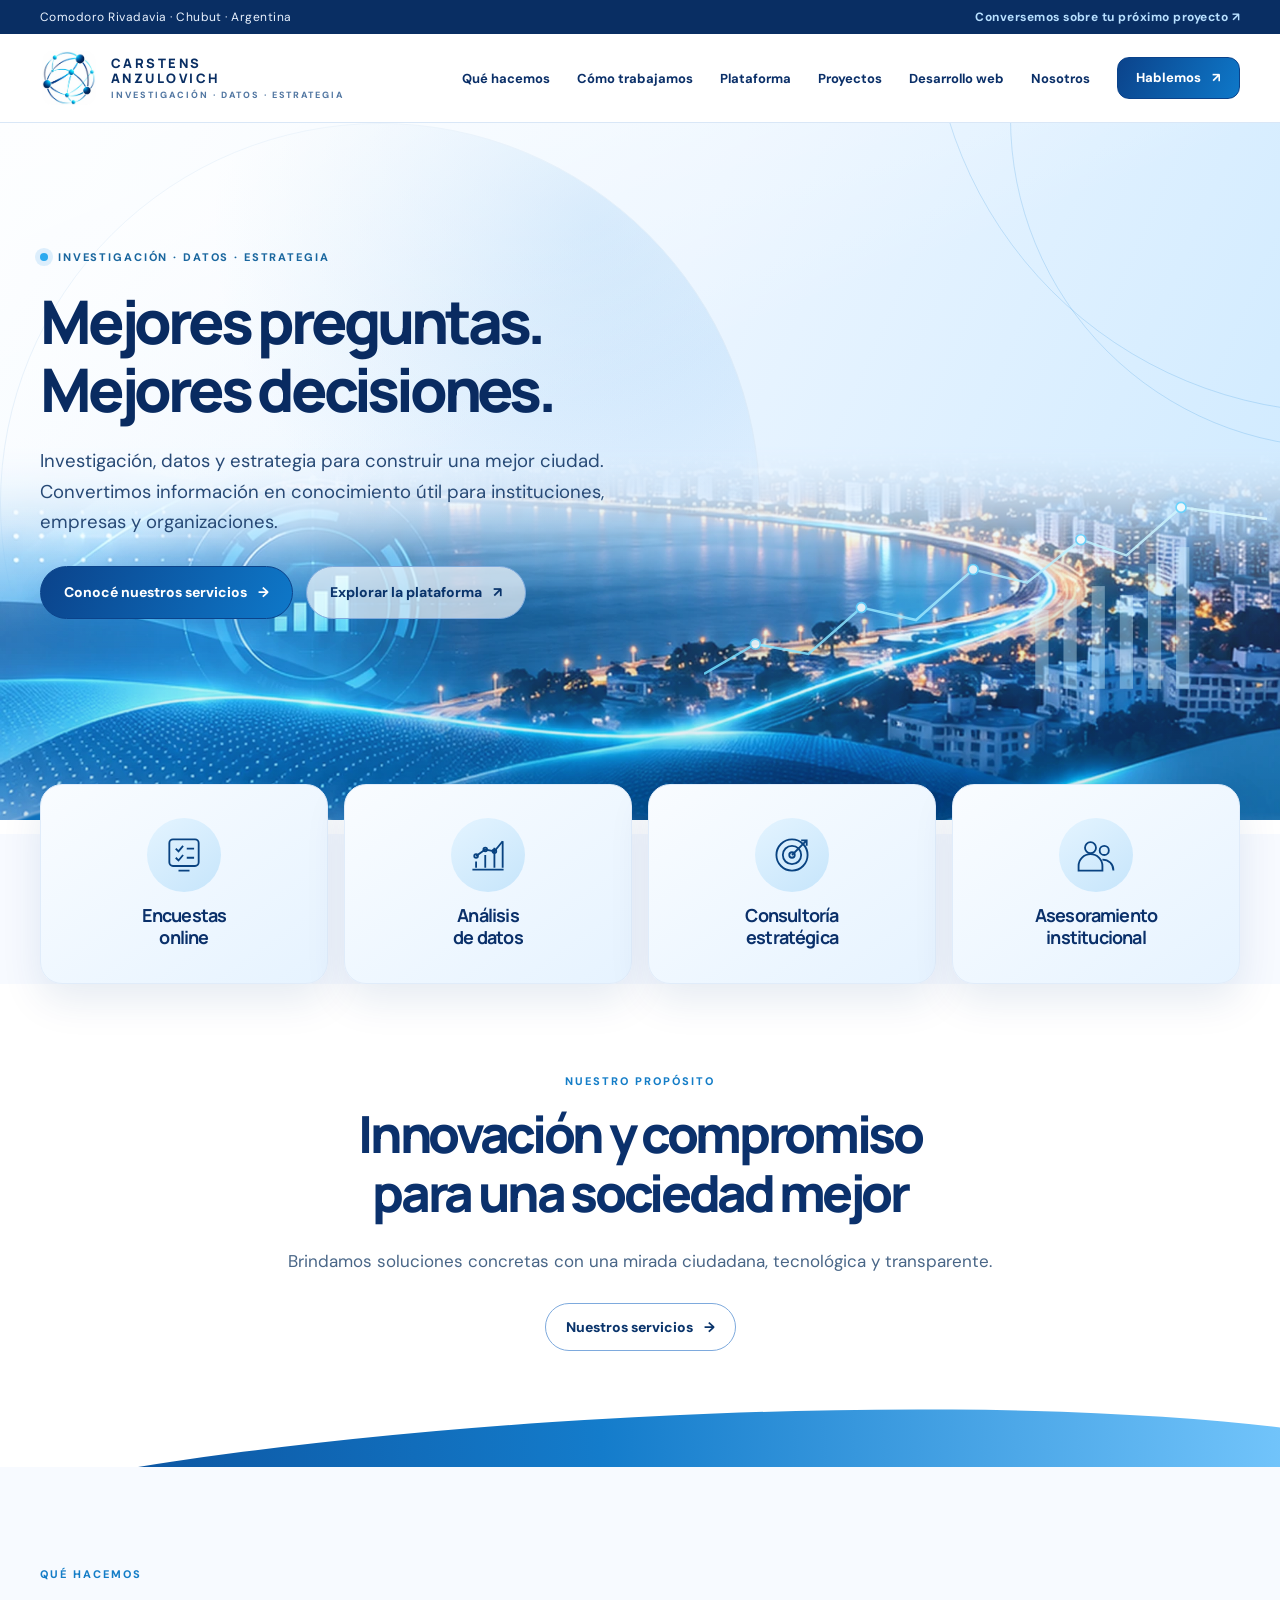
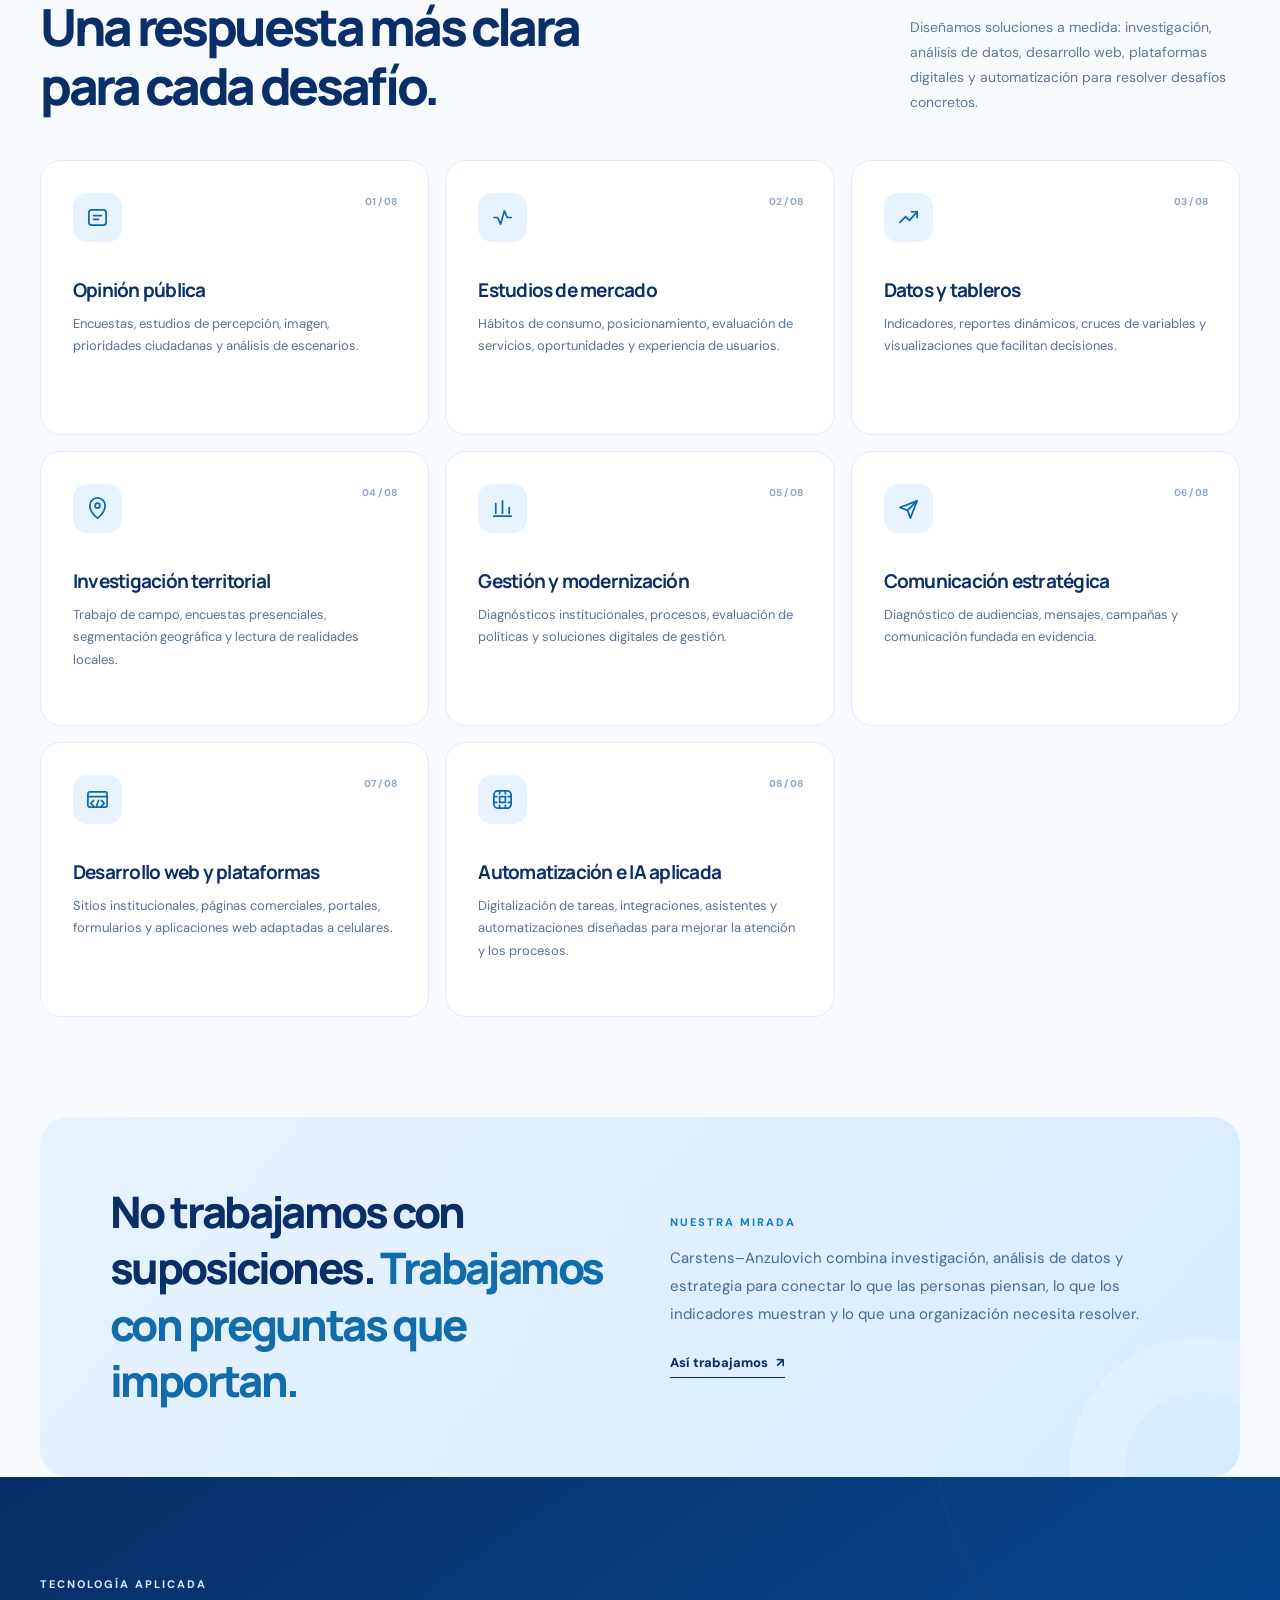
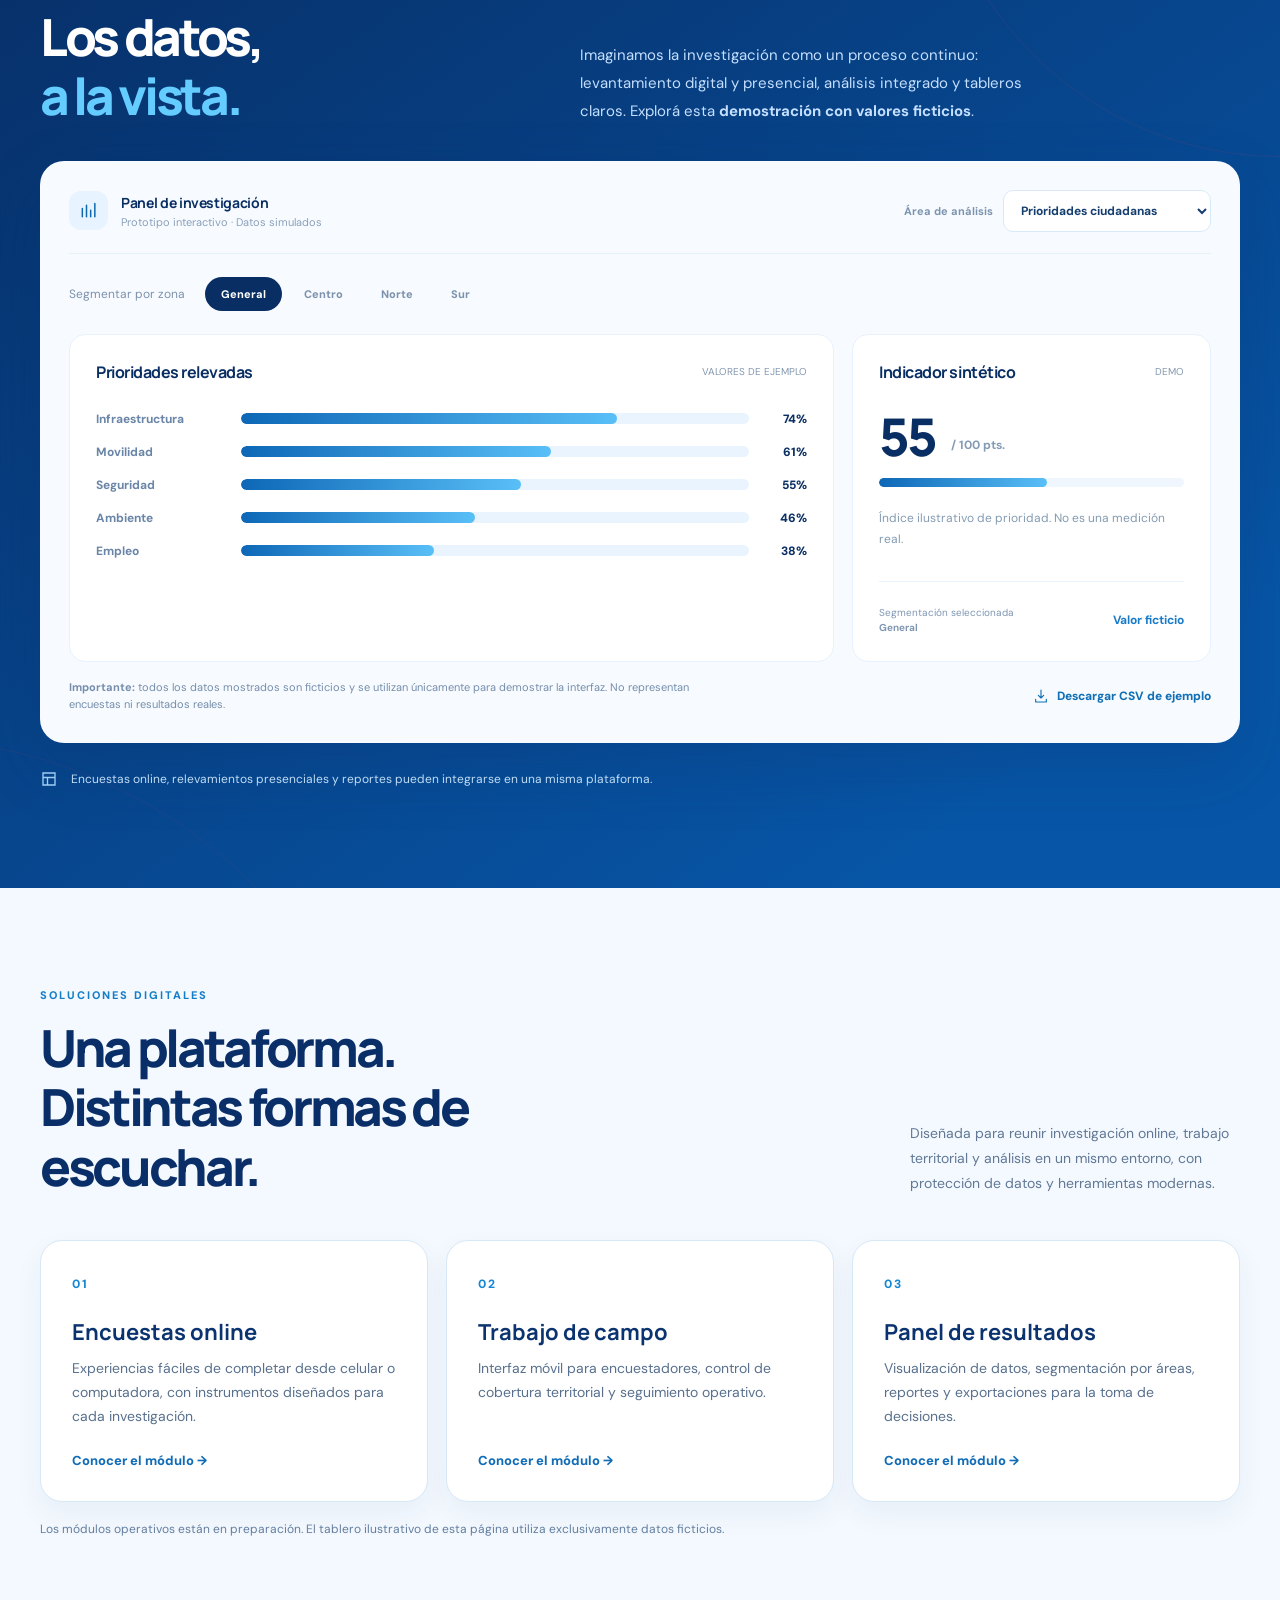
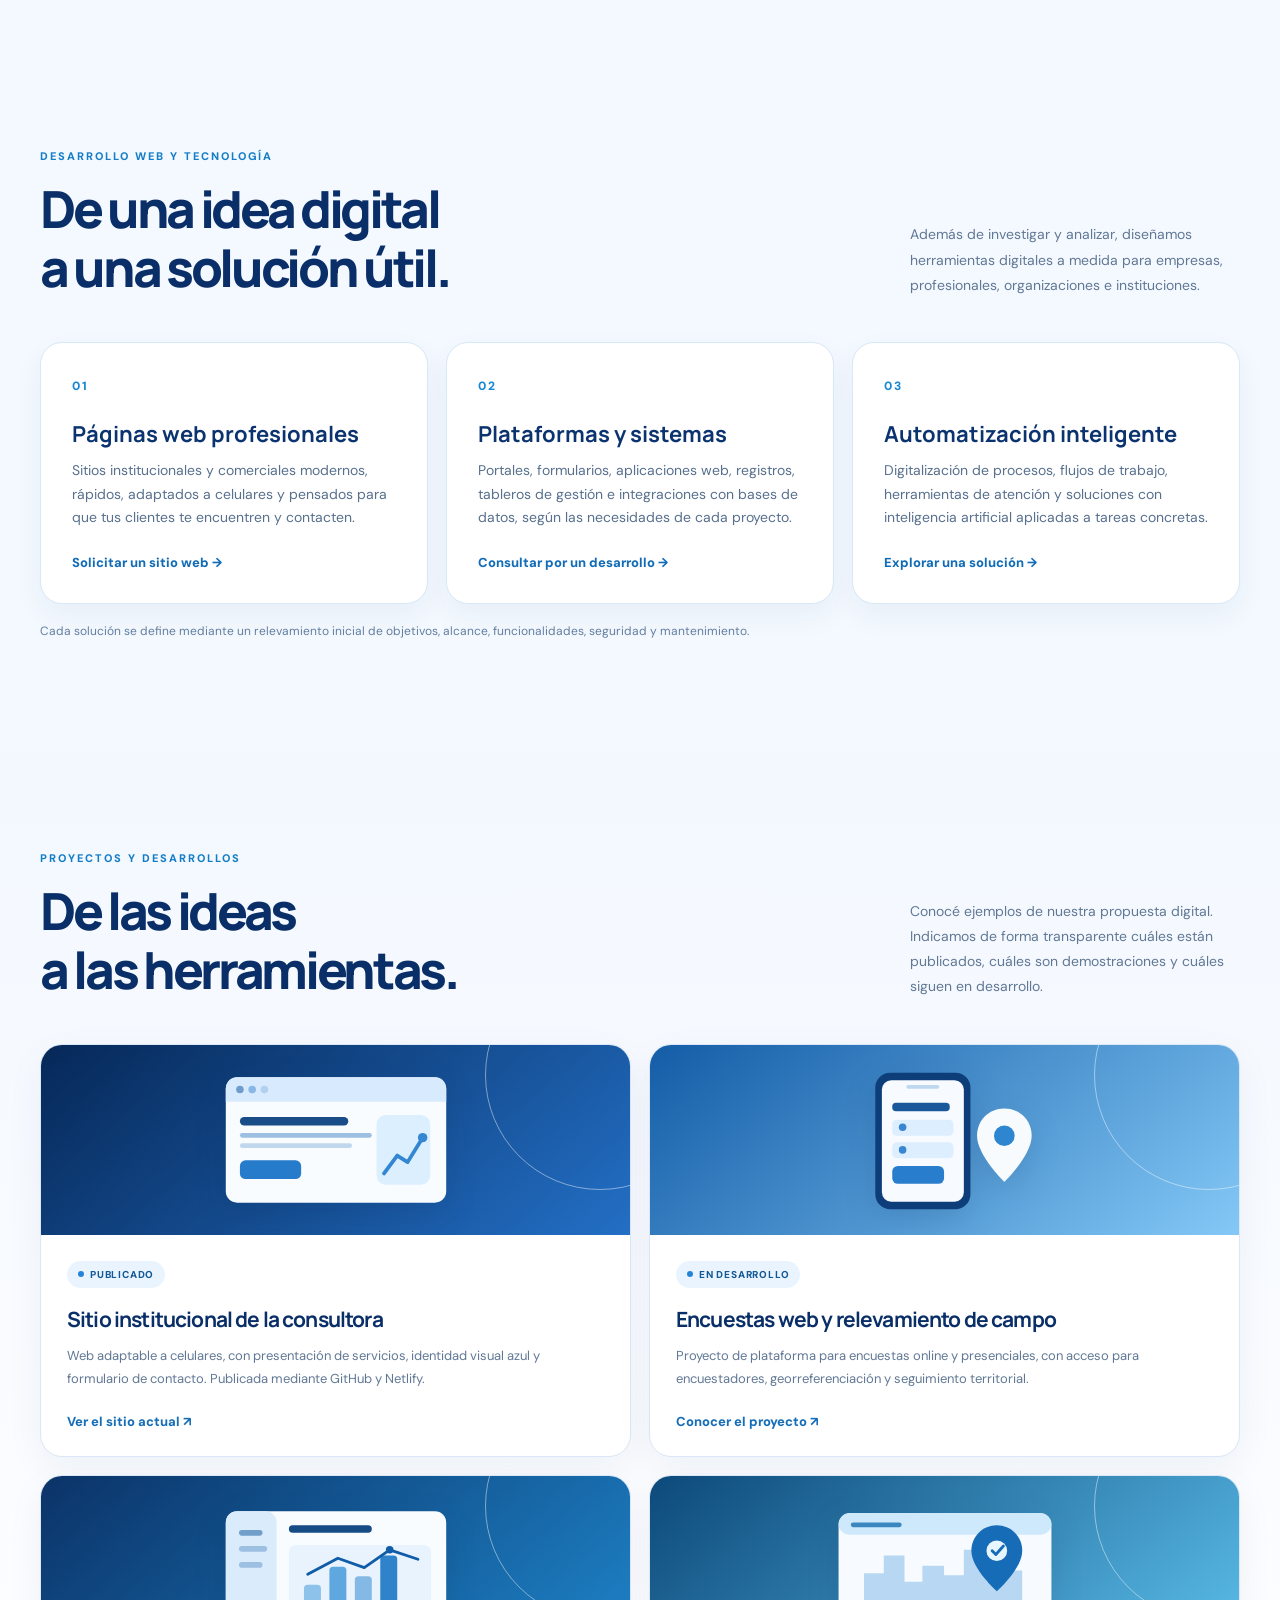
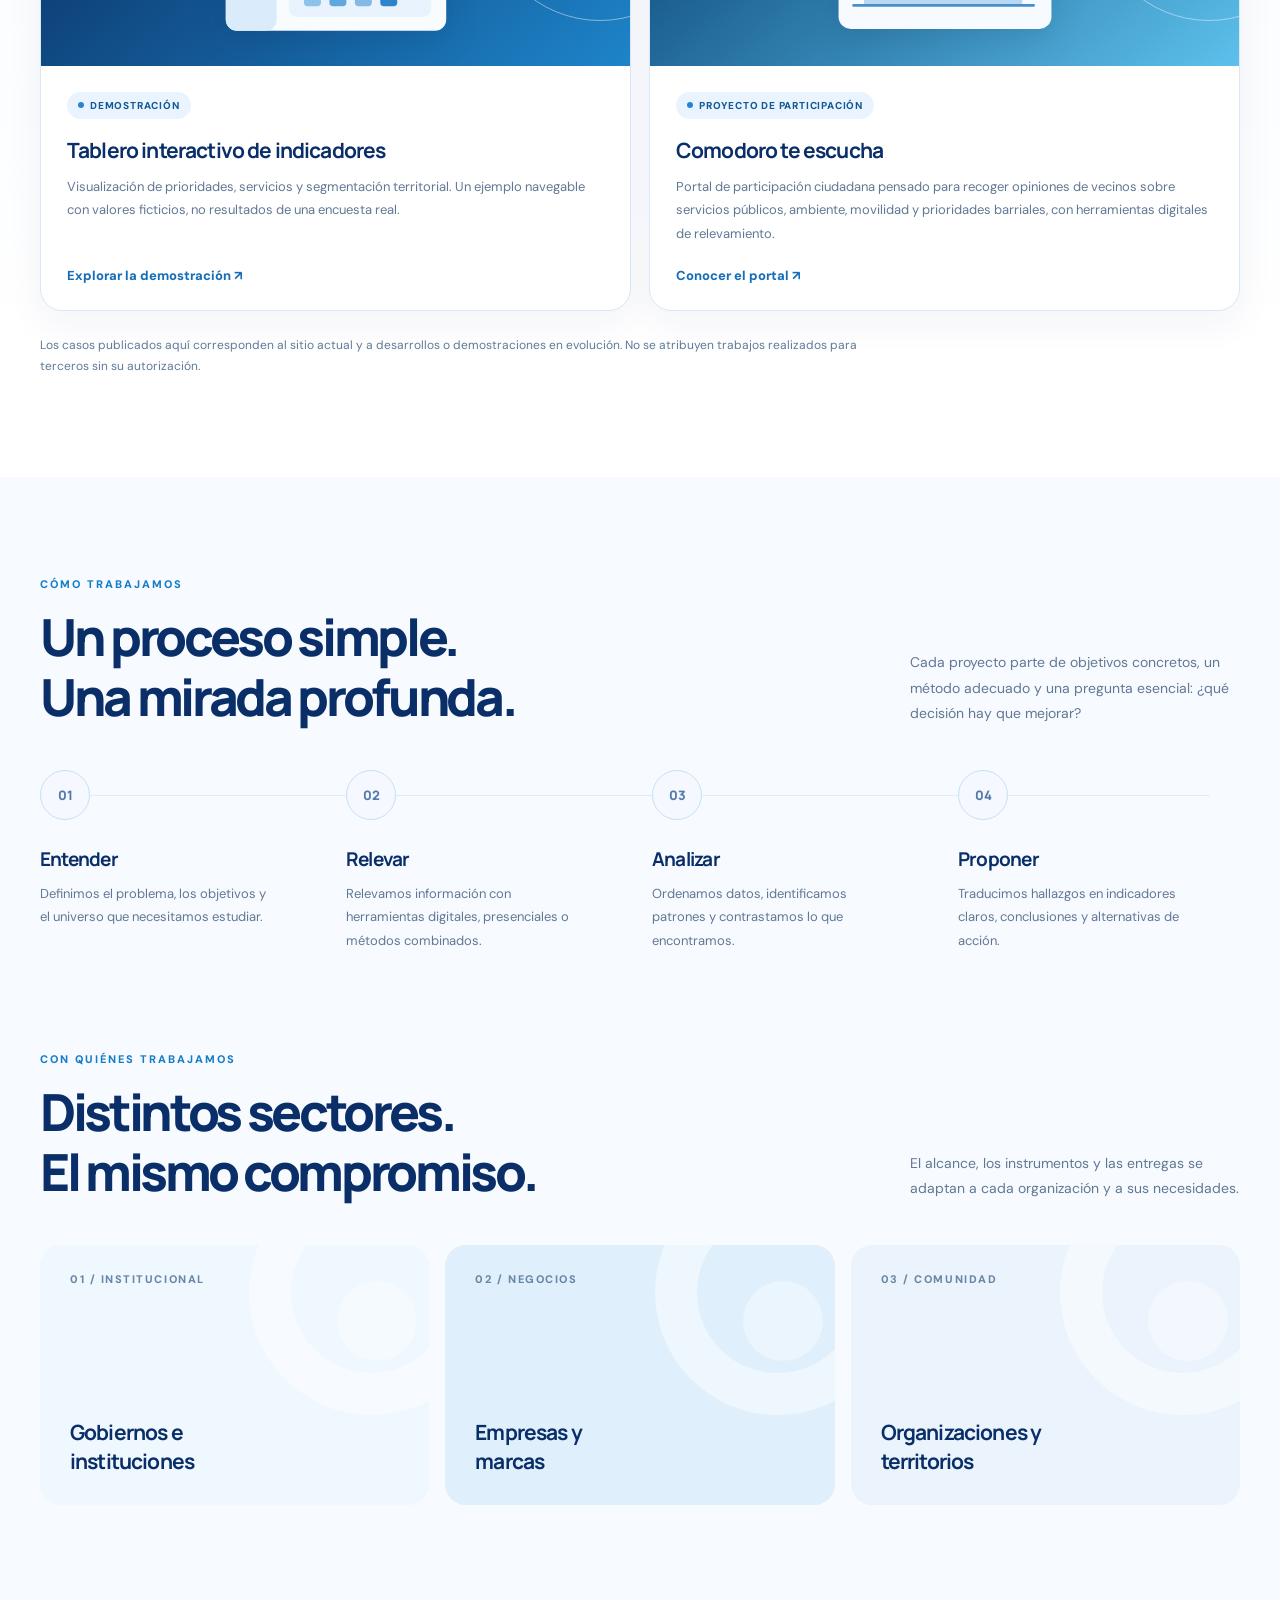
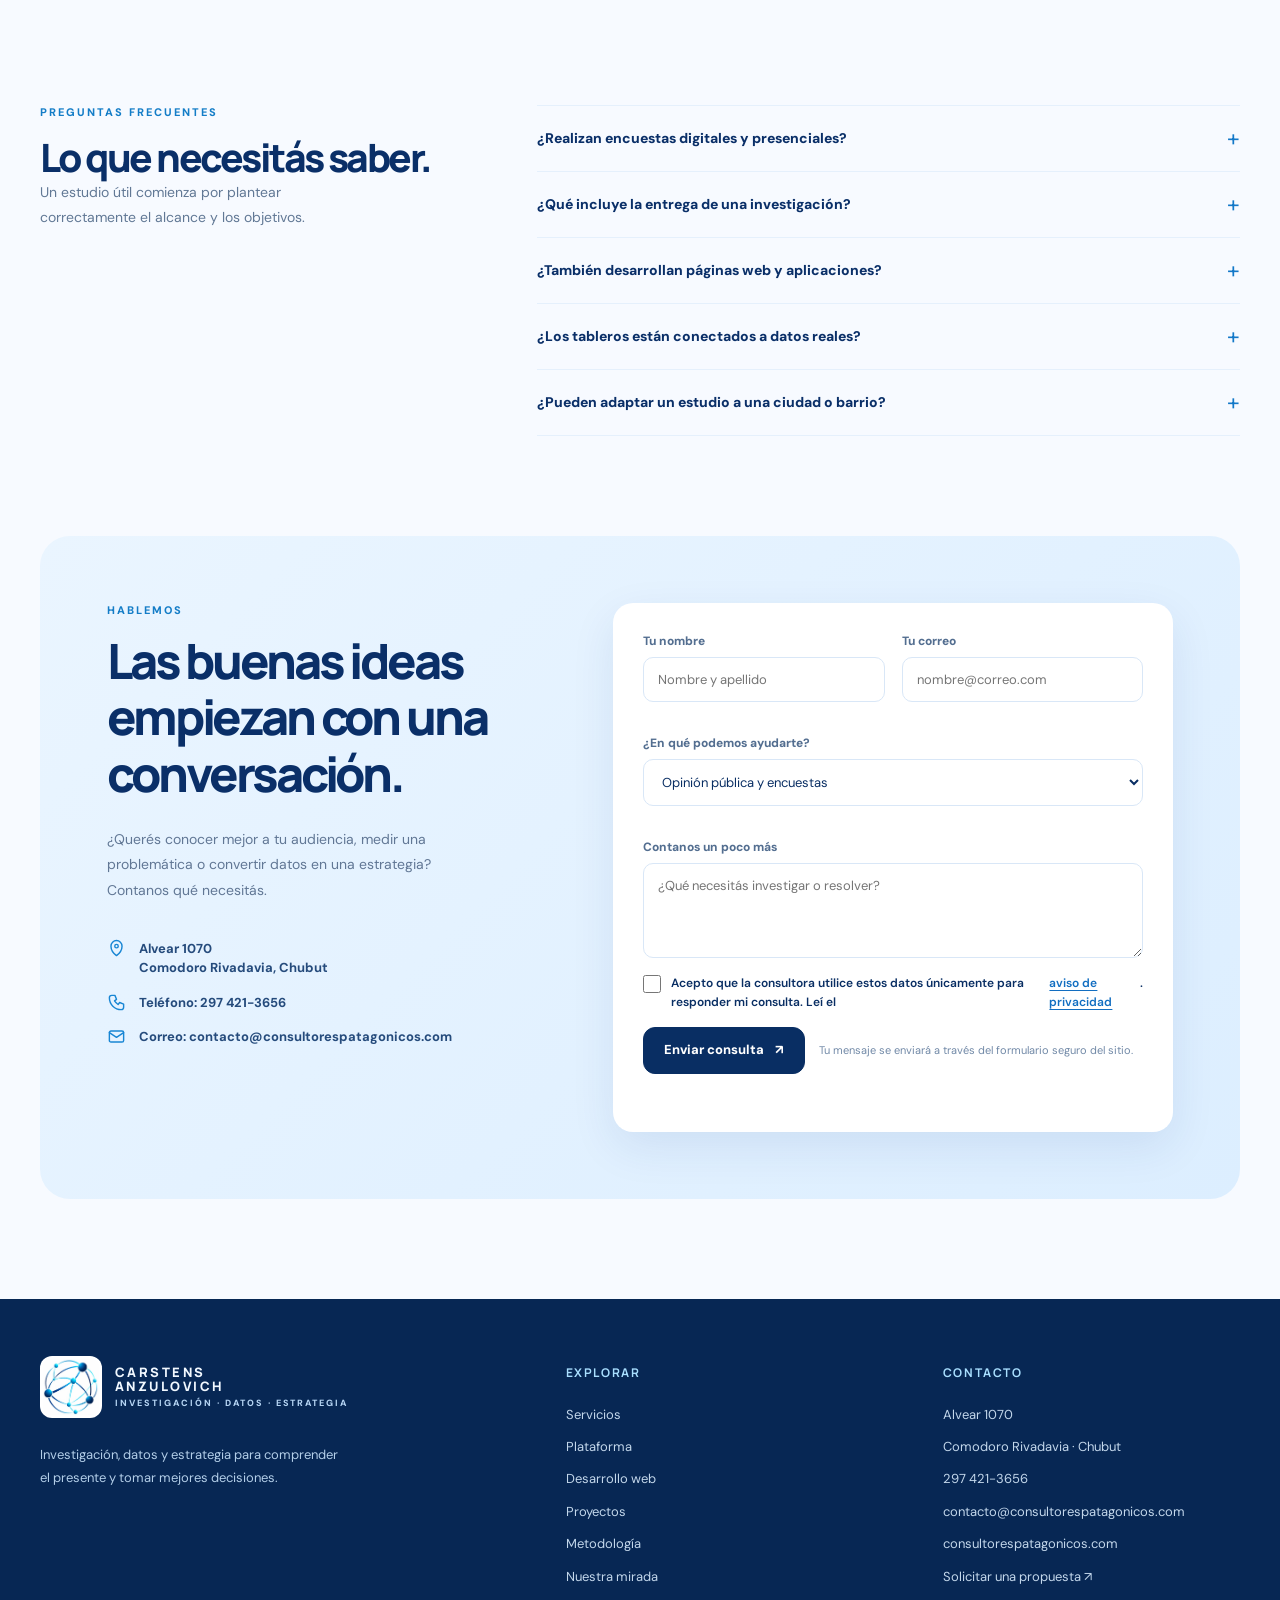
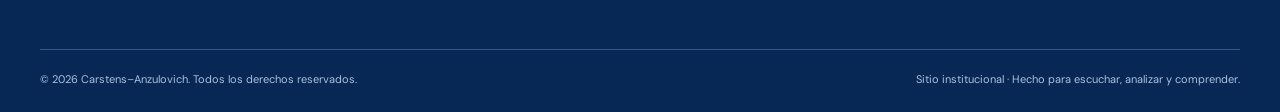
<file: site/index.html>
<!DOCTYPE html>

<html lang="es-AR">
<head>
<meta charset="utf-8"/>
<meta content="width=device-width, initial-scale=1" name="viewport"/>
<meta content="#0b2e63" name="theme-color"/>
<meta content="Carstens Anzulovich, consultora de Comodoro Rivadavia especializada en encuestas, opinión pública, investigación, análisis de datos, desarrollo web y soluciones digitales." name="description"/>
<meta content="website" property="og:type"/>
<meta content="Carstens Anzulovich | Investigación, tecnología y datos" property="og:title"/>
<meta content="Transformamos preguntas en información útil e información en mejores decisiones." property="og:description"/>
<link href="https://consultorespatagonicos.com/" rel="canonical"/>
<meta content="https://consultorespatagonicos.com/" property="og:url"/>
<meta content="Carstens Anzulovich" property="og:site_name"/>
<meta content="summary" name="twitter:card"/>
<meta content="Carstens Anzulovich | Investigación, tecnología y datos" name="twitter:title"/>
<meta content="Mejores preguntas. Mejores decisiones. Estudios de opinión pública, investigación, datos y estrategia." name="twitter:description"/>
<script type="application/ld+json">{"@context":"https://schema.org","@type":"Organization","name":"Carstens–Anzulovich Consultora","alternateName":"Carstens Anzulovich","url":"https://consultorespatagonicos.com/","description":"Investigación de opinión pública, estudios de mercado, relevamientos, desarrollo web, automatización y análisis de datos.","logo":"https://consultorespatagonicos.com/logo.webp","address":{"@type":"PostalAddress","streetAddress":"Alvear 1070","addressLocality":"Comodoro Rivadavia","addressRegion":"Chubut","addressCountry":"AR"},"telephone":"2974213656","email":"contacto@consultorespatagonicos.com"}</script>
<script type="application/ld+json">{"@context":"https://schema.org","@type":"WebSite","name":"Carstens Anzulovich","alternateName":"Carstens–Anzulovich Consultora","url":"https://consultorespatagonicos.com/"}</script>
<link href="favicon.png" rel="icon" type="image/png"/>
<link href="https://fonts.googleapis.com" rel="preconnect"/>
<link crossorigin="" href="https://fonts.gstatic.com" rel="preconnect"/>
<link href="https://fonts.googleapis.com/css2?family=DM+Sans:wght@400;500;600;700;800&amp;family=Manrope:wght@400;500;600;700;800&amp;display=swap" rel="stylesheet"/>
<title>Carstens Anzulovich | Consultora en Comodoro Rivadavia</title>
<style>
    :root {
      --ink:#0b2e63; --ink-2:#285182; --muted:#617795; --cream:#f5f9ff;
      --paper:#ffffff; --lime:#1378c8; --mint:#e5f2ff; --line:#d9e7f7;
      --dark:#092c60; --dark-2:#17477d; --max:1200px;
      --r:22px; --shadow:0 18px 55px rgba(14,56,112,.10);
    }
    *,*::before,*::after{box-sizing:border-box}
    html{scroll-behavior:smooth;scroll-padding-top:92px}
    body{margin:0;background:var(--cream);color:var(--ink);font-family:'DM Sans',system-ui,-apple-system,BlinkMacSystemFont,'Segoe UI',sans-serif;-webkit-font-smoothing:antialiased}
    a{color:inherit;text-decoration:none}
    button,input,select,textarea{font:inherit}
    button{cursor:pointer}
    img,svg{max-width:100%}
    ::selection{background:var(--lime);color:var(--ink)}
    :focus-visible{outline:3px solid #1378c8;outline-offset:4px}
    .shell{width:min(calc(100% - 64px),var(--max));margin-inline:auto}
    .topline{background:var(--ink);color:#eaf3ff;font-size:12px;letter-spacing:.04em}
    .topline .shell{height:34px;display:flex;justify-content:space-between;align-items:center;gap:14px}
    .topline a{color:#b8e0ff;font-weight:700}
    .nav-wrap{position:sticky;top:0;z-index:40;background:rgba(255,253,248,.93);backdrop-filter:blur(18px);border-bottom:1px solid rgba(14,56,112,.08)}
    .nav{display:flex;align-items:center;justify-content:space-between;height:88px;gap:24px}
    .brand{display:flex;align-items:center;gap:13px;min-width:247px}
    .brand-mark{display:block;width:62px;height:62px;object-fit:contain;border-radius:12px;background:transparent;padding:2px}
    .brand-word{line-height:1.15;display:flex;flex-direction:column;gap:4px}
    .brand-word strong{font-family:Manrope,sans-serif;font-size:13px;letter-spacing:.19em;font-weight:800}
    .brand-word span{font-size:9px;letter-spacing:.22em;color:var(--muted);text-transform:uppercase;font-weight:800}
    .nav-links{display:flex;align-items:center;gap:27px;font-weight:700;font-size:13px}
    .nav-links a:not(.btn){transition:color .2s}
    .nav-links a:not(.btn):hover{color:#1685d9}
    .btn{display:inline-flex;align-items:center;justify-content:center;gap:11px;background:var(--ink);color:white;padding:15px 20px;border:1px solid var(--ink);border-radius:12px;font-size:13px;font-weight:800;line-height:1.15;transition:transform .25s,background .25s,box-shadow .25s}
    .btn:hover{transform:translateY(-2px);background:#12559c;box-shadow:0 10px 22px rgba(14,56,112,.11)}
    .btn svg{width:17px;height:17px;flex:none}
    .btn-lime{background:var(--lime);color:#fff;border-color:var(--lime)}
    .btn-lime:hover{background:#095fae}
    .btn-ghost{background:transparent;color:var(--ink);border-color:#ccdeee}
    .btn-ghost:hover{background:#edf6ff;box-shadow:none}
    .nav-cta{padding:13px 18px;background:#1378c8;border-color:#1378c8;color:#fff}
    .mobile-toggle{display:none;border:0;background:transparent;color:var(--ink);padding:10px;border-radius:10px}
    .mobile-toggle svg{width:26px;height:26px}
    .hero{position:relative;overflow:hidden;padding:108px 0 118px;background:radial-gradient(circle at 15% 15%, rgba(125,190,245,.16), transparent 38%),linear-gradient(150deg,#ffffff 0%,#f5f9ff 60%,#e4f2ff 100%)}
    .hero::before{content:'';position:absolute;z-index:0;width:760px;height:760px;border:1px solid #dcebf9;border-radius:50%;top:-490px;right:-280px;pointer-events:none;animation:floatSlow 18s ease-in-out infinite}
    .hero::after{content:'';position:absolute;z-index:0;width:450px;height:450px;border:1px solid #dcebf9;border-radius:50%;top:-280px;right:-110px;pointer-events:none;animation:floatSlow 22s ease-in-out infinite reverse}
    .hero-grid{display:grid;grid-template-columns:1.08fr .92fr;align-items:center;gap:70px;position:relative;z-index:1}
    .eyebrow{display:inline-flex;gap:10px;align-items:center;color:#6c80a0;text-transform:uppercase;letter-spacing:.17em;font-size:11px;font-weight:800}
    .eyebrow:before{content:'';width:8px;height:8px;background:#1378c8;border-radius:50%;box-shadow:0 0 0 5px rgba(28,129,216,.13)}
    h1,h2,h3,p{margin-top:0}
    h1,h2,h3{font-family:Manrope,'DM Sans',sans-serif}
    h1{font-size:clamp(53px,5.35vw,78px);line-height:1.105;letter-spacing:-.075em;font-weight:800;margin:25px 0}
    h1 em{font-style:normal;color:#1887d9}
    .hero-copy .lead{font-size:17px;line-height:1.8;max-width:535px;color:#617795;margin:0 0 30px}
    .hero-actions{display:flex;align-items:center;gap:13px;flex-wrap:wrap}
    .hero-small{display:flex;align-items:center;gap:14px;margin-top:42px;padding-top:23px;border-top:1px solid var(--line);max-width:510px}
    .hero-small .dots{display:flex;margin-right:6px}
    .hero-small .dots i{width:14px;height:14px;border:2px solid var(--cream);border-radius:50%;background:#0b2e63;margin-right:-5px}
    .hero-small .dots i:nth-child(2){background:#6bb8ee}.hero-small .dots i:nth-child(3){background:#acd6f6}
    .hero-small p{font-size:12px;line-height:1.6;color:var(--muted);margin:0}
    .hero-small strong{color:var(--ink)}
    .hero-visual{position:relative;min-width:0;padding:22px 0}
    .visual-board{position:relative;background:linear-gradient(180deg,#ffffff 0%,#ffffff 100%);border:1px solid #d9e7f7;border-radius:30px;padding:25px;box-shadow:0 34px 90px rgba(14,56,112,.11);transform:rotate(1deg);backdrop-filter:blur(8px);animation:cardFloat 10s ease-in-out infinite}
    .visual-board::before{content:'';position:absolute;inset:12px -15px -12px 15px;background:linear-gradient(135deg,#edf6ff,#e5f3ff);border-radius:28px;z-index:-1;transform:rotate(3deg)}
    .visual-top{display:flex;align-items:center;justify-content:space-between;gap:20px;margin-bottom:18px}
    .visual-top small{font-size:10px;letter-spacing:.16em;font-weight:800;color:#7288a9}
    .demotag{display:inline-flex;border:1px solid #dcecfb;border-radius:100px;color:#1887d9;background:#f0f8ff;padding:6px 9px;font-size:10px;font-weight:800;letter-spacing:.09em}
    .visual-title{font-family:Manrope,sans-serif;font-weight:800;font-size:24px;line-height:1.3;letter-spacing:-.04em;margin:0 0 13px}
    .viz-meta{display:flex;justify-content:space-between;gap:10px;font-size:11px;color:#8395b0;margin-bottom:23px}
    .viz-plot{position:relative;background:#ffffff;border:1px solid #edf6ff;border-radius:18px;padding:28px 20px 18px;overflow:hidden}
    .viz-grid{position:absolute;inset:0;background-image:linear-gradient(to right,rgba(14,56,112,.045) 1px,transparent 1px),linear-gradient(to bottom,rgba(14,56,112,.045) 1px,transparent 1px);background-size:38px 38px}
    .viz-lines{position:relative;width:100%;height:190px}
    .viz-lines svg{width:100%;height:100%;overflow:visible}
    .viz-legend{position:relative;display:flex;flex-wrap:wrap;gap:17px;margin-top:9px;font-size:10px;font-weight:700;color:#7085a5}
    .viz-legend span{display:flex;align-items:center;gap:7px}
    .viz-legend i{width:8px;height:8px;border-radius:50%;background:#6bb8ee}
    .viz-legend span:nth-child(2) i{background:#092c60}
    .viz-split{display:grid;grid-template-columns:1fr 1fr;gap:12px;margin-top:13px}
    .viz-stat{border:1px solid #dceaf7;border-radius:15px;padding:14px}
    .viz-stat span{display:block;font-size:10px;color:#7e94b0;margin-bottom:9px}
    .viz-stat strong{font-family:Manrope,sans-serif;letter-spacing:-.045em;font-size:18px}
    .viz-stat small{font-size:10px;color:#1887d9;display:block;margin-top:4px}
    .float-chip{position:absolute;right:-27px;bottom:-13px;background:linear-gradient(135deg,var(--ink),var(--ink-2));color:#fff;padding:13px 16px;box-shadow:var(--shadow);border-radius:13px;transform:rotate(-3deg);display:flex;align-items:center;gap:12px;font-size:11px;font-weight:700;animation:chipPulse 6s ease-in-out infinite}
    .float-chip i{width:25px;height:25px;display:grid;place-items:center;border-radius:9px;background:var(--lime);color:var(--ink);font-style:normal;font-size:17px}
    .stripe{background:#f4f9ff;border-top:1px solid #dfeafa;border-bottom:1px solid #dfeafa}
    .stripe-content{padding:27px 0;display:flex;align-items:center;justify-content:space-between;gap:25px}
    .stripe p{font-family:Manrope,sans-serif;font-size:12px;font-weight:800;letter-spacing:.07em;margin:0;color:#4f6c91}
    .stripe-items{display:flex;gap:31px;flex-wrap:wrap;align-items:center}
    .stripe-items span{display:flex;align-items:center;gap:7px;font-size:12px;font-weight:700;color:#52749f}
    .stripe-items span::before{content:'';width:5px;height:5px;background:#1378c8;border-radius:50%}
    .section{padding:106px 0}
    .section-head{display:flex;align-items:end;justify-content:space-between;gap:50px;margin-bottom:44px}
    .section-kicker{display:block;color:#1887d9;text-transform:uppercase;letter-spacing:.18em;font-size:11px;font-weight:800;margin-bottom:16px}
    h2{font-size:clamp(35px,4vw,54px);line-height:1.16;letter-spacing:-.065em;font-weight:800;margin-bottom:0}
    .section-head h2{max-width:650px}
    .section-head p{max-width:330px;line-height:1.8;color:var(--muted);font-size:14px;margin:0}
    .services-grid{display:grid;grid-template-columns:repeat(3,minmax(0,1fr));gap:16px}
    .service{background:white;border:1px solid #d9e7f7;border-radius:21px;padding:32px;min-height:275px;position:relative;transition:transform .25s,box-shadow .25s,border-color .25s}
    .service:hover{transform:translateY(-5px);box-shadow:var(--shadow);border-color:#cbdff1}
    .service-icon{display:grid;place-items:center;width:49px;height:49px;border-radius:14px;background:#eaf4ff;color:#177bca;margin-bottom:35px}
    .service-icon svg{width:23px;height:23px}
    .service h3{letter-spacing:-.04em;font-size:19px;margin:0 0 10px}
    .service p{font-size:13px;line-height:1.75;color:#617795;margin:0}
    .service-num{position:absolute;top:34px;right:31px;font-size:10px;color:#91a8c1;font-weight:800}
    .belief{background:#edf6ff;border-radius:28px;padding:67px 70px;display:grid;grid-template-columns:1fr 1fr;gap:60px;align-items:center;overflow:hidden;position:relative}
    .belief::after{content:'';width:260px;height:260px;border:55px solid rgba(255,255,255,.2);border-radius:50%;position:absolute;right:-90px;bottom:-120px}
    .belief .quote{font-family:Manrope,sans-serif;font-size:clamp(28px,3.4vw,47px);line-height:1.3;font-weight:800;letter-spacing:-.06em;margin:0}
    .belief .quote span{color:#1887d9}
    .belief aside{position:relative;z-index:1}
    .belief aside p{line-height:1.85;color:#617795;font-size:15px;margin-bottom:23px}
    .belief aside a{font-weight:800;font-size:13px;display:inline-flex;align-items:center;gap:8px;border-bottom:1px solid var(--ink);padding-bottom:6px}
    .dashboard-wrap{background:#082c5c;color:#fff;position:relative;overflow:hidden}
    .dashboard-wrap::before{content:'';width:700px;height:700px;position:absolute;right:-350px;top:-420px;border-radius:50%;border:1px solid rgba(200,70,95,.12)}
    .dashboard-wrap::after{content:'';width:1000px;height:1000px;position:absolute;left:-600px;bottom:-850px;border-radius:50%;border:1px solid rgba(200,70,95,.09)}
    .dashboard-head{position:relative;z-index:1;display:grid;grid-template-columns:.8fr 1.2fr;gap:100px;align-items:end;margin-bottom:35px}
    .dashboard-head h2{color:#fff}
    .dashboard-head h2 span{color:#a5d5fc}
    .dashboard-head p{color:#c1dff5;line-height:1.85;font-size:15px;max-width:490px;margin:0}
    .dashboard-shell{position:relative;z-index:1;border-radius:24px;background:#ffffff;color:var(--ink);padding:29px;box-shadow:0 24px 65px rgba(9,46,98,.20)}
    .dashboard-toolbar{display:flex;align-items:center;justify-content:space-between;gap:20px;flex-wrap:wrap;border-bottom:1px solid #e5f1fa;padding-bottom:21px}
    .dashboard-toolbar .dashboard-title{display:flex;align-items:center;gap:13px}
    .dashboard-icon{width:39px;height:39px;background:#edf6ff;border-radius:12px;display:grid;place-items:center;color:#177bca}
    .dashboard-icon svg{width:20px;height:20px}
    .dashboard-toolbar strong{display:block;font-size:14px;font-family:Manrope,sans-serif;letter-spacing:-.025em}
    .dashboard-toolbar small{font-size:11px;color:#8aa0ba;display:block;margin-top:3px}
    .dash-controls{display:flex;align-items:center;gap:10px;flex-wrap:wrap}
    .dash-controls label{font-size:11px;color:#7c93af;font-weight:700}
    .dash-controls select{border:1px solid #d8eafa;padding:11px 37px 11px 13px;border-radius:10px;background:#fff;color:#153e6f;font-size:12px;font-weight:700;min-width:180px;max-width:100%}
    .zone-control{display:flex;align-items:center;gap:6px;margin:23px 0}
    .zone-control span{font-size:12px;color:#7d91ac;margin-right:14px}
    .zone-control button{border:1px solid transparent;background:transparent;border-radius:100px;padding:9px 15px;color:#7d92ac;font-size:11px;font-weight:800}
    .zone-control button[aria-pressed="true"]{background:var(--ink);color:white}
    .zone-control button:hover:not([aria-pressed="true"]){border-color:#d6eafa}
    .dash-main{display:grid;grid-template-columns:1.6fr .75fr;gap:18px}
    .dash-panel{background:white;border:1px solid #e7f2fd;border-radius:16px;padding:26px}
    .dash-panel header{display:flex;align-items:center;justify-content:space-between;gap:12px;margin-bottom:28px}
    .dash-panel header h3{font-size:16px;letter-spacing:-.03em;margin:0}
    .dash-panel header small{font-size:10px;color:#8398b0}
    .bar-row{display:grid;grid-template-columns:132px 1fr 45px;align-items:center;gap:13px;margin:17px 0}
    .bar-row .bar-label{font-size:12px;font-weight:700;color:#6985a7}
    .bar-track{height:11px;border-radius:9px;background:#eaf4ff;overflow:hidden}
    .bar-fill{height:100%;width:0%;background:#1378c8;border-radius:9px;transition:width .55s ease}
    .bar-row:nth-child(even) .bar-fill{background:#a5cce8}
    .bar-val{font-size:12px;font-weight:800;text-align:right;color:#0b2e63;font-variant-numeric:tabular-nums}
    .dash-score{display:flex;align-items:center;gap:17px;margin-bottom:15px}
    .dash-score .score{font-family:Manrope,sans-serif;font-size:52px;letter-spacing:-.07em;font-weight:800;line-height:1}
    .dash-score .suffix{color:#849bb4;font-size:12px;font-weight:700;margin-top:16px}
    .score-meter{height:9px;background:#eff6fd;border-radius:9px;overflow:hidden;margin:0 0 21px}
    .score-meter span{display:block;background:#1378c8;height:100%;width:68%;border-radius:9px;transition:width .55s ease}
    .score-caption{line-height:1.8;font-size:12px;color:#849bb2;margin:0}
    .score-graphic{margin-top:30px;border-top:1px solid #e9f4ff;padding-top:23px;display:flex;align-items:center;justify-content:space-between;gap:12px}
    .score-graphic span{font-size:10px;color:#7f96b3;line-height:1.5}
    .score-graphic b{font-size:12px;color:#177bca}
    .dash-bottom{display:flex;align-items:center;justify-content:space-between;gap:18px;margin-top:17px;flex-wrap:wrap}
    .demo-disclaimer{font-size:11px;line-height:1.6;color:#758dab;max-width:620px;margin:0}
    .download-btn{border:0;background:transparent;display:flex;align-items:center;gap:8px;color:#177bca;font-size:12px;font-weight:800;padding:9px 0}
    .download-btn:hover{text-decoration:underline}
    .download-btn svg{width:16px;height:16px}
    .dashboard-foot{margin-top:27px;display:flex;align-items:center;gap:13px;color:#b5d6f0;font-size:12px}
    .dashboard-foot svg{width:18px;height:18px;color:#a5d5fc}
    .steps{display:grid;grid-template-columns:repeat(4,1fr);gap:24px;position:relative}
    .steps::before{content:'';position:absolute;top:25px;left:30px;right:30px;height:1px;background:#dfedfa}
    .step{position:relative}
    .step-number{display:grid;place-items:center;background:var(--cream);border:1px solid #c6e0f4;width:50px;height:50px;border-radius:50%;font-family:Manrope,sans-serif;color:#547aab;font-size:13px;font-weight:800;margin-bottom:26px}
    .step h3{font-size:19px;letter-spacing:-.04em;margin-bottom:10px}
    .step p{font-size:13px;color:var(--muted);line-height:1.8;margin:0;max-width:235px}
    .audiences{display:grid;grid-template-columns:repeat(3,1fr);gap:16px}
    .audience{min-height:260px;padding:30px;border-radius:21px;overflow:hidden;position:relative;background:#e4f1fd;display:flex;align-items:flex-end}
    .audience:nth-child(2){background:#dfeffb}.audience:nth-child(3){background:#ebf4fc}
    .audience::before{content:'';position:absolute;right:-65px;top:-75px;width:245px;height:245px;border-radius:50%;border:42px solid rgba(255,255,255,.45)}
    .audience::after{content:'';position:absolute;right:12px;top:36px;width:80px;height:80px;border-radius:50%;background:rgba(255,255,255,.34)}
    .audience h3{position:relative;z-index:1;font-size:21px;letter-spacing:-.04em;line-height:1.35;max-width:170px;margin:0}
    .audience span{position:absolute;top:27px;left:30px;font-size:11px;color:#6886a6;font-weight:800;letter-spacing:.14em}
    .faq-section{padding-top:0}
    .faq-grid{display:grid;grid-template-columns:.75fr 1.25fr;gap:75px}
    .faq-grid h2{font-size:39px}
    .faq-grid p{font-size:14px;color:var(--muted);line-height:1.8;max-width:290px}
    details{border-bottom:1px solid #e5f0fc;padding:21px 0}
    details:first-child{border-top:1px solid #e5f0fc}
    summary{list-style:none;display:flex;align-items:center;justify-content:space-between;gap:20px;cursor:pointer;font-weight:800;font-size:14px}
    summary::-webkit-details-marker{display:none}
    summary:after{content:'+';font-size:23px;font-weight:400;color:#1378c8;line-height:1}
    details[open] summary:after{content:'−'}
    details p{font-size:13px!important;line-height:1.8;max-width:none!important;margin:15px 26px 0 0!important}
    .contact-section{padding:0 0 100px}
    .contact-card{background:#e8f4ff;border-radius:30px;padding:67px;display:grid;grid-template-columns:.87fr 1.13fr;gap:75px}
    .contact-intro h2{font-size:clamp(37px,3.8vw,53px)}
    .contact-intro p{font-size:14px;line-height:1.8;color:#617795;max-width:350px;margin:25px 0 36px}
    .contact-detail{display:flex;align-items:flex-start;gap:13px;margin:15px 0;color:#254b7c;font-size:13px;font-weight:700;line-height:1.5}
    .contact-detail svg{width:19px;height:19px;color:#1886d4;flex:none}
    .contact-form{background:white;border-radius:20px;padding:30px;box-shadow:0 12px 35px rgba(13,67,129,.06)}
    .form-grid{display:grid;grid-template-columns:1fr 1fr;gap:17px}
    .form-field{display:flex;flex-direction:column;gap:8px;margin-bottom:16px}
    .form-field.full{grid-column:1/-1}
    .form-field label{font-size:12px;font-weight:800;color:#536e90}
    .form-field input,.form-field textarea,.form-field select{background:#ffffff;color:var(--ink);border:1px solid #d9e7f7;border-radius:10px;outline:0;padding:13px 14px;width:100%;font-size:13px;transition:border-color .2s,box-shadow .2s}
    .form-field textarea{min-height:95px;resize:vertical}
    .form-field input:focus,.form-field textarea:focus,.form-field select:focus{border-color:#1378c8;box-shadow:0 0 0 3px rgba(28,129,216,.13)}
    .form-send{display:flex;align-items:center;gap:14px;flex-wrap:wrap}
    .form-note{font-size:11px;color:#7189a7;line-height:1.55;flex:1;margin:0;min-width:150px}
    #formStatus{font-size:12px;line-height:1.6;color:#1887d9;margin:12px 0 0;min-height:1.3em}
    .footer{background:#082c5c;color:#edf6ff;padding:57px 0 26px}
    .footer-top{display:grid;grid-template-columns:1.2fr .8fr .8fr;gap:80px;padding-bottom:52px}
    .footer .brand-mark{display:block;width:62px;height:62px;object-fit:contain;border-radius:12px;background:transparent;padding:2px}
    .footer .brand-word span{color:#a6bed6}
    .footer-brand p{max-width:300px;font-size:13px;line-height:1.8;color:#a8c5e0;margin:25px 0 0}
    .footer-col h3{font-size:12px;text-transform:uppercase;letter-spacing:.13em;margin:8px 0 22px;color:#8bd3ff}
    .footer-col a,.footer-col p{display:block;font-size:13px;line-height:1.8;color:#b9d3ec;margin:0 0 9px}
    .footer-col a:hover{color:var(--lime)}
    .footer-bottom{border-top:1px solid #2d5686;padding-top:22px;display:flex;justify-content:space-between;gap:15px;flex-wrap:wrap;font-size:11px;color:#b3cde5}

    /* Proyectos: portafolio verificable, separado de demos y trabajos en desarrollo */
    .projects-section{background:linear-gradient(180deg,#f3f8ff 0%,#fff 94%)}
    .projects-grid{display:grid;grid-template-columns:repeat(2,minmax(0,1fr));gap:18px}
    .project-card{background:#fff;border:1px solid #d9e7f7;border-radius:22px;overflow:hidden;box-shadow:0 12px 38px rgba(10,49,103,.05);display:flex;flex-direction:column;transition:transform .25s,box-shadow .25s}
    .project-card:hover{transform:translateY(-4px);box-shadow:0 18px 42px rgba(10,49,103,.11)}
    .project-art{height:190px;display:grid;place-items:center;position:relative;overflow:hidden}
    .project-art::before{content:'';position:absolute;width:230px;height:230px;border-radius:50%;border:1px solid rgba(255,255,255,.45);top:-85px;right:-85px}
    .project-art svg{width:min(80%,260px);height:146px;position:relative;filter:drop-shadow(0 10px 15px rgba(2,33,79,.13))}
    .project-art.web{background:linear-gradient(140deg,#062858,#236fc5)}
    .project-art.survey{background:linear-gradient(140deg,#145da7,#83c8f6)}
    .project-art.dashboard{background:linear-gradient(140deg,#0b3368,#1e84c9)}
    .project-art.community{background:linear-gradient(140deg,#0c497a,#5dc0ec)}
    .project-body{padding:26px;display:flex;flex-direction:column;align-items:flex-start;flex:1}
    .project-status{display:inline-flex;gap:6px;align-items:center;background:#eaf4ff;color:#125995;border-radius:100px;padding:7px 11px;font-size:10px;letter-spacing:.08em;text-transform:uppercase;font-weight:800}
    .project-status::before{content:'';width:6px;height:6px;border-radius:50%;background:#2684d6}
    .project-body h3{font-size:21px;line-height:1.3;letter-spacing:-.04em;margin:18px 0 11px}
    .project-body p{font-size:13px;line-height:1.8;color:var(--muted);margin:0 0 22px}
    .project-body a{margin-top:auto;color:#176eb8;font-size:13px;font-weight:800}
    .project-body a:hover{text-decoration:underline}
    .projects-note{margin:24px 0 0;color:#607998;font-size:12px;line-height:1.75;max-width:860px}
    @media(max-width:900px){.projects-grid{grid-template-columns:repeat(2,minmax(0,1fr))}}
    @media(max-width:620px){.projects-grid{grid-template-columns:1fr}.project-art{height:175px}.project-body{padding:23px}}
    @media(max-width:1050px){.nav-links{gap:16px}.nav{gap:14px}.brand{min-width:218px}.hero-grid{gap:37px}h1{font-size:clamp(50px,5.7vw,68px)}.section{padding:85px 0}.contact-card{gap:35px;padding:46px}.dashboard-head{gap:45px}}
    @media(max-width:800px){.shell{width:min(calc(100% - 38px),var(--max))}.topline .shell{height:33px}.nav{height:74px}.mobile-toggle{display:block}.nav-links{position:absolute;top:74px;left:0;right:0;background:var(--cream);box-shadow:0 20px 25px rgba(14,56,112,.08);padding:22px 20px 30px;display:none;align-items:stretch;flex-direction:column;gap:0;border-bottom:1px solid var(--line)}.nav-links.is-open{display:flex}.nav-links a{padding:13px 0}.nav-links .btn{margin-top:12px;padding:14px}.hero{padding:67px 0 85px}.hero-grid{grid-template-columns:1fr;gap:52px}.hero-copy .lead{max-width:570px}.hero-visual{width:min(100% - 30px,570px);margin:auto}.stripe-content{flex-direction:column;align-items:flex-start;gap:15px}.stripe-items{gap:14px 22px}.section-head{align-items:flex-start;flex-direction:column;gap:15px}.services-grid{grid-template-columns:repeat(2,minmax(0,1fr))}.belief{grid-template-columns:1fr;padding:45px;gap:20px}.dashboard-head{grid-template-columns:1fr;gap:20px}.dash-main{grid-template-columns:1fr}.steps{grid-template-columns:repeat(2,1fr);gap:38px}.steps::before{display:none}.audiences{grid-template-columns:repeat(3,1fr)}.audience{min-height:190px}.audience h3{font-size:17px}.faq-grid{grid-template-columns:1fr;gap:25px}.contact-card{grid-template-columns:1fr;gap:23px}.contact-intro p{max-width:600px}.footer-top{gap:30px;grid-template-columns:1.2fr 1fr}.footer-top .footer-col:last-child{grid-column:2}}
    @media(max-width:580px){.shell{width:min(calc(100% - 34px),var(--max))}.topline{font-size:10px}.topline .toplink{display:none}.brand{min-width:0}.brand-mark{display:block;width:62px;height:62px;object-fit:contain;border-radius:12px;background:transparent;padding:2px}.brand-word strong{font-size:11px}.brand-word span{font-size:8px}.hero{padding:58px 0 76px}h1{font-size:clamp(44px,10vw,62px)}.hero-copy .lead{font-size:15px}.hero-actions{align-items:stretch}.hero-actions .btn{width:100%}.hero-small{margin-top:28px}.hero-visual{width:calc(100% - 16px)}.visual-board{padding:15px}.visual-title{font-size:20px}.viz-plot{padding:18px 14px 14px}.viz-lines{height:140px}.float-chip{right:-8px;bottom:-19px;font-size:10px}.stripe-items{gap:12px 20px}.stripe-items span{font-size:11px}.section{padding:75px 0}.section-head{margin-bottom:29px}h2{font-size:36px}.services-grid{grid-template-columns:1fr}.service{min-height:230px;padding:27px}.service-icon{margin-bottom:25px}.belief{padding:34px 27px;border-radius:20px}.belief .quote{font-size:33px}.dashboard-shell{padding:16px}.dashboard-toolbar{align-items:flex-start}.dashboard-title{width:100%}.dash-controls{width:100%}.dash-controls select{width:100%;min-width:0}.dash-controls label{width:100%}.zone-control{flex-wrap:wrap;gap:3px;margin:15px 0}.zone-control span{width:100%;margin:0 0 5px}.zone-control button{padding:8px 12px}.dash-panel{padding:18px}.bar-row{grid-template-columns:100px 1fr 40px;gap:9px}.bar-row .bar-label{font-size:10px}.bar-val{font-size:11px}.steps{grid-template-columns:1fr;gap:25px}.step-number{margin-bottom:14px}.step p{max-width:100%}.audiences{grid-template-columns:1fr}.audience{min-height:170px}.faq-grid h2{font-size:36px}.contact-section{padding-bottom:70px}.contact-card{padding:24px 17px;border-radius:22px}.contact-intro{padding:10px 10px 0}.contact-form{padding:21px 17px}.form-grid{grid-template-columns:1fr;gap:0}.footer-top{grid-template-columns:1fr;gap:24px}.footer-top .footer-col:last-child{grid-column:auto}.footer-brand p{margin-top:16px}.footer{padding-top:45px}.footer-bottom{font-size:10px}}
    @keyframes floatSlow{0%,100%{transform:translateY(0)}50%{transform:translateY(14px)}}
    @keyframes cardFloat{0%,100%{transform:rotate(1deg) translateY(0)}50%{transform:rotate(.6deg) translateY(-8px)}}
    @keyframes chipPulse{0%,100%{transform:rotate(-3deg) translateY(0)}50%{transform:rotate(-2deg) translateY(-5px)}}
    .service,.audience,.faq-item,.contact-form,.contact-intro,.metric-card,.dash-panel{transition:transform .35s ease, box-shadow .35s ease, border-color .35s ease}
    .service:hover,.audience:hover,.faq-item:hover,.contact-form:hover,.contact-intro:hover{transform:translateY(-4px);box-shadow:0 16px 36px rgba(14,56,112,.08)}
    .btn,.nav-links a,.zone-control button{transition:transform .25s,background .25s,box-shadow .25s,color .25s,border-color .25s}
    .consent-label{display:flex;align-items:flex-start;gap:10px;line-height:1.55;font-size:12px!important;font-weight:600!important;color:var(--ink)!important}
    .consent-label input{width:18px!important;height:18px;flex:none;margin:1px 0 0;accent-color:#1378c8}
    .consent-label a{color:#126ec1;text-decoration:underline;text-underline-offset:3px}
    .sr-only{position:absolute;width:1px;height:1px;padding:0;margin:-1px;overflow:hidden;clip:rect(0,0,0,0);white-space:nowrap;border:0}
    @media(prefers-reduced-motion:reduce){html{scroll-behavior:auto}*,*::before,*::after{animation-duration:.01ms!important;transition-duration:.01ms!important}}
  </style>
<link href="assets/tema-azul.css" rel="stylesheet"/></head>
<body>
<div class="topline"><div class="shell"><span>Comodoro Rivadavia · Chubut · Argentina</span><a class="toplink" href="#contacto">Conversemos sobre tu próximo proyecto ↗</a></div></div>
<header class="nav-wrap">
<nav aria-label="Navegación principal" class="nav shell">
<a aria-label="Carstens–Anzulovich, ir al inicio" class="brand" href="#inicio"><img alt="Símbolo de Carstens Anzulovich" class="brand-mark" src="logo-mark.webp"/><span class="brand-word"><strong>CARSTENS<br/>ANZULOVICH</strong><span>Investigación · Datos · Estrategia</span></span></a>
<button aria-controls="mainMenu" aria-expanded="false" aria-label="Abrir menú" class="mobile-toggle" id="menuToggle"><svg fill="none" stroke="currentColor" stroke-linecap="round" stroke-width="1.8" viewbox="0 0 24 24"><path d="M4 7h16M4 12h16M4 17h16"></path></svg></button>
<div class="nav-links" id="mainMenu"><a href="#servicios">Qué hacemos</a><a href="#metodo">Cómo trabajamos</a><a href="#plataforma">Plataforma</a><a href="#proyectos">Proyectos</a><a href="#desarrollo-web">Desarrollo web</a><a href="#nosotros">Nosotros</a><a class="btn nav-cta" href="#contacto">Hablemos <span aria-hidden="true">↗</span></a></div>
</nav>
</header>
<main>

<section aria-labelledby="heroTitle" class="hero hero-blue" id="inicio">
<div aria-hidden="true" class="hero-photo"></div>
<div aria-hidden="true" class="hero-shapes"><div class="orb orb-one"></div><div class="orb orb-two"></div></div>
<div aria-hidden="true" class="hero-graph"><svg preserveaspectratio="none" viewbox="0 0 680 240"><defs><lineargradient id="hero-glow" x1="0" x2="1" y1="0" y2="0"><stop offset="0" stop-color="#6fdcff"></stop><stop offset="1" stop-color="#e0faff"></stop></lineargradient></defs><g fill="#d2f3ff" opacity=".46"><rect height="95" width="16" x="400" y="145"></rect><rect height="108" width="16" x="434" y="132"></rect><rect height="124" width="16" x="468" y="116"></rect><rect height="113" width="16" x="502" y="127"></rect><rect height="151" width="16" x="536" y="89"></rect><rect height="171" width="16" x="570" y="69"></rect></g><path d="M0 222 L62 186 L126 198 L190 142 L256 157 L325 96 L390 112 L455 60 L510 79 L576 21 L680 35" fill="none" stroke="url(#hero-glow)" stroke-width="3"></path><g fill="#f8ffff" stroke="#5fd4ff" stroke-width="2"><circle cx="62" cy="186" r="6"></circle><circle cx="190" cy="142" r="6"></circle><circle cx="325" cy="96" r="6"></circle><circle cx="455" cy="60" r="6"></circle><circle cx="576" cy="21" r="6"></circle></g></svg></div>
<div class="shell hero-main">
<div class="hero-copy">
<span class="eyebrow">INVESTIGACIÓN · DATOS · ESTRATEGIA</span>
<h1 id="heroTitle">Mejores preguntas.<br/>Mejores decisiones.</h1>
<p class="lead">Investigación, datos y estrategia para construir una mejor ciudad. Convertimos información en conocimiento útil para instituciones, empresas y organizaciones.</p>
<div class="hero-actions"><a class="btn btn-lime" href="#servicios">Conocé nuestros servicios <span aria-hidden="true">→</span></a><a class="btn btn-ghost" href="#plataforma">Explorar la plataforma <span aria-hidden="true">↗</span></a></div>
</div>
</div>
<div aria-hidden="true" class="hero-curve"></div>
</section>
<div aria-label="Áreas principales de la consultora" class="shell feature-rail">
<a class="feature-card" href="#soluciones-digitales"><span class="feature-icon"><svg fill="none" stroke="currentColor" stroke-width="2" viewbox="0 0 48 48"><rect height="29" rx="4" width="32" x="8" y="7"></rect><path d="M15 17l3 3 5-6M27 17h8M15 27l3 3 5-6M27 27h8M18 41h12"></path></svg></span><strong>Encuestas<br/>online</strong></a>
<a class="feature-card" href="#plataforma"><span class="feature-icon"><svg fill="none" stroke="currentColor" stroke-width="2" viewbox="0 0 48 48"><path d="M7 40h34M11 31v7M21 24v14M31 16v22M40 9v29"></path><path d="M11 25l10-7 10 2 9-11"></path><circle cx="11" cy="25" r="2"></circle><circle cx="21" cy="18" r="2"></circle><circle cx="31" cy="20" r="2"></circle></svg></span><strong>Análisis<br/>de datos</strong></a>
<a class="feature-card" href="#servicios"><span class="feature-icon"><svg fill="none" stroke="currentColor" stroke-width="2" viewbox="0 0 48 48"><circle cx="24" cy="24" r="17"></circle><circle cx="24" cy="24" r="10"></circle><circle cx="24" cy="24" r="3"></circle><path d="M24 24l16-16M34 8h6v6"></path></svg></span><strong>Consultoría<br/>estratégica</strong></a>
<a class="feature-card" href="#contacto"><span class="feature-icon"><svg fill="none" stroke="currentColor" stroke-width="2" viewbox="0 0 48 48"><circle cx="18" cy="16" r="6"></circle><circle cx="33" cy="19" r="5"></circle><path d="M5 41v-5a13 13 0 0 1 26 0v5H5ZM31 29c7 0 12 5 12 12"></path></svg></span><strong>Asesoramiento<br/>institucional</strong></a>
</div>
<section aria-labelledby="commitmentTitle" class="commitment"><div class="shell commitment-inner"><span class="section-kicker">Nuestro propósito</span><h2 id="commitmentTitle">Innovación y compromiso<br/>para una sociedad mejor</h2><p>Brindamos soluciones concretas con una mirada ciudadana, tecnológica y transparente.</p><a class="btn btn-ghost" href="#servicios">Nuestros servicios <span aria-hidden="true">→</span></a></div></section>


<section aria-labelledby="servicesTitle" class="section" id="servicios"><div class="shell">
<div class="section-head"><div><span class="section-kicker">Qué hacemos</span><h2 id="servicesTitle">Una respuesta más clara<br/>para cada desafío.</h2></div><p>Diseñamos soluciones a medida: investigación, análisis de datos, desarrollo web, plataformas digitales y automatización para resolver desafíos concretos.</p></div>
<div class="services-grid">
<article class="service"><span class="service-num">01 / 08</span><div class="service-icon"><svg fill="none" stroke="currentColor" stroke-linecap="round" stroke-linejoin="round" stroke-width="1.8" viewbox="0 0 24 24"><path d="M8 10h8M8 14h5"></path><rect height="16" rx="3" width="18" x="3" y="4"></rect></svg></div><h3>Opinión pública</h3><p>Encuestas, estudios de percepción, imagen, prioridades ciudadanas y análisis de escenarios.</p></article>
<article class="service"><span class="service-num">02 / 08</span><div class="service-icon"><svg fill="none" stroke="currentColor" stroke-linecap="round" stroke-linejoin="round" stroke-width="1.8" viewbox="0 0 24 24"><path d="M3 12h4l3 7 4-14 3 7h4"></path></svg></div><h3>Estudios de mercado</h3><p>Hábitos de consumo, posicionamiento, evaluación de servicios, oportunidades y experiencia de usuarios.</p></article>
<article class="service"><span class="service-num">03 / 08</span><div class="service-icon"><svg fill="none" stroke="currentColor" stroke-linecap="round" stroke-linejoin="round" stroke-width="1.8" viewbox="0 0 24 24"><path d="M3 17l6-6 4 4 8-9"></path><path d="M15 6h6v6"></path></svg></div><h3>Datos y tableros</h3><p>Indicadores, reportes dinámicos, cruces de variables y visualizaciones que facilitan decisiones.</p></article>
<article class="service"><span class="service-num">04 / 08</span><div class="service-icon"><svg fill="none" stroke="currentColor" stroke-linecap="round" stroke-linejoin="round" stroke-width="1.8" viewbox="0 0 24 24"><path d="M12 22s8-5.7 8-13a8 8 0 1 0-16 0c0 7.3 8 13 8 13Z"></path><circle cx="12" cy="9" r="2.5"></circle></svg></div><h3>Investigación territorial</h3><p>Trabajo de campo, encuestas presenciales, segmentación geográfica y lectura de realidades locales.</p></article>
<article class="service"><span class="service-num">05 / 08</span><div class="service-icon"><svg fill="none" stroke="currentColor" stroke-linecap="round" stroke-linejoin="round" stroke-width="1.8" viewbox="0 0 24 24"><path d="M5 17V7m7 10V4m7 13v-6M3 20h18"></path></svg></div><h3>Gestión y modernización</h3><p>Diagnósticos institucionales, procesos, evaluación de políticas y soluciones digitales de gestión.</p></article>
<article class="service"><span class="service-num">06 / 08</span><div class="service-icon"><svg fill="none" stroke="currentColor" stroke-linecap="round" stroke-linejoin="round" stroke-width="1.8" viewbox="0 0 24 24"><path d="m3 11 18-7-7 18-3-8-8-3Z"></path><path d="m11 14 10-10"></path></svg></div><h3>Comunicación estratégica</h3><p>Diagnóstico de audiencias, mensajes, campañas y comunicación fundada en evidencia.</p></article>
<article class="service"><span class="service-num">07 / 08</span><div class="service-icon"><svg fill="none" stroke="currentColor" stroke-linecap="round" stroke-linejoin="round" stroke-width="1.8" viewBox="0 0 24 24"><rect x="2" y="4" width="20" height="16" rx="2"></rect><path d="M2 9h20M8 13l-3 3 3 3m8-6 3 3-3 3m-5 0 2-6"></path></svg></div><h3>Desarrollo web y plataformas</h3><p>Sitios institucionales, páginas comerciales, portales, formularios y aplicaciones web adaptadas a celulares.</p></article>
<article class="service"><span class="service-num">08 / 08</span><div class="service-icon"><svg fill="none" stroke="currentColor" stroke-linecap="round" stroke-linejoin="round" stroke-width="1.8" viewBox="0 0 24 24"><rect x="3" y="3" width="18" height="18" rx="4"></rect><path d="M9 3v3m6-3v3M9 18v3m6-3v3M3 9h3m-3 6h3m12-6h3m-3 6h3"></path><path d="M9 9h6v6H9z"></path></svg></div><h3>Automatización e IA aplicada</h3><p>Digitalización de tareas, integraciones, asistentes y automatizaciones diseñadas para mejorar la atención y los procesos.</p></article>
</div>
</div></section>
<section aria-labelledby="beliefTitle" class="shell" id="nosotros"><div class="belief"><p class="quote" id="beliefTitle">No trabajamos con suposiciones. <span>Trabajamos con preguntas que importan.</span></p><aside><span class="section-kicker">Nuestra mirada</span><p>Carstens–Anzulovich combina investigación, análisis de datos y estrategia para conectar lo que las personas piensan, lo que los indicadores muestran y lo que una organización necesita resolver.</p><a href="#metodo">Así trabajamos <span aria-hidden="true">↗</span></a></aside></div></section>
<section aria-labelledby="dashboardTitle" class="section dashboard-wrap" id="plataforma"><div class="shell">
<div class="dashboard-head"><div><span class="section-kicker" style="color:#d3e7fb">Tecnología aplicada</span><h2 id="dashboardTitle">Los datos,<br/><span>a la vista.</span></h2></div><p>Imaginamos la investigación como un proceso continuo: levantamiento digital y presencial, análisis integrado y tableros claros. Explorá esta <strong>demostración con valores ficticios</strong>.</p></div>
<div class="dashboard-shell">
<div class="dashboard-toolbar"><div class="dashboard-title"><span class="dashboard-icon"><svg fill="none" stroke="currentColor" stroke-linecap="round" stroke-width="1.8" viewbox="0 0 24 24"><path d="M4 19V9m5 10V5m5 14v-8m5 8V3"></path></svg></span><div><strong>Panel de investigación</strong><small>Prototipo interactivo · Datos simulados</small></div></div><div class="dash-controls"><label for="dashboardTopic">Área de análisis</label><select id="dashboardTopic"><option value="prioridades">Prioridades ciudadanas</option><option value="servicios">Servicios públicos</option><option value="participacion">Participación y gestión</option></select></div></div>
<div aria-label="Filtrar zona de ejemplo" class="zone-control" role="group"><span>Segmentar por zona</span><button aria-pressed="true" data-zone="General" type="button">General</button><button aria-pressed="false" data-zone="Centro" type="button">Centro</button><button aria-pressed="false" data-zone="Norte" type="button">Norte</button><button aria-pressed="false" data-zone="Sur" type="button">Sur</button></div>
<div class="dash-main"><div class="dash-panel"><header><h3 id="barChartTitle">Prioridades relevadas</h3><small>VALORES DE EJEMPLO</small></header><div aria-label="Barras de datos ficticios" id="barChart" role="img"></div></div><div class="dash-panel"><header><h3>Indicador sintético</h3><small>DEMO</small></header><div class="dash-score"><span class="score" id="dashScore">68</span><span class="suffix">/ 100 pts.</span></div><div class="score-meter"><span id="scoreMeter"></span></div><p class="score-caption" id="scoreCaption">Ejemplo de un índice construido a partir de respuestas relevadas. No es una medición real.</p><div class="score-graphic"><span>Segmentación seleccionada<br/><strong id="selectedZone">General</strong></span><b id="scoreState">Indicador demo</b></div></div></div>
<div class="dash-bottom"><p class="demo-disclaimer"><strong>Importante:</strong> todos los datos mostrados son ficticios y se utilizan únicamente para demostrar la interfaz. No representan encuestas ni resultados reales.</p><button class="download-btn" id="downloadDemo" type="button"><svg fill="none" stroke="currentColor" stroke-linecap="round" stroke-linejoin="round" stroke-width="1.7" viewbox="0 0 24 24"><path d="M12 3v12m-4-4 4 4 4-4M4 17v4h16v-4"></path></svg>Descargar CSV de ejemplo</button></div>
</div>
<div class="dashboard-foot"><svg fill="none" stroke="currentColor" stroke-width="1.8" viewbox="0 0 24 24"><path d="M4 4h16v16H4zM4 10h16M10 10v10"></path></svg><span>Encuestas online, relevamientos presenciales y reportes pueden integrarse en una misma plataforma.</span></div>
</div></section>
<section aria-labelledby="digitalTitle" class="section digital-section" id="soluciones-digitales"><div class="shell">
<div class="section-head"><div><span class="section-kicker">Soluciones digitales</span><h2 id="digitalTitle">Una plataforma.<br/>Distintas formas de escuchar.</h2></div><p>Diseñada para reunir investigación online, trabajo territorial y análisis en un mismo entorno, con protección de datos y herramientas modernas.</p></div>
<div class="digital-grid">
<article class="digital-card"><span class="digital-number">01</span><h3>Encuestas online</h3><p>Experiencias fáciles de completar desde celular o computadora, con instrumentos diseñados para cada investigación.</p><a href="encuesta.html">Conocer el módulo →</a></article>
<article class="digital-card"><span class="digital-number">02</span><h3>Trabajo de campo</h3><p>Interfaz móvil para encuestadores, control de cobertura territorial y seguimiento operativo.</p><a href="campo.html">Conocer el módulo →</a></article>
<article class="digital-card"><span class="digital-number">03</span><h3>Panel de resultados</h3><p>Visualización de datos, segmentación por áreas, reportes y exportaciones para la toma de decisiones.</p><a href="panel.html">Conocer el módulo →</a></article>
</div><p class="digital-note">Los módulos operativos están en preparación. El tablero ilustrativo de esta página utiliza exclusivamente datos ficticios.</p>
</div></section>


<section aria-labelledby="webTitle" class="section digital-section" id="desarrollo-web"><div class="shell">
<div class="section-head"><div><span class="section-kicker">Desarrollo web y tecnología</span><h2 id="webTitle">De una idea digital<br/>a una solución útil.</h2></div><p>Además de investigar y analizar, diseñamos herramientas digitales a medida para empresas, profesionales, organizaciones e instituciones.</p></div>
<div class="digital-grid">
<article class="digital-card"><span class="digital-number">01</span><h3>Páginas web profesionales</h3><p>Sitios institucionales y comerciales modernos, rápidos, adaptados a celulares y pensados para que tus clientes te encuentren y contacten.</p><a href="#contacto">Solicitar un sitio web →</a></article>
<article class="digital-card"><span class="digital-number">02</span><h3>Plataformas y sistemas</h3><p>Portales, formularios, aplicaciones web, registros, tableros de gestión e integraciones con bases de datos, según las necesidades de cada proyecto.</p><a href="#contacto">Consultar por un desarrollo →</a></article>
<article class="digital-card"><span class="digital-number">03</span><h3>Automatización inteligente</h3><p>Digitalización de procesos, flujos de trabajo, herramientas de atención y soluciones con inteligencia artificial aplicadas a tareas concretas.</p><a href="#contacto">Explorar una solución →</a></article>
</div>
<p class="digital-note">Cada solución se define mediante un relevamiento inicial de objetivos, alcance, funcionalidades, seguridad y mantenimiento.</p>
</div></section>


<section class="section projects-section" id="proyectos" aria-labelledby="projectTitle">
<div class="shell">
<div class="section-head">
<div><span class="section-kicker">Proyectos y desarrollos</span><h2 id="projectTitle">De las ideas<br/>a las herramientas.</h2></div>
<p>Conocé ejemplos de nuestra propuesta digital. Indicamos de forma transparente cuáles están publicados, cuáles son demostraciones y cuáles siguen en desarrollo.</p>
</div>
<div class="projects-grid">
<article class="project-card">
<div class="project-art web" aria-hidden="true"><svg viewBox="0 0 270 155" fill="none" xmlns="http://www.w3.org/2000/svg"><rect x="18" y="11" width="234" height="133" rx="12" fill="#F8FCFF"/><path d="M18 23C18 16.4 23.4 11 30 11H240C246.6 11 252 16.4 252 23V37H18V23Z" fill="#D8EAFE"/><circle cx="33" cy="24" r="4" fill="#6E9DCB"/><circle cx="46" cy="24" r="4" fill="#89B7E5"/><circle cx="59" cy="24" r="4" fill="#B3D1EF"/><rect x="33" y="53" width="115" height="9" rx="4.5" fill="#194D87"/><rect x="33" y="70" width="140" height="5" rx="2.5" fill="#9DBFE2"/><rect x="33" y="81" width="119" height="5" rx="2.5" fill="#C1D7ED"/><rect x="33" y="99" width="65" height="20" rx="6" fill="#267CCB"/><rect x="178" y="51" width="57" height="74" rx="10" fill="#DCEFFE"/><path d="M186 113 200 94 211 101 227 75" stroke="#3386D2" stroke-width="4" stroke-linecap="round" stroke-linejoin="round"/><circle cx="227" cy="75" r="5" fill="#3386D2"/></svg></div>
<div class="project-body"><span class="project-status">Publicado</span><h3>Sitio institucional de la consultora</h3><p>Web adaptable a celulares, con presentación de servicios, identidad visual azul y formulario de contacto. Publicada mediante GitHub y Netlify.</p><a href="#inicio">Ver el sitio actual ↗</a></div>
</article>
<article class="project-card">
<div class="project-art survey" aria-hidden="true"><svg viewBox="0 0 270 155" fill="none" xmlns="http://www.w3.org/2000/svg"><rect x="61" y="6" width="101" height="145" rx="16" fill="#0D3E7A"/><rect x="68" y="14" width="87" height="129" rx="10" fill="#F7FBFF"/><rect x="94" y="19" width="35" height="4" rx="2" fill="#BED8F0"/><rect x="79" y="38" width="61" height="9" rx="4" fill="#1A579B"/><rect x="79" y="56" width="65" height="17" rx="5" fill="#DDEEFF"/><circle cx="90" cy="64" r="4" fill="#3986D1"/><rect x="79" y="80" width="65" height="17" rx="5" fill="#DDEEFF"/><circle cx="90" cy="88" r="4" fill="#3986D1"/><rect x="79" y="105" width="55" height="19" rx="6" fill="#287DCD"/><path d="M198 44C181 44 169 57 169 73c0 21 29 49 29 49s29-28 29-49c0-16-12-29-29-29Z" fill="#fff" fill-opacity=".96"/><circle cx="198" cy="73" r="11" fill="#2F86D0"/></svg></div>
<div class="project-body"><span class="project-status">En desarrollo</span><h3>Encuestas web y relevamiento de campo</h3><p>Proyecto de plataforma para encuestas online y presenciales, con acceso para encuestadores, georreferenciación y seguimiento territorial.</p><a href="#soluciones-digitales">Conocer el proyecto ↗</a></div>
</article>
<article class="project-card">
<div class="project-art dashboard" aria-hidden="true"><svg viewBox="0 0 270 155" fill="none" xmlns="http://www.w3.org/2000/svg"><rect x="18" y="14" width="234" height="127" rx="12" fill="#F8FCFF"/><rect x="18" y="14" width="54" height="127" rx="12" fill="#DAEBFC"/><rect x="32" y="34" width="25" height="6" rx="3" fill="#729FC9"/><rect x="32" y="51" width="30" height="6" rx="3" fill="#9DBFE2"/><rect x="32" y="68" width="25" height="6" rx="3" fill="#9DBFE2"/><rect x="85" y="29" width="88" height="8" rx="4" fill="#174B86"/><rect x="85" y="50" width="151" height="76" rx="8" fill="#E8F3FD"/><rect x="101" y="92" width="18" height="23" rx="4" fill="#8DC2EA"/><rect x="128" y="73" width="18" height="42" rx="4" fill="#5EA8DF"/><rect x="155" y="83" width="18" height="32" rx="4" fill="#83B9E4"/><rect x="182" y="61" width="18" height="54" rx="4" fill="#2F83CA"/><path d="M105 81 137 64 165 74 192 55 222 65" stroke="#0F5CA8" stroke-width="3" stroke-linecap="round" stroke-linejoin="round"/><circle cx="192" cy="55" r="4" fill="#0F5CA8"/></svg></div>
<div class="project-body"><span class="project-status">Demostración</span><h3>Tablero interactivo de indicadores</h3><p>Visualización de prioridades, servicios y segmentación territorial. Un ejemplo navegable con valores ficticios, no resultados de una encuesta real.</p><a href="#plataforma">Explorar la demostración ↗</a></div>
</article>

<!-- Portafolio: Comodoro te escucha. Inclusión sujeta a revisión posterior de los socios. -->
<article class="project-card">
<div class="project-art community" aria-hidden="true">
<svg viewBox="0 0 270 155" fill="none" xmlns="http://www.w3.org/2000/svg">
<rect x="22" y="16" width="226" height="123" rx="13" fill="#F7FBFF"/>
<rect x="22" y="16" width="226" height="23" rx="12" fill="#CDE9FB"/>
<rect x="35" y="26" width="54" height="5" rx="2.5" fill="#3C87BF"/>
<path d="M49 114V80h21v34M70 114V61h22v53M92 114V89h19v25M111 114V72h23v42M134 114V82h21v32M155 114V55h24v59M179 114V89h18v25M197 114V77h20v37" fill="#B7D7F2"/>
<path d="M38 114h191" stroke="#478FC9" stroke-width="3" stroke-linecap="round"/>
<path d="M163 56c0-15 12-27 27-27s27 12 27 27c0 19-27 43-27 43s-27-24-27-43Z" fill="#166CB6"/>
<circle cx="190" cy="56" r="11" fill="#E7F6FF"/>
<path d="M185 56l4 4 8-9" stroke="#166CB6" stroke-width="3" stroke-linecap="round" stroke-linejoin="round"/>
</svg>
</div>
<div class="project-body">
<span class="project-status">Proyecto de participación</span>
<h3>Comodoro te escucha</h3>
<p>Portal de participación ciudadana pensado para recoger opiniones de vecinos sobre servicios públicos, ambiente, movilidad y prioridades barriales, con herramientas digitales de relevamiento.</p>
<a href="https://comodoroteescucha.com.ar/" target="_blank" rel="noopener noreferrer" aria-label="Conocer Comodoro te escucha (se abre en otra pestaña)">Conocer el portal ↗</a>
</div>
</article>
<!-- Fin de caso en revisión: Comodoro te escucha -->
</div>
<p class="projects-note">Los casos publicados aquí corresponden al sitio actual y a desarrollos o demostraciones en evolución. No se atribuyen trabajos realizados para terceros sin su autorización.</p>
</div>
</section>

<section aria-labelledby="methodTitle" class="section" id="metodo"><div class="shell"><div class="section-head"><div><span class="section-kicker">Cómo trabajamos</span><h2 id="methodTitle">Un proceso simple.<br/>Una mirada profunda.</h2></div><p>Cada proyecto parte de objetivos concretos, un método adecuado y una pregunta esencial: ¿qué decisión hay que mejorar?</p></div><div class="steps"><div class="step"><span class="step-number">01</span><h3>Entender</h3><p>Definimos el problema, los objetivos y el universo que necesitamos estudiar.</p></div><div class="step"><span class="step-number">02</span><h3>Relevar</h3><p>Relevamos información con herramientas digitales, presenciales o métodos combinados.</p></div><div class="step"><span class="step-number">03</span><h3>Analizar</h3><p>Ordenamos datos, identificamos patrones y contrastamos lo que encontramos.</p></div><div class="step"><span class="step-number">04</span><h3>Proponer</h3><p>Traducimos hallazgos en indicadores claros, conclusiones y alternativas de acción.</p></div></div></div></section>
<section aria-labelledby="audiencesTitle" class="section" style="padding-top:0"><div class="shell"><div class="section-head"><div><span class="section-kicker">Con quiénes trabajamos</span><h2 id="audiencesTitle">Distintos sectores.<br/>El mismo compromiso.</h2></div><p>El alcance, los instrumentos y las entregas se adaptan a cada organización y a sus necesidades.</p></div><div class="audiences"><article class="audience"><span>01 / INSTITUCIONAL</span><h3>Gobiernos e instituciones</h3></article><article class="audience"><span>02 / NEGOCIOS</span><h3>Empresas y marcas</h3></article><article class="audience"><span>03 / COMUNIDAD</span><h3>Organizaciones y territorios</h3></article></div></div></section>
<section aria-labelledby="faqTitle" class="section faq-section"><div class="shell faq-grid"><div><span class="section-kicker">Preguntas frecuentes</span><h2 id="faqTitle">Lo que necesitás saber.</h2><p>Un estudio útil comienza por plantear correctamente el alcance y los objetivos.</p></div><div><details><summary>¿Realizan encuestas digitales y presenciales?</summary><p>Podemos diseñar investigaciones online, relevamientos territoriales o proyectos mixtos. El método se define según el público, la cobertura y el propósito del estudio.</p></details><details><summary>¿Qué incluye la entrega de una investigación?</summary><p>Según el proyecto, puede incluir bases depuradas, cruces de variables, informes ejecutivos, visualizaciones y recomendaciones para la toma de decisiones.</p></details><details><summary>¿También desarrollan páginas web y aplicaciones?</summary><p>Sí. Diseñamos sitios web profesionales, portales y sistemas a medida. También evaluamos automatizaciones e integraciones con inteligencia artificial, según los objetivos, la infraestructura y el presupuesto de cada proyecto.</p></details><details><summary>¿Los tableros están conectados a datos reales?</summary><p>El panel visible en esta web es una demostración con datos ficticios. La integración de un proyecto real requiere configurar encuestas, almacenamiento y accesos a sus propios resultados.</p></details><details><summary>¿Pueden adaptar un estudio a una ciudad o barrio?</summary><p>Sí. La cobertura territorial, el universo, el cuestionario y el diseño muestral deben definirse para cada investigación, así como las medidas para proteger los datos personales.</p></details></div></div></section>
<section aria-labelledby="contactTitle" class="contact-section" id="contacto"><div class="shell"><div class="contact-card"><div class="contact-intro"><span class="section-kicker">Hablemos</span><h2 id="contactTitle">Las buenas ideas empiezan con una conversación.</h2><p>¿Querés conocer mejor a tu audiencia, medir una problemática o convertir datos en una estrategia? Contanos qué necesitás.</p><div class="contact-detail"><svg fill="none" stroke="currentColor" stroke-linecap="round" stroke-linejoin="round" stroke-width="1.8" viewbox="0 0 24 24"><path d="M12 21s7-5.4 7-12a7 7 0 0 0-14 0c0 6.6 7 12 7 12Z"></path><circle cx="12" cy="9" r="2.2"></circle></svg><span>Alvear 1070<br/>Comodoro Rivadavia, Chubut</span></div><div class="contact-detail"><svg fill="none" stroke="currentColor" stroke-linecap="round" stroke-linejoin="round" stroke-width="1.8" viewbox="0 0 24 24"><path d="M6 3h4l2 5-2.5 2a16 16 0 0 0 4.5 4.5L16 12l5 2v4a3 3 0 0 1-3 3C9.7 21 3 14.3 3 6a3 3 0 0 1 3-3Z"></path></svg><span>Teléfono: <a href="tel:2974213656">297 421-3656</a></span></div><div class="contact-detail"><svg fill="none" stroke="currentColor" stroke-linecap="round" stroke-linejoin="round" stroke-width="1.8" viewbox="0 0 24 24"><rect x="3" y="5" width="18" height="14" rx="2"></rect><path d="m3 7 9 6 9-6"></path></svg><span>Correo: <a href="mailto:contacto@consultorespatagonicos.com">contacto@consultorespatagonicos.com</a></span></div></div><form action="/gracias.html" class="contact-form" data-netlify="true" id="contactForm" method="POST" name="consulta-consultoresca" netlify-honeypot="bot-field"><input name="form-name" type="hidden" value="consulta-consultoresca"/><p aria-hidden="true" class="sr-only"><label>Dejar este campo vacío <input autocomplete="off" name="bot-field" tabindex="-1"/></label></p><div class="form-grid"><div class="form-field"><label for="clientName">Tu nombre</label><input autocomplete="name" id="clientName" maxlength="120" name="name" placeholder="Nombre y apellido" required=""/></div><div class="form-field"><label for="clientEmail">Tu correo</label><input autocomplete="email" id="clientEmail" maxlength="180" name="email" placeholder="nombre@correo.com" required="" type="email"/></div><div class="form-field full"><label for="projectType">¿En qué podemos ayudarte?</label><select id="projectType" name="type"><option>Opinión pública y encuestas</option><option>Estudios de mercado</option><option>Datos y tableros</option><option>Gestión y modernización</option><option>Comunicación estratégica</option><option>Desarrollo de páginas web</option><option>Plataformas y aplicaciones</option><option>Automatización e inteligencia artificial</option><option>Otro proyecto</option></select></div><div class="form-field full"><label for="clientMessage">Contanos un poco más</label><textarea id="clientMessage" maxlength="2500" name="message" placeholder="¿Qué necesitás investigar o resolver?" required=""></textarea></div></div><div class="form-field full"><label class="consent-label" for="contactConsent"><input id="contactConsent" name="consentimiento" required="" type="checkbox" value="Sí"/> Acepto que la consultora utilice estos datos únicamente para responder mi consulta. Leí el <a href="/privacidad.html" rel="noopener" target="_blank">aviso de privacidad</a>.</label></div><div class="form-send"><button class="btn" id="contactSubmit" type="submit">Enviar consulta <span aria-hidden="true">↗</span></button><p class="form-note" id="contactHelp">Tu mensaje se enviará a través del formulario seguro del sitio.</p></div><p aria-live="polite" id="formStatus" role="status"></p></form></div></div></section>
</main>
<footer class="footer"><div class="shell"><div class="footer-top"><div class="footer-brand"><a class="brand" href="#inicio"><img alt="Símbolo de Carstens Anzulovich" class="brand-mark" src="logo-mark.webp"/><span class="brand-word"><strong>CARSTENS<br/>ANZULOVICH</strong><span>Investigación · Datos · Estrategia</span></span></a><p>Investigación, datos y estrategia para comprender el presente y tomar mejores decisiones.</p></div><div class="footer-col"><h3>Explorar</h3><a href="#servicios">Servicios</a><a href="#plataforma">Plataforma</a><a href="#desarrollo-web">Desarrollo web</a><a href="#proyectos">Proyectos</a><a href="#metodo">Metodología</a><a href="#nosotros">Nuestra mirada</a></div><div class="footer-col"><h3>Contacto</h3><p>Alvear 1070</p><p>Comodoro Rivadavia · Chubut</p><a href="tel:2974213656">297 421-3656</a><a href="mailto:contacto@consultorespatagonicos.com">contacto@consultorespatagonicos.com</a><a href="https://consultorespatagonicos.com/">consultorespatagonicos.com</a><a href="#contacto">Solicitar una propuesta ↗</a></div></div><div class="footer-bottom"><span>© <span id="year"></span> Carstens–Anzulovich. Todos los derechos reservados.</span><span>Sitio institucional · Hecho para escuchar, analizar y comprender.</span></div></div></footer>
<script>
    'use strict';
    const menuToggle = document.querySelector('#menuToggle');
    const mainMenu = document.querySelector('#mainMenu');
    function closeMenu() {
      mainMenu.classList.remove('is-open');
      menuToggle.setAttribute('aria-expanded', 'false');
      menuToggle.setAttribute('aria-label', 'Abrir menú');
    }
    menuToggle.addEventListener('click', () => {
      const isOpen = mainMenu.classList.toggle('is-open');
      menuToggle.setAttribute('aria-expanded', String(isOpen));
      menuToggle.setAttribute('aria-label', isOpen ? 'Cerrar menú' : 'Abrir menú');
    });
    mainMenu.querySelectorAll('a').forEach(a => a.addEventListener('click', closeMenu));
    document.addEventListener('keydown', ev => { if (ev.key === 'Escape') closeMenu(); });
    document.querySelector('#year').textContent = new Date().getFullYear();

    // Esta es una base DEMO y los valores no provienen de encuestas reales.
    const demo = {
      prioridades: { title: 'Prioridades relevadas', caption: 'Índice ilustrativo de prioridad. No es una medición real.', labels: ['Infraestructura','Movilidad','Seguridad','Ambiente','Empleo'], values: [74, 61, 55, 46, 38] },
      servicios: { title: 'Evaluación de servicios', caption: 'Índice ilustrativo de evaluación. No es una medición real.', labels: ['Alumbrado','Recolección','Transporte','Espacios verdes','Pavimento'], values: [63, 79, 48, 57, 42] },
      participacion: { title: 'Canales de participación', caption: 'Índice ilustrativo de participación. No es una medición real.', labels: ['Encuestas web','Atención presencial','Reuniones','Aplicaciones','Foros abiertos'], values: [81, 53, 47, 65, 39] }
    };
    const shifts = {General:0,Centro:5,Norte:-7,Sur:3};
    const topicSelect = document.querySelector('#dashboardTopic');
    const zoneButtons = [...document.querySelectorAll('[data-zone]')];
    const barChart = document.querySelector('#barChart');
    let currentZone='General';
    let currentRows=[];
    const clamp = val => Math.max(8,Math.min(96,val));
    function renderDashboard() {
      const data = demo[topicSelect.value];
      const shift = shifts[currentZone];
      currentRows=data.labels.map((name,i)=>({name,value:clamp(data.values[i] + shift + (i%2===0?0:Math.round(shift/2)))}));
      document.querySelector('#barChartTitle').textContent = data.title;
      barChart.replaceChildren();
      currentRows.forEach(item=>{
        const row = document.createElement('div'); row.className='bar-row';
        const label=document.createElement('span');label.className='bar-label';label.textContent=item.name;
        const track=document.createElement('div');track.className='bar-track';
        const fill=document.createElement('div');fill.className='bar-fill';fill.style.width=item.value+'%';track.append(fill);
        const val=document.createElement('span');val.className='bar-val';val.textContent=item.value+'%';
        row.append(label,track,val);barChart.append(row);
      });
      barChart.setAttribute('aria-label',data.title+', datos simulados: '+currentRows.map(r=>r.name+' '+r.value+' por ciento').join(', '));
      const score = Math.round(currentRows.reduce((sum,r)=>sum+r.value,0)/currentRows.length);
      document.querySelector('#dashScore').textContent=score;
      document.querySelector('#scoreMeter').style.width=score+'%';
      document.querySelector('#scoreCaption').textContent=data.caption;
      document.querySelector('#selectedZone').textContent=currentZone;
      document.querySelector('#scoreState').textContent='Valor ficticio';
      zoneButtons.forEach(b=>b.setAttribute('aria-pressed',String(b.dataset.zone===currentZone)));
    }
    topicSelect.addEventListener('change',renderDashboard);
    zoneButtons.forEach(b=>b.addEventListener('click',()=>{currentZone=b.dataset.zone;renderDashboard();}));
    renderDashboard();
    document.querySelector('#downloadDemo').addEventListener('click',()=>{
      const title=demo[topicSelect.value].title;
      const rows=[['ATENCIÓN: DATOS FICTICIOS - DEMOSTRACIÓN'],['Tema',title],['Zona',currentZone],[],['Indicador','Porcentaje de ejemplo'],...currentRows.map(r=>[r.name,String(r.value)])];
      const csv='\uFEFF'+rows.map(row=>row.map(cell=>'"'+String(cell??'').replaceAll('"','""')+'"').join(';')).join('\r\n');
      const url=URL.createObjectURL(new Blob([csv],{type:'text/csv;charset=utf-8;'}));
      const a=document.createElement('a');a.href=url;a.download='carstens-anzulovich-demo.csv';document.body.append(a);a.click();a.remove();setTimeout(()=>URL.revokeObjectURL(url),1000);
    });

  </script>
</body>
</html>
</file>
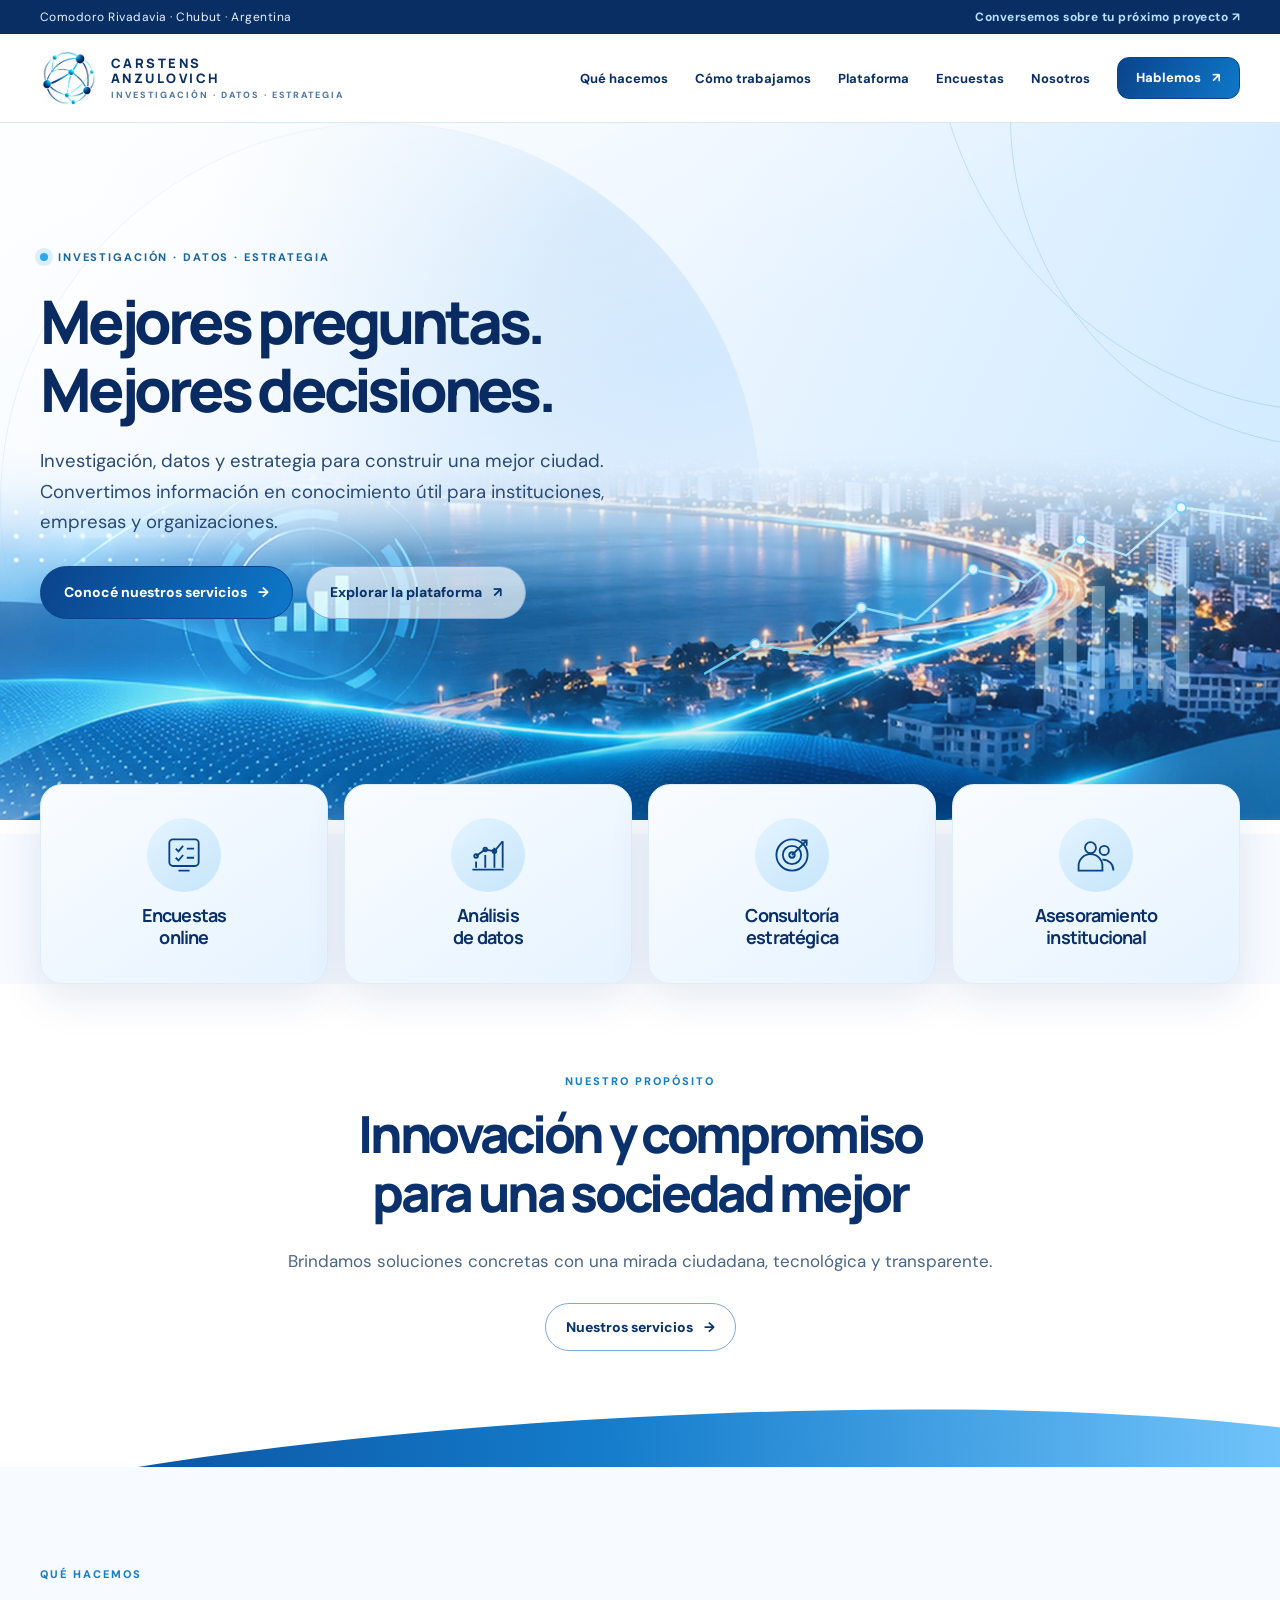
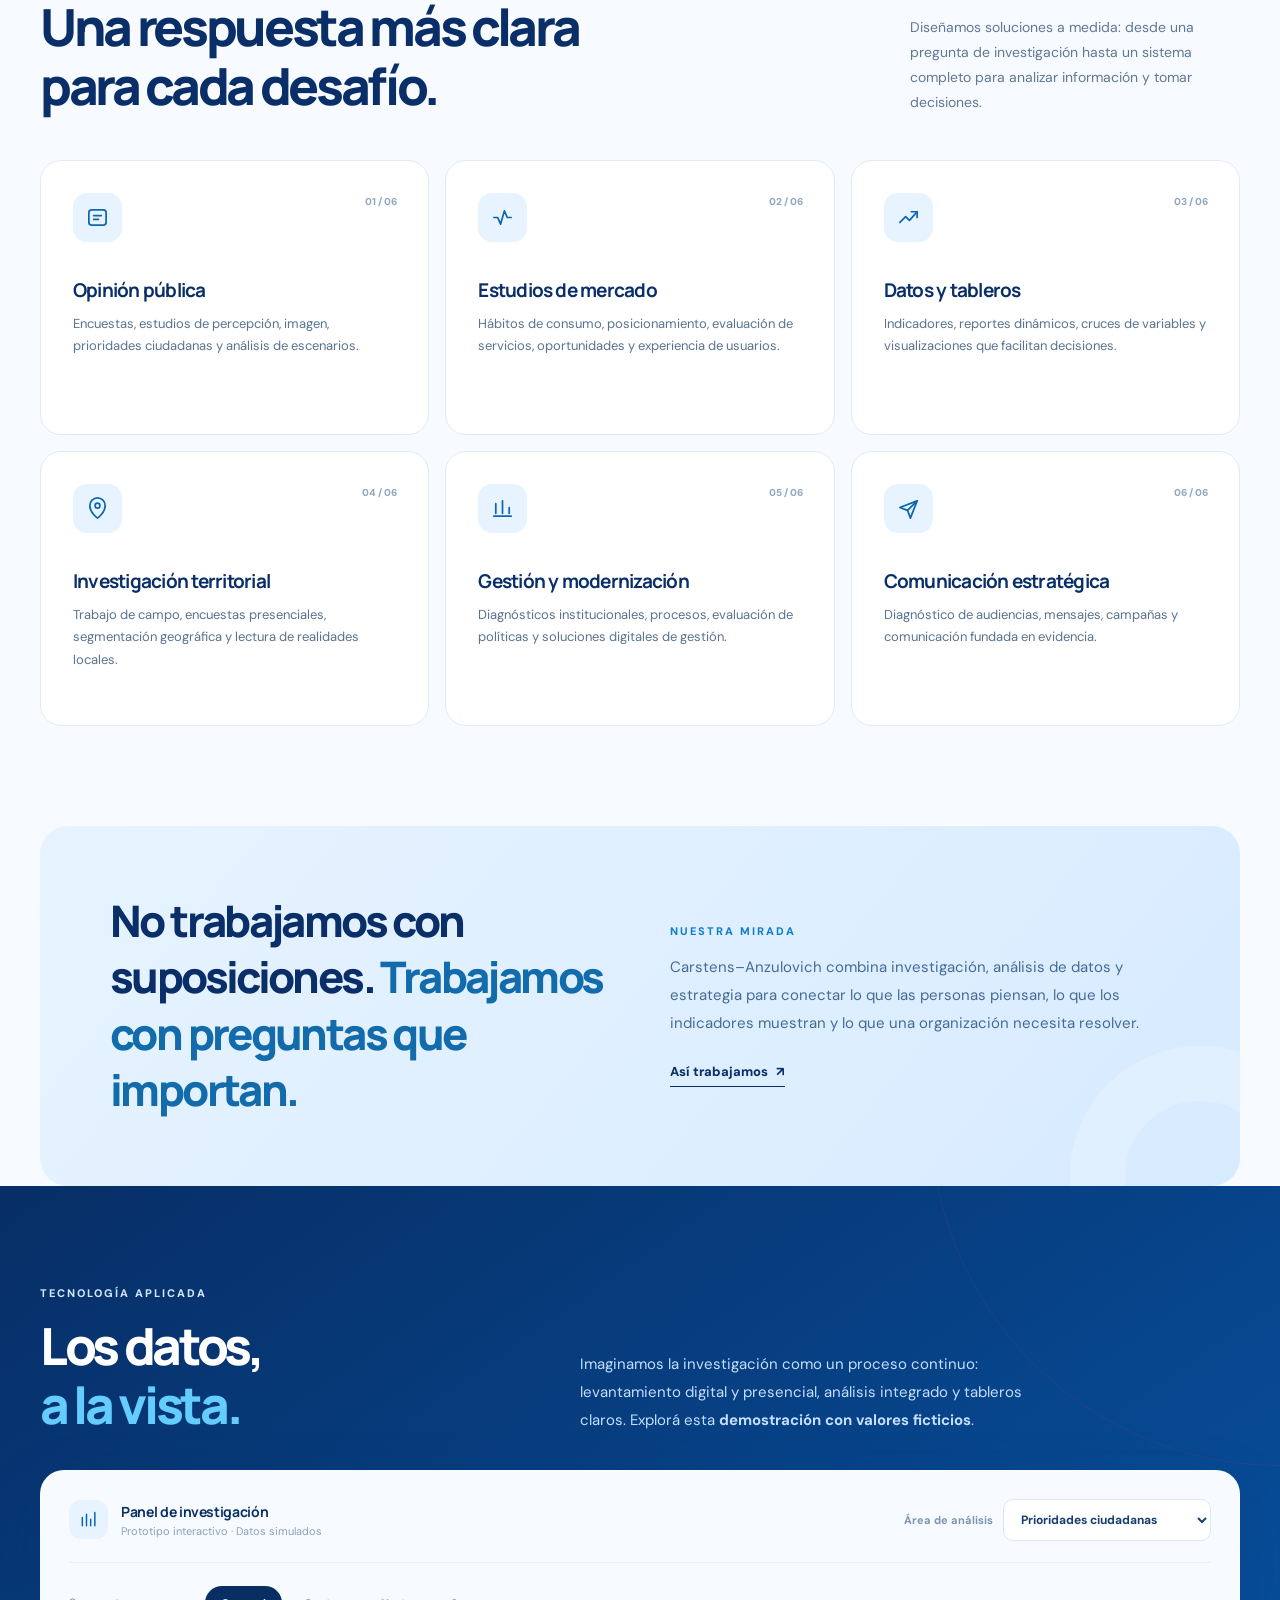
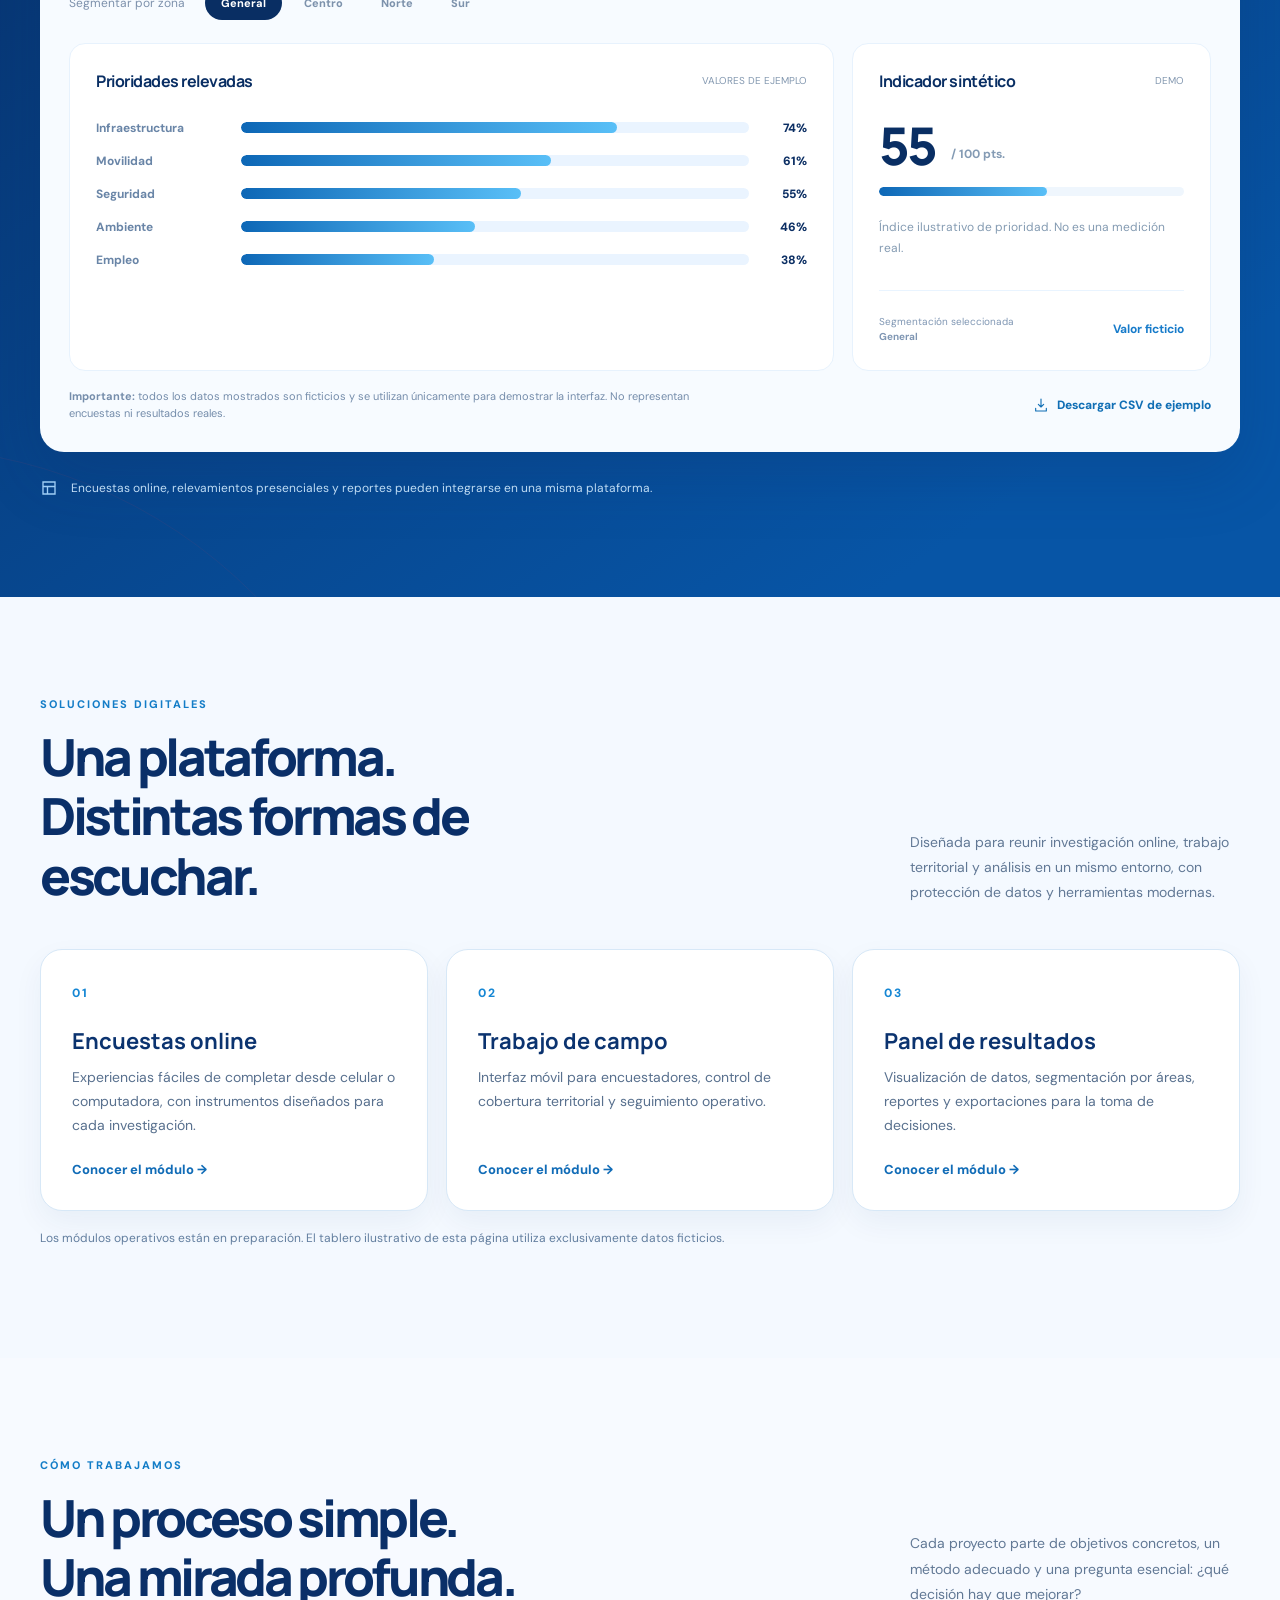
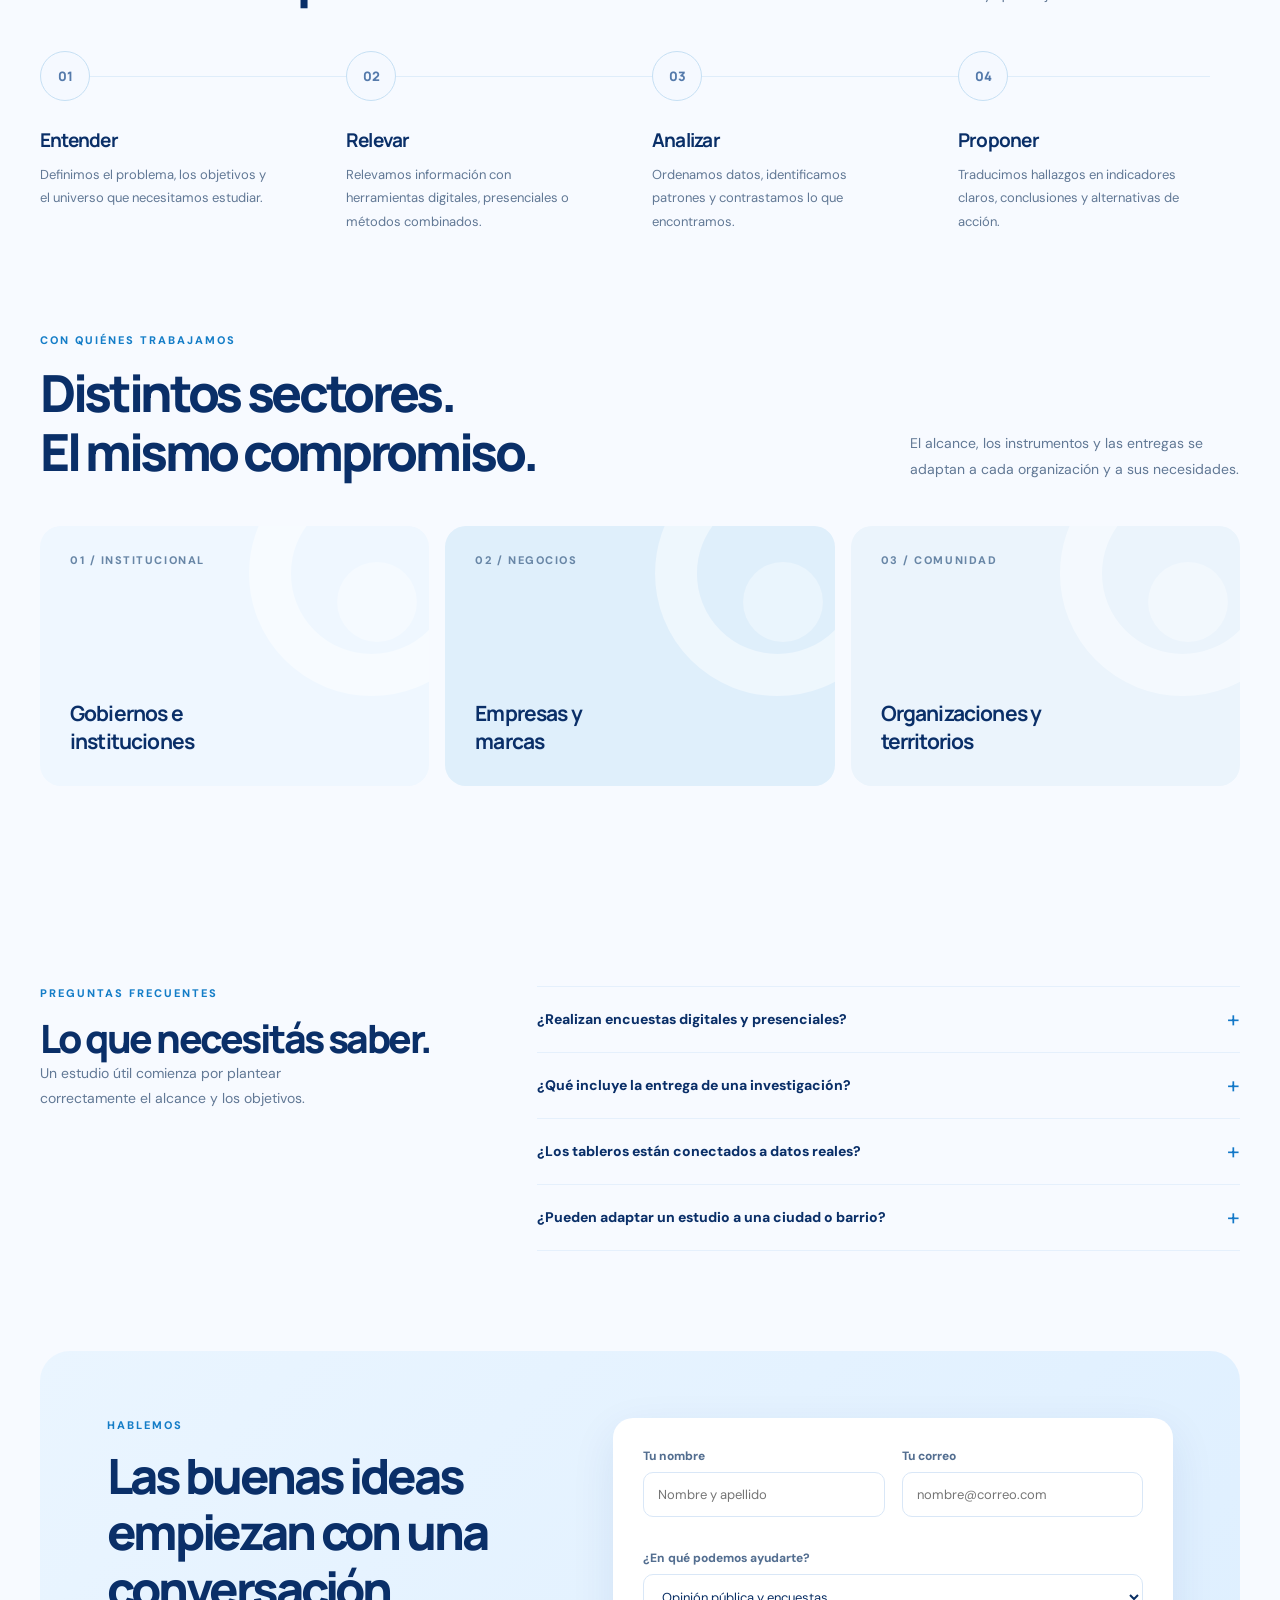
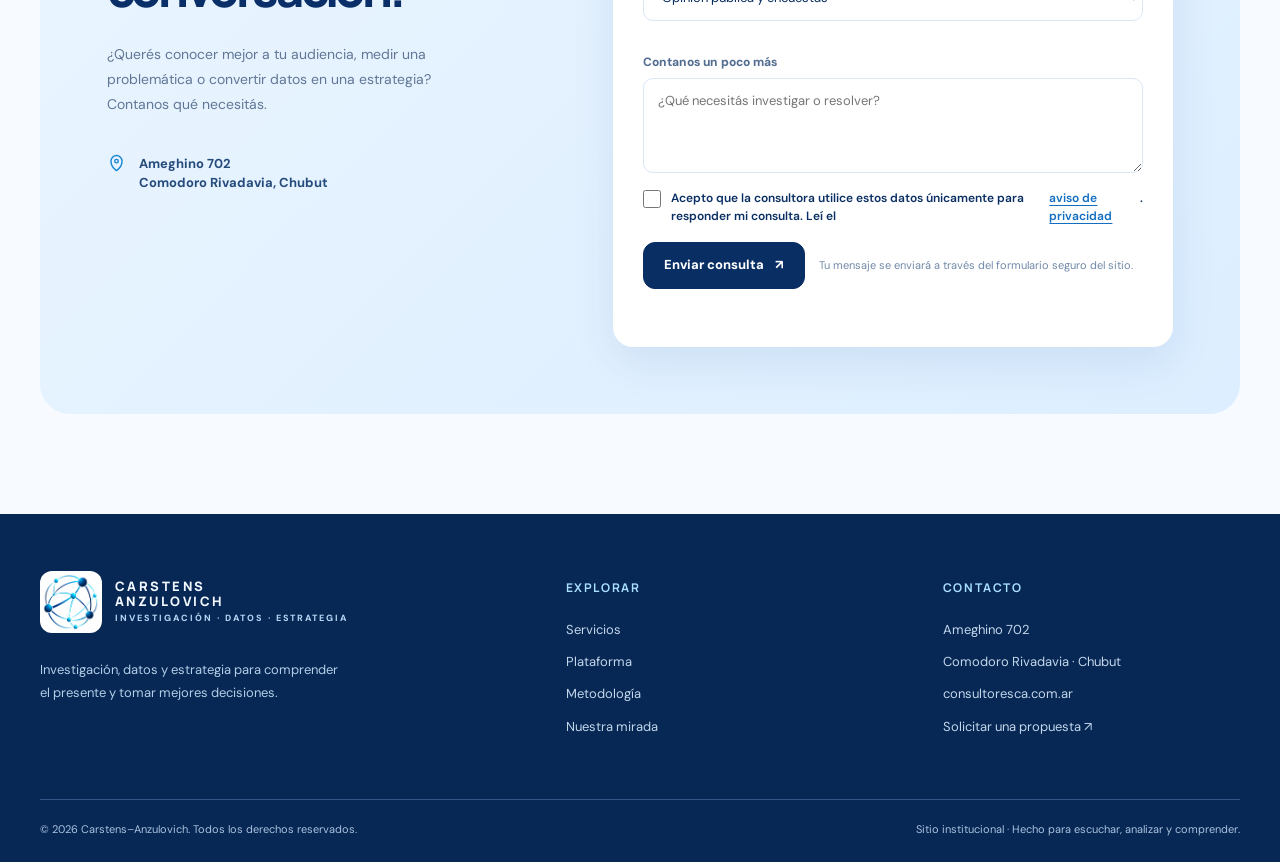
<file: CONSULTORESCA_WEB_AZUL_GITHUB/site/index.html>
<!DOCTYPE html>

<html lang="es-AR">
<head>
<meta charset="utf-8"/>
<meta content="width=device-width, initial-scale=1" name="viewport"/>
<meta content="#0b2e63" name="theme-color"/>
<meta content="Carstens–Anzulovich: consultora de investigación, opinión pública, estudios de mercado, análisis de datos y estrategia. Comodoro Rivadavia, Chubut." name="description"/>
<meta content="website" property="og:type"/>
<meta content="Carstens–Anzulovich | Investigación, datos y estrategia" property="og:title"/>
<meta content="Transformamos preguntas en información útil e información en mejores decisiones." property="og:description"/>
<link href="https://consultoresca.com.ar/" rel="canonical"/>
<meta content="https://consultoresca.com.ar/" property="og:url"/>
<meta content="Carstens–Anzulovich Consultora" property="og:site_name"/>
<meta content="summary" name="twitter:card"/>
<meta content="Carstens–Anzulovich | Investigación, datos y estrategia" name="twitter:title"/>
<meta content="Mejores preguntas. Mejores decisiones. Estudios de opinión pública, investigación, datos y estrategia." name="twitter:description"/>
<script type="application/ld+json">{"@context":"https://schema.org","@type":"Organization","name":"Carstens–Anzulovich Consultora","url":"https://consultoresca.com.ar/","description":"Investigación de opinión pública, estudios de mercado, relevamientos y análisis de datos.","logo":"https://consultoresca.com.ar/logo.webp","address":{"@type":"PostalAddress","streetAddress":"Ameghino 702","addressLocality":"Comodoro Rivadavia","addressRegion":"Chubut","addressCountry":"AR"}}</script>
<link href="favicon.png" rel="icon" type="image/png"/>
<link href="https://fonts.googleapis.com" rel="preconnect"/>
<link crossorigin="" href="https://fonts.gstatic.com" rel="preconnect"/>
<link href="https://fonts.googleapis.com/css2?family=DM+Sans:wght@400;500;600;700;800&amp;family=Manrope:wght@400;500;600;700;800&amp;display=swap" rel="stylesheet"/>
<title>Carstens–Anzulovich | Inteligencia para decidir</title>
<style>
    :root {
      --ink:#0b2e63; --ink-2:#285182; --muted:#617795; --cream:#f5f9ff;
      --paper:#ffffff; --lime:#1378c8; --mint:#e5f2ff; --line:#d9e7f7;
      --dark:#092c60; --dark-2:#17477d; --max:1200px;
      --r:22px; --shadow:0 18px 55px rgba(14,56,112,.10);
    }
    *,*::before,*::after{box-sizing:border-box}
    html{scroll-behavior:smooth;scroll-padding-top:92px}
    body{margin:0;background:var(--cream);color:var(--ink);font-family:'DM Sans',system-ui,-apple-system,BlinkMacSystemFont,'Segoe UI',sans-serif;-webkit-font-smoothing:antialiased}
    a{color:inherit;text-decoration:none}
    button,input,select,textarea{font:inherit}
    button{cursor:pointer}
    img,svg{max-width:100%}
    ::selection{background:var(--lime);color:var(--ink)}
    :focus-visible{outline:3px solid #1378c8;outline-offset:4px}
    .shell{width:min(calc(100% - 64px),var(--max));margin-inline:auto}
    .topline{background:var(--ink);color:#eaf3ff;font-size:12px;letter-spacing:.04em}
    .topline .shell{height:34px;display:flex;justify-content:space-between;align-items:center;gap:14px}
    .topline a{color:#b8e0ff;font-weight:700}
    .nav-wrap{position:sticky;top:0;z-index:40;background:rgba(255,253,248,.93);backdrop-filter:blur(18px);border-bottom:1px solid rgba(14,56,112,.08)}
    .nav{display:flex;align-items:center;justify-content:space-between;height:88px;gap:24px}
    .brand{display:flex;align-items:center;gap:13px;min-width:247px}
    .brand-mark{display:block;width:62px;height:62px;object-fit:contain;border-radius:12px;background:transparent;padding:2px}
    .brand-word{line-height:1.15;display:flex;flex-direction:column;gap:4px}
    .brand-word strong{font-family:Manrope,sans-serif;font-size:13px;letter-spacing:.19em;font-weight:800}
    .brand-word span{font-size:9px;letter-spacing:.22em;color:var(--muted);text-transform:uppercase;font-weight:800}
    .nav-links{display:flex;align-items:center;gap:27px;font-weight:700;font-size:13px}
    .nav-links a:not(.btn){transition:color .2s}
    .nav-links a:not(.btn):hover{color:#1685d9}
    .btn{display:inline-flex;align-items:center;justify-content:center;gap:11px;background:var(--ink);color:white;padding:15px 20px;border:1px solid var(--ink);border-radius:12px;font-size:13px;font-weight:800;line-height:1.15;transition:transform .25s,background .25s,box-shadow .25s}
    .btn:hover{transform:translateY(-2px);background:#12559c;box-shadow:0 10px 22px rgba(14,56,112,.11)}
    .btn svg{width:17px;height:17px;flex:none}
    .btn-lime{background:var(--lime);color:#fff;border-color:var(--lime)}
    .btn-lime:hover{background:#095fae}
    .btn-ghost{background:transparent;color:var(--ink);border-color:#ccdeee}
    .btn-ghost:hover{background:#edf6ff;box-shadow:none}
    .nav-cta{padding:13px 18px;background:#1378c8;border-color:#1378c8;color:#fff}
    .mobile-toggle{display:none;border:0;background:transparent;color:var(--ink);padding:10px;border-radius:10px}
    .mobile-toggle svg{width:26px;height:26px}
    .hero{position:relative;overflow:hidden;padding:108px 0 118px;background:radial-gradient(circle at 15% 15%, rgba(125,190,245,.16), transparent 38%),linear-gradient(150deg,#ffffff 0%,#f5f9ff 60%,#e4f2ff 100%)}
    .hero::before{content:'';position:absolute;z-index:0;width:760px;height:760px;border:1px solid #dcebf9;border-radius:50%;top:-490px;right:-280px;pointer-events:none;animation:floatSlow 18s ease-in-out infinite}
    .hero::after{content:'';position:absolute;z-index:0;width:450px;height:450px;border:1px solid #dcebf9;border-radius:50%;top:-280px;right:-110px;pointer-events:none;animation:floatSlow 22s ease-in-out infinite reverse}
    .hero-grid{display:grid;grid-template-columns:1.08fr .92fr;align-items:center;gap:70px;position:relative;z-index:1}
    .eyebrow{display:inline-flex;gap:10px;align-items:center;color:#6c80a0;text-transform:uppercase;letter-spacing:.17em;font-size:11px;font-weight:800}
    .eyebrow:before{content:'';width:8px;height:8px;background:#1378c8;border-radius:50%;box-shadow:0 0 0 5px rgba(28,129,216,.13)}
    h1,h2,h3,p{margin-top:0}
    h1,h2,h3{font-family:Manrope,'DM Sans',sans-serif}
    h1{font-size:clamp(53px,5.35vw,78px);line-height:1.105;letter-spacing:-.075em;font-weight:800;margin:25px 0}
    h1 em{font-style:normal;color:#1887d9}
    .hero-copy .lead{font-size:17px;line-height:1.8;max-width:535px;color:#617795;margin:0 0 30px}
    .hero-actions{display:flex;align-items:center;gap:13px;flex-wrap:wrap}
    .hero-small{display:flex;align-items:center;gap:14px;margin-top:42px;padding-top:23px;border-top:1px solid var(--line);max-width:510px}
    .hero-small .dots{display:flex;margin-right:6px}
    .hero-small .dots i{width:14px;height:14px;border:2px solid var(--cream);border-radius:50%;background:#0b2e63;margin-right:-5px}
    .hero-small .dots i:nth-child(2){background:#6bb8ee}.hero-small .dots i:nth-child(3){background:#acd6f6}
    .hero-small p{font-size:12px;line-height:1.6;color:var(--muted);margin:0}
    .hero-small strong{color:var(--ink)}
    .hero-visual{position:relative;min-width:0;padding:22px 0}
    .visual-board{position:relative;background:linear-gradient(180deg,#ffffff 0%,#ffffff 100%);border:1px solid #d9e7f7;border-radius:30px;padding:25px;box-shadow:0 34px 90px rgba(14,56,112,.11);transform:rotate(1deg);backdrop-filter:blur(8px);animation:cardFloat 10s ease-in-out infinite}
    .visual-board::before{content:'';position:absolute;inset:12px -15px -12px 15px;background:linear-gradient(135deg,#edf6ff,#e5f3ff);border-radius:28px;z-index:-1;transform:rotate(3deg)}
    .visual-top{display:flex;align-items:center;justify-content:space-between;gap:20px;margin-bottom:18px}
    .visual-top small{font-size:10px;letter-spacing:.16em;font-weight:800;color:#7288a9}
    .demotag{display:inline-flex;border:1px solid #dcecfb;border-radius:100px;color:#1887d9;background:#f0f8ff;padding:6px 9px;font-size:10px;font-weight:800;letter-spacing:.09em}
    .visual-title{font-family:Manrope,sans-serif;font-weight:800;font-size:24px;line-height:1.3;letter-spacing:-.04em;margin:0 0 13px}
    .viz-meta{display:flex;justify-content:space-between;gap:10px;font-size:11px;color:#8395b0;margin-bottom:23px}
    .viz-plot{position:relative;background:#ffffff;border:1px solid #edf6ff;border-radius:18px;padding:28px 20px 18px;overflow:hidden}
    .viz-grid{position:absolute;inset:0;background-image:linear-gradient(to right,rgba(14,56,112,.045) 1px,transparent 1px),linear-gradient(to bottom,rgba(14,56,112,.045) 1px,transparent 1px);background-size:38px 38px}
    .viz-lines{position:relative;width:100%;height:190px}
    .viz-lines svg{width:100%;height:100%;overflow:visible}
    .viz-legend{position:relative;display:flex;flex-wrap:wrap;gap:17px;margin-top:9px;font-size:10px;font-weight:700;color:#7085a5}
    .viz-legend span{display:flex;align-items:center;gap:7px}
    .viz-legend i{width:8px;height:8px;border-radius:50%;background:#6bb8ee}
    .viz-legend span:nth-child(2) i{background:#092c60}
    .viz-split{display:grid;grid-template-columns:1fr 1fr;gap:12px;margin-top:13px}
    .viz-stat{border:1px solid #dceaf7;border-radius:15px;padding:14px}
    .viz-stat span{display:block;font-size:10px;color:#7e94b0;margin-bottom:9px}
    .viz-stat strong{font-family:Manrope,sans-serif;letter-spacing:-.045em;font-size:18px}
    .viz-stat small{font-size:10px;color:#1887d9;display:block;margin-top:4px}
    .float-chip{position:absolute;right:-27px;bottom:-13px;background:linear-gradient(135deg,var(--ink),var(--ink-2));color:#fff;padding:13px 16px;box-shadow:var(--shadow);border-radius:13px;transform:rotate(-3deg);display:flex;align-items:center;gap:12px;font-size:11px;font-weight:700;animation:chipPulse 6s ease-in-out infinite}
    .float-chip i{width:25px;height:25px;display:grid;place-items:center;border-radius:9px;background:var(--lime);color:var(--ink);font-style:normal;font-size:17px}
    .stripe{background:#f4f9ff;border-top:1px solid #dfeafa;border-bottom:1px solid #dfeafa}
    .stripe-content{padding:27px 0;display:flex;align-items:center;justify-content:space-between;gap:25px}
    .stripe p{font-family:Manrope,sans-serif;font-size:12px;font-weight:800;letter-spacing:.07em;margin:0;color:#4f6c91}
    .stripe-items{display:flex;gap:31px;flex-wrap:wrap;align-items:center}
    .stripe-items span{display:flex;align-items:center;gap:7px;font-size:12px;font-weight:700;color:#52749f}
    .stripe-items span::before{content:'';width:5px;height:5px;background:#1378c8;border-radius:50%}
    .section{padding:106px 0}
    .section-head{display:flex;align-items:end;justify-content:space-between;gap:50px;margin-bottom:44px}
    .section-kicker{display:block;color:#1887d9;text-transform:uppercase;letter-spacing:.18em;font-size:11px;font-weight:800;margin-bottom:16px}
    h2{font-size:clamp(35px,4vw,54px);line-height:1.16;letter-spacing:-.065em;font-weight:800;margin-bottom:0}
    .section-head h2{max-width:650px}
    .section-head p{max-width:330px;line-height:1.8;color:var(--muted);font-size:14px;margin:0}
    .services-grid{display:grid;grid-template-columns:repeat(3,minmax(0,1fr));gap:16px}
    .service{background:white;border:1px solid #d9e7f7;border-radius:21px;padding:32px;min-height:275px;position:relative;transition:transform .25s,box-shadow .25s,border-color .25s}
    .service:hover{transform:translateY(-5px);box-shadow:var(--shadow);border-color:#cbdff1}
    .service-icon{display:grid;place-items:center;width:49px;height:49px;border-radius:14px;background:#eaf4ff;color:#177bca;margin-bottom:35px}
    .service-icon svg{width:23px;height:23px}
    .service h3{letter-spacing:-.04em;font-size:19px;margin:0 0 10px}
    .service p{font-size:13px;line-height:1.75;color:#617795;margin:0}
    .service-num{position:absolute;top:34px;right:31px;font-size:10px;color:#91a8c1;font-weight:800}
    .belief{background:#edf6ff;border-radius:28px;padding:67px 70px;display:grid;grid-template-columns:1fr 1fr;gap:60px;align-items:center;overflow:hidden;position:relative}
    .belief::after{content:'';width:260px;height:260px;border:55px solid rgba(255,255,255,.2);border-radius:50%;position:absolute;right:-90px;bottom:-120px}
    .belief .quote{font-family:Manrope,sans-serif;font-size:clamp(28px,3.4vw,47px);line-height:1.3;font-weight:800;letter-spacing:-.06em;margin:0}
    .belief .quote span{color:#1887d9}
    .belief aside{position:relative;z-index:1}
    .belief aside p{line-height:1.85;color:#617795;font-size:15px;margin-bottom:23px}
    .belief aside a{font-weight:800;font-size:13px;display:inline-flex;align-items:center;gap:8px;border-bottom:1px solid var(--ink);padding-bottom:6px}
    .dashboard-wrap{background:#082c5c;color:#fff;position:relative;overflow:hidden}
    .dashboard-wrap::before{content:'';width:700px;height:700px;position:absolute;right:-350px;top:-420px;border-radius:50%;border:1px solid rgba(200,70,95,.12)}
    .dashboard-wrap::after{content:'';width:1000px;height:1000px;position:absolute;left:-600px;bottom:-850px;border-radius:50%;border:1px solid rgba(200,70,95,.09)}
    .dashboard-head{position:relative;z-index:1;display:grid;grid-template-columns:.8fr 1.2fr;gap:100px;align-items:end;margin-bottom:35px}
    .dashboard-head h2{color:#fff}
    .dashboard-head h2 span{color:#a5d5fc}
    .dashboard-head p{color:#c1dff5;line-height:1.85;font-size:15px;max-width:490px;margin:0}
    .dashboard-shell{position:relative;z-index:1;border-radius:24px;background:#ffffff;color:var(--ink);padding:29px;box-shadow:0 24px 65px rgba(9,46,98,.20)}
    .dashboard-toolbar{display:flex;align-items:center;justify-content:space-between;gap:20px;flex-wrap:wrap;border-bottom:1px solid #e5f1fa;padding-bottom:21px}
    .dashboard-toolbar .dashboard-title{display:flex;align-items:center;gap:13px}
    .dashboard-icon{width:39px;height:39px;background:#edf6ff;border-radius:12px;display:grid;place-items:center;color:#177bca}
    .dashboard-icon svg{width:20px;height:20px}
    .dashboard-toolbar strong{display:block;font-size:14px;font-family:Manrope,sans-serif;letter-spacing:-.025em}
    .dashboard-toolbar small{font-size:11px;color:#8aa0ba;display:block;margin-top:3px}
    .dash-controls{display:flex;align-items:center;gap:10px;flex-wrap:wrap}
    .dash-controls label{font-size:11px;color:#7c93af;font-weight:700}
    .dash-controls select{border:1px solid #d8eafa;padding:11px 37px 11px 13px;border-radius:10px;background:#fff;color:#153e6f;font-size:12px;font-weight:700;min-width:180px;max-width:100%}
    .zone-control{display:flex;align-items:center;gap:6px;margin:23px 0}
    .zone-control span{font-size:12px;color:#7d91ac;margin-right:14px}
    .zone-control button{border:1px solid transparent;background:transparent;border-radius:100px;padding:9px 15px;color:#7d92ac;font-size:11px;font-weight:800}
    .zone-control button[aria-pressed="true"]{background:var(--ink);color:white}
    .zone-control button:hover:not([aria-pressed="true"]){border-color:#d6eafa}
    .dash-main{display:grid;grid-template-columns:1.6fr .75fr;gap:18px}
    .dash-panel{background:white;border:1px solid #e7f2fd;border-radius:16px;padding:26px}
    .dash-panel header{display:flex;align-items:center;justify-content:space-between;gap:12px;margin-bottom:28px}
    .dash-panel header h3{font-size:16px;letter-spacing:-.03em;margin:0}
    .dash-panel header small{font-size:10px;color:#8398b0}
    .bar-row{display:grid;grid-template-columns:132px 1fr 45px;align-items:center;gap:13px;margin:17px 0}
    .bar-row .bar-label{font-size:12px;font-weight:700;color:#6985a7}
    .bar-track{height:11px;border-radius:9px;background:#eaf4ff;overflow:hidden}
    .bar-fill{height:100%;width:0%;background:#1378c8;border-radius:9px;transition:width .55s ease}
    .bar-row:nth-child(even) .bar-fill{background:#a5cce8}
    .bar-val{font-size:12px;font-weight:800;text-align:right;color:#0b2e63;font-variant-numeric:tabular-nums}
    .dash-score{display:flex;align-items:center;gap:17px;margin-bottom:15px}
    .dash-score .score{font-family:Manrope,sans-serif;font-size:52px;letter-spacing:-.07em;font-weight:800;line-height:1}
    .dash-score .suffix{color:#849bb4;font-size:12px;font-weight:700;margin-top:16px}
    .score-meter{height:9px;background:#eff6fd;border-radius:9px;overflow:hidden;margin:0 0 21px}
    .score-meter span{display:block;background:#1378c8;height:100%;width:68%;border-radius:9px;transition:width .55s ease}
    .score-caption{line-height:1.8;font-size:12px;color:#849bb2;margin:0}
    .score-graphic{margin-top:30px;border-top:1px solid #e9f4ff;padding-top:23px;display:flex;align-items:center;justify-content:space-between;gap:12px}
    .score-graphic span{font-size:10px;color:#7f96b3;line-height:1.5}
    .score-graphic b{font-size:12px;color:#177bca}
    .dash-bottom{display:flex;align-items:center;justify-content:space-between;gap:18px;margin-top:17px;flex-wrap:wrap}
    .demo-disclaimer{font-size:11px;line-height:1.6;color:#758dab;max-width:620px;margin:0}
    .download-btn{border:0;background:transparent;display:flex;align-items:center;gap:8px;color:#177bca;font-size:12px;font-weight:800;padding:9px 0}
    .download-btn:hover{text-decoration:underline}
    .download-btn svg{width:16px;height:16px}
    .dashboard-foot{margin-top:27px;display:flex;align-items:center;gap:13px;color:#b5d6f0;font-size:12px}
    .dashboard-foot svg{width:18px;height:18px;color:#a5d5fc}
    .steps{display:grid;grid-template-columns:repeat(4,1fr);gap:24px;position:relative}
    .steps::before{content:'';position:absolute;top:25px;left:30px;right:30px;height:1px;background:#dfedfa}
    .step{position:relative}
    .step-number{display:grid;place-items:center;background:var(--cream);border:1px solid #c6e0f4;width:50px;height:50px;border-radius:50%;font-family:Manrope,sans-serif;color:#547aab;font-size:13px;font-weight:800;margin-bottom:26px}
    .step h3{font-size:19px;letter-spacing:-.04em;margin-bottom:10px}
    .step p{font-size:13px;color:var(--muted);line-height:1.8;margin:0;max-width:235px}
    .audiences{display:grid;grid-template-columns:repeat(3,1fr);gap:16px}
    .audience{min-height:260px;padding:30px;border-radius:21px;overflow:hidden;position:relative;background:#e4f1fd;display:flex;align-items:flex-end}
    .audience:nth-child(2){background:#dfeffb}.audience:nth-child(3){background:#ebf4fc}
    .audience::before{content:'';position:absolute;right:-65px;top:-75px;width:245px;height:245px;border-radius:50%;border:42px solid rgba(255,255,255,.45)}
    .audience::after{content:'';position:absolute;right:12px;top:36px;width:80px;height:80px;border-radius:50%;background:rgba(255,255,255,.34)}
    .audience h3{position:relative;z-index:1;font-size:21px;letter-spacing:-.04em;line-height:1.35;max-width:170px;margin:0}
    .audience span{position:absolute;top:27px;left:30px;font-size:11px;color:#6886a6;font-weight:800;letter-spacing:.14em}
    .faq-section{padding-top:0}
    .faq-grid{display:grid;grid-template-columns:.75fr 1.25fr;gap:75px}
    .faq-grid h2{font-size:39px}
    .faq-grid p{font-size:14px;color:var(--muted);line-height:1.8;max-width:290px}
    details{border-bottom:1px solid #e5f0fc;padding:21px 0}
    details:first-child{border-top:1px solid #e5f0fc}
    summary{list-style:none;display:flex;align-items:center;justify-content:space-between;gap:20px;cursor:pointer;font-weight:800;font-size:14px}
    summary::-webkit-details-marker{display:none}
    summary:after{content:'+';font-size:23px;font-weight:400;color:#1378c8;line-height:1}
    details[open] summary:after{content:'−'}
    details p{font-size:13px!important;line-height:1.8;max-width:none!important;margin:15px 26px 0 0!important}
    .contact-section{padding:0 0 100px}
    .contact-card{background:#e8f4ff;border-radius:30px;padding:67px;display:grid;grid-template-columns:.87fr 1.13fr;gap:75px}
    .contact-intro h2{font-size:clamp(37px,3.8vw,53px)}
    .contact-intro p{font-size:14px;line-height:1.8;color:#617795;max-width:350px;margin:25px 0 36px}
    .contact-detail{display:flex;align-items:flex-start;gap:13px;margin:15px 0;color:#254b7c;font-size:13px;font-weight:700;line-height:1.5}
    .contact-detail svg{width:19px;height:19px;color:#1886d4;flex:none}
    .contact-form{background:white;border-radius:20px;padding:30px;box-shadow:0 12px 35px rgba(13,67,129,.06)}
    .form-grid{display:grid;grid-template-columns:1fr 1fr;gap:17px}
    .form-field{display:flex;flex-direction:column;gap:8px;margin-bottom:16px}
    .form-field.full{grid-column:1/-1}
    .form-field label{font-size:12px;font-weight:800;color:#536e90}
    .form-field input,.form-field textarea,.form-field select{background:#ffffff;color:var(--ink);border:1px solid #d9e7f7;border-radius:10px;outline:0;padding:13px 14px;width:100%;font-size:13px;transition:border-color .2s,box-shadow .2s}
    .form-field textarea{min-height:95px;resize:vertical}
    .form-field input:focus,.form-field textarea:focus,.form-field select:focus{border-color:#1378c8;box-shadow:0 0 0 3px rgba(28,129,216,.13)}
    .form-send{display:flex;align-items:center;gap:14px;flex-wrap:wrap}
    .form-note{font-size:11px;color:#7189a7;line-height:1.55;flex:1;margin:0;min-width:150px}
    #formStatus{font-size:12px;line-height:1.6;color:#1887d9;margin:12px 0 0;min-height:1.3em}
    .footer{background:#082c5c;color:#edf6ff;padding:57px 0 26px}
    .footer-top{display:grid;grid-template-columns:1.2fr .8fr .8fr;gap:80px;padding-bottom:52px}
    .footer .brand-mark{display:block;width:62px;height:62px;object-fit:contain;border-radius:12px;background:transparent;padding:2px}
    .footer .brand-word span{color:#a6bed6}
    .footer-brand p{max-width:300px;font-size:13px;line-height:1.8;color:#a8c5e0;margin:25px 0 0}
    .footer-col h3{font-size:12px;text-transform:uppercase;letter-spacing:.13em;margin:8px 0 22px;color:#8bd3ff}
    .footer-col a,.footer-col p{display:block;font-size:13px;line-height:1.8;color:#b9d3ec;margin:0 0 9px}
    .footer-col a:hover{color:var(--lime)}
    .footer-bottom{border-top:1px solid #2d5686;padding-top:22px;display:flex;justify-content:space-between;gap:15px;flex-wrap:wrap;font-size:11px;color:#b3cde5}
    @media(max-width:1050px){.nav-links{gap:16px}.nav{gap:14px}.brand{min-width:218px}.hero-grid{gap:37px}h1{font-size:clamp(50px,5.7vw,68px)}.section{padding:85px 0}.contact-card{gap:35px;padding:46px}.dashboard-head{gap:45px}}
    @media(max-width:800px){.shell{width:min(calc(100% - 38px),var(--max))}.topline .shell{height:33px}.nav{height:74px}.mobile-toggle{display:block}.nav-links{position:absolute;top:74px;left:0;right:0;background:var(--cream);box-shadow:0 20px 25px rgba(14,56,112,.08);padding:22px 20px 30px;display:none;align-items:stretch;flex-direction:column;gap:0;border-bottom:1px solid var(--line)}.nav-links.is-open{display:flex}.nav-links a{padding:13px 0}.nav-links .btn{margin-top:12px;padding:14px}.hero{padding:67px 0 85px}.hero-grid{grid-template-columns:1fr;gap:52px}.hero-copy .lead{max-width:570px}.hero-visual{width:min(100% - 30px,570px);margin:auto}.stripe-content{flex-direction:column;align-items:flex-start;gap:15px}.stripe-items{gap:14px 22px}.section-head{align-items:flex-start;flex-direction:column;gap:15px}.services-grid{grid-template-columns:repeat(2,minmax(0,1fr))}.belief{grid-template-columns:1fr;padding:45px;gap:20px}.dashboard-head{grid-template-columns:1fr;gap:20px}.dash-main{grid-template-columns:1fr}.steps{grid-template-columns:repeat(2,1fr);gap:38px}.steps::before{display:none}.audiences{grid-template-columns:repeat(3,1fr)}.audience{min-height:190px}.audience h3{font-size:17px}.faq-grid{grid-template-columns:1fr;gap:25px}.contact-card{grid-template-columns:1fr;gap:23px}.contact-intro p{max-width:600px}.footer-top{gap:30px;grid-template-columns:1.2fr 1fr}.footer-top .footer-col:last-child{grid-column:2}}
    @media(max-width:580px){.shell{width:min(calc(100% - 34px),var(--max))}.topline{font-size:10px}.topline .toplink{display:none}.brand{min-width:0}.brand-mark{display:block;width:62px;height:62px;object-fit:contain;border-radius:12px;background:transparent;padding:2px}.brand-word strong{font-size:11px}.brand-word span{font-size:8px}.hero{padding:58px 0 76px}h1{font-size:clamp(44px,10vw,62px)}.hero-copy .lead{font-size:15px}.hero-actions{align-items:stretch}.hero-actions .btn{width:100%}.hero-small{margin-top:28px}.hero-visual{width:calc(100% - 16px)}.visual-board{padding:15px}.visual-title{font-size:20px}.viz-plot{padding:18px 14px 14px}.viz-lines{height:140px}.float-chip{right:-8px;bottom:-19px;font-size:10px}.stripe-items{gap:12px 20px}.stripe-items span{font-size:11px}.section{padding:75px 0}.section-head{margin-bottom:29px}h2{font-size:36px}.services-grid{grid-template-columns:1fr}.service{min-height:230px;padding:27px}.service-icon{margin-bottom:25px}.belief{padding:34px 27px;border-radius:20px}.belief .quote{font-size:33px}.dashboard-shell{padding:16px}.dashboard-toolbar{align-items:flex-start}.dashboard-title{width:100%}.dash-controls{width:100%}.dash-controls select{width:100%;min-width:0}.dash-controls label{width:100%}.zone-control{flex-wrap:wrap;gap:3px;margin:15px 0}.zone-control span{width:100%;margin:0 0 5px}.zone-control button{padding:8px 12px}.dash-panel{padding:18px}.bar-row{grid-template-columns:100px 1fr 40px;gap:9px}.bar-row .bar-label{font-size:10px}.bar-val{font-size:11px}.steps{grid-template-columns:1fr;gap:25px}.step-number{margin-bottom:14px}.step p{max-width:100%}.audiences{grid-template-columns:1fr}.audience{min-height:170px}.faq-grid h2{font-size:36px}.contact-section{padding-bottom:70px}.contact-card{padding:24px 17px;border-radius:22px}.contact-intro{padding:10px 10px 0}.contact-form{padding:21px 17px}.form-grid{grid-template-columns:1fr;gap:0}.footer-top{grid-template-columns:1fr;gap:24px}.footer-top .footer-col:last-child{grid-column:auto}.footer-brand p{margin-top:16px}.footer{padding-top:45px}.footer-bottom{font-size:10px}}
    @keyframes floatSlow{0%,100%{transform:translateY(0)}50%{transform:translateY(14px)}}
    @keyframes cardFloat{0%,100%{transform:rotate(1deg) translateY(0)}50%{transform:rotate(.6deg) translateY(-8px)}}
    @keyframes chipPulse{0%,100%{transform:rotate(-3deg) translateY(0)}50%{transform:rotate(-2deg) translateY(-5px)}}
    .service,.audience,.faq-item,.contact-form,.contact-intro,.metric-card,.dash-panel{transition:transform .35s ease, box-shadow .35s ease, border-color .35s ease}
    .service:hover,.audience:hover,.faq-item:hover,.contact-form:hover,.contact-intro:hover{transform:translateY(-4px);box-shadow:0 16px 36px rgba(14,56,112,.08)}
    .btn,.nav-links a,.zone-control button{transition:transform .25s,background .25s,box-shadow .25s,color .25s,border-color .25s}
    .consent-label{display:flex;align-items:flex-start;gap:10px;line-height:1.55;font-size:12px!important;font-weight:600!important;color:var(--ink)!important}
    .consent-label input{width:18px!important;height:18px;flex:none;margin:1px 0 0;accent-color:#1378c8}
    .consent-label a{color:#126ec1;text-decoration:underline;text-underline-offset:3px}
    .sr-only{position:absolute;width:1px;height:1px;padding:0;margin:-1px;overflow:hidden;clip:rect(0,0,0,0);white-space:nowrap;border:0}
    @media(prefers-reduced-motion:reduce){html{scroll-behavior:auto}*,*::before,*::after{animation-duration:.01ms!important;transition-duration:.01ms!important}}
  </style>
<link href="assets/tema-azul.css" rel="stylesheet"/></head>
<body>
<div class="topline"><div class="shell"><span>Comodoro Rivadavia · Chubut · Argentina</span><a class="toplink" href="#contacto">Conversemos sobre tu próximo proyecto ↗</a></div></div>
<header class="nav-wrap">
<nav aria-label="Navegación principal" class="nav shell">
<a aria-label="Carstens–Anzulovich, ir al inicio" class="brand" href="#inicio"><img alt="Símbolo de Carstens Anzulovich" class="brand-mark" src="logo-mark.webp"/><span class="brand-word"><strong>CARSTENS<br/>ANZULOVICH</strong><span>Investigación · Datos · Estrategia</span></span></a>
<button aria-controls="mainMenu" aria-expanded="false" aria-label="Abrir menú" class="mobile-toggle" id="menuToggle"><svg fill="none" stroke="currentColor" stroke-linecap="round" stroke-width="1.8" viewbox="0 0 24 24"><path d="M4 7h16M4 12h16M4 17h16"></path></svg></button>
<div class="nav-links" id="mainMenu"><a href="#servicios">Qué hacemos</a><a href="#metodo">Cómo trabajamos</a><a href="#plataforma">Plataforma</a><a href="#soluciones-digitales">Encuestas</a><a href="#nosotros">Nosotros</a><a class="btn nav-cta" href="#contacto">Hablemos <span aria-hidden="true">↗</span></a></div>
</nav>
</header>
<main>

<section aria-labelledby="heroTitle" class="hero hero-blue" id="inicio">
<div aria-hidden="true" class="hero-photo"></div>
<div aria-hidden="true" class="hero-shapes"><div class="orb orb-one"></div><div class="orb orb-two"></div></div>
<div aria-hidden="true" class="hero-graph"><svg preserveaspectratio="none" viewbox="0 0 680 240"><defs><lineargradient id="hero-glow" x1="0" x2="1" y1="0" y2="0"><stop offset="0" stop-color="#6fdcff"></stop><stop offset="1" stop-color="#e0faff"></stop></lineargradient></defs><g fill="#d2f3ff" opacity=".46"><rect height="95" width="16" x="400" y="145"></rect><rect height="108" width="16" x="434" y="132"></rect><rect height="124" width="16" x="468" y="116"></rect><rect height="113" width="16" x="502" y="127"></rect><rect height="151" width="16" x="536" y="89"></rect><rect height="171" width="16" x="570" y="69"></rect></g><path d="M0 222 L62 186 L126 198 L190 142 L256 157 L325 96 L390 112 L455 60 L510 79 L576 21 L680 35" fill="none" stroke="url(#hero-glow)" stroke-width="3"></path><g fill="#f8ffff" stroke="#5fd4ff" stroke-width="2"><circle cx="62" cy="186" r="6"></circle><circle cx="190" cy="142" r="6"></circle><circle cx="325" cy="96" r="6"></circle><circle cx="455" cy="60" r="6"></circle><circle cx="576" cy="21" r="6"></circle></g></svg></div>
<div class="shell hero-main">
<div class="hero-copy">
<span class="eyebrow">INVESTIGACIÓN · DATOS · ESTRATEGIA</span>
<h1 id="heroTitle">Mejores preguntas.<br/>Mejores decisiones.</h1>
<p class="lead">Investigación, datos y estrategia para construir una mejor ciudad. Convertimos información en conocimiento útil para instituciones, empresas y organizaciones.</p>
<div class="hero-actions"><a class="btn btn-lime" href="#servicios">Conocé nuestros servicios <span aria-hidden="true">→</span></a><a class="btn btn-ghost" href="#plataforma">Explorar la plataforma <span aria-hidden="true">↗</span></a></div>
</div>
</div>
<div aria-hidden="true" class="hero-curve"></div>
</section>
<div aria-label="Áreas principales de la consultora" class="shell feature-rail">
<a class="feature-card" href="#soluciones-digitales"><span class="feature-icon"><svg fill="none" stroke="currentColor" stroke-width="2" viewbox="0 0 48 48"><rect height="29" rx="4" width="32" x="8" y="7"></rect><path d="M15 17l3 3 5-6M27 17h8M15 27l3 3 5-6M27 27h8M18 41h12"></path></svg></span><strong>Encuestas<br/>online</strong></a>
<a class="feature-card" href="#plataforma"><span class="feature-icon"><svg fill="none" stroke="currentColor" stroke-width="2" viewbox="0 0 48 48"><path d="M7 40h34M11 31v7M21 24v14M31 16v22M40 9v29"></path><path d="M11 25l10-7 10 2 9-11"></path><circle cx="11" cy="25" r="2"></circle><circle cx="21" cy="18" r="2"></circle><circle cx="31" cy="20" r="2"></circle></svg></span><strong>Análisis<br/>de datos</strong></a>
<a class="feature-card" href="#servicios"><span class="feature-icon"><svg fill="none" stroke="currentColor" stroke-width="2" viewbox="0 0 48 48"><circle cx="24" cy="24" r="17"></circle><circle cx="24" cy="24" r="10"></circle><circle cx="24" cy="24" r="3"></circle><path d="M24 24l16-16M34 8h6v6"></path></svg></span><strong>Consultoría<br/>estratégica</strong></a>
<a class="feature-card" href="#contacto"><span class="feature-icon"><svg fill="none" stroke="currentColor" stroke-width="2" viewbox="0 0 48 48"><circle cx="18" cy="16" r="6"></circle><circle cx="33" cy="19" r="5"></circle><path d="M5 41v-5a13 13 0 0 1 26 0v5H5ZM31 29c7 0 12 5 12 12"></path></svg></span><strong>Asesoramiento<br/>institucional</strong></a>
</div>
<section aria-labelledby="commitmentTitle" class="commitment"><div class="shell commitment-inner"><span class="section-kicker">Nuestro propósito</span><h2 id="commitmentTitle">Innovación y compromiso<br/>para una sociedad mejor</h2><p>Brindamos soluciones concretas con una mirada ciudadana, tecnológica y transparente.</p><a class="btn btn-ghost" href="#servicios">Nuestros servicios <span aria-hidden="true">→</span></a></div></section>


<section aria-labelledby="servicesTitle" class="section" id="servicios"><div class="shell">
<div class="section-head"><div><span class="section-kicker">Qué hacemos</span><h2 id="servicesTitle">Una respuesta más clara<br/>para cada desafío.</h2></div><p>Diseñamos soluciones a medida: desde una pregunta de investigación hasta un sistema completo para analizar información y tomar decisiones.</p></div>
<div class="services-grid">
<article class="service"><span class="service-num">01 / 06</span><div class="service-icon"><svg fill="none" stroke="currentColor" stroke-linecap="round" stroke-linejoin="round" stroke-width="1.8" viewbox="0 0 24 24"><path d="M8 10h8M8 14h5"></path><rect height="16" rx="3" width="18" x="3" y="4"></rect></svg></div><h3>Opinión pública</h3><p>Encuestas, estudios de percepción, imagen, prioridades ciudadanas y análisis de escenarios.</p></article>
<article class="service"><span class="service-num">02 / 06</span><div class="service-icon"><svg fill="none" stroke="currentColor" stroke-linecap="round" stroke-linejoin="round" stroke-width="1.8" viewbox="0 0 24 24"><path d="M3 12h4l3 7 4-14 3 7h4"></path></svg></div><h3>Estudios de mercado</h3><p>Hábitos de consumo, posicionamiento, evaluación de servicios, oportunidades y experiencia de usuarios.</p></article>
<article class="service"><span class="service-num">03 / 06</span><div class="service-icon"><svg fill="none" stroke="currentColor" stroke-linecap="round" stroke-linejoin="round" stroke-width="1.8" viewbox="0 0 24 24"><path d="M3 17l6-6 4 4 8-9"></path><path d="M15 6h6v6"></path></svg></div><h3>Datos y tableros</h3><p>Indicadores, reportes dinámicos, cruces de variables y visualizaciones que facilitan decisiones.</p></article>
<article class="service"><span class="service-num">04 / 06</span><div class="service-icon"><svg fill="none" stroke="currentColor" stroke-linecap="round" stroke-linejoin="round" stroke-width="1.8" viewbox="0 0 24 24"><path d="M12 22s8-5.7 8-13a8 8 0 1 0-16 0c0 7.3 8 13 8 13Z"></path><circle cx="12" cy="9" r="2.5"></circle></svg></div><h3>Investigación territorial</h3><p>Trabajo de campo, encuestas presenciales, segmentación geográfica y lectura de realidades locales.</p></article>
<article class="service"><span class="service-num">05 / 06</span><div class="service-icon"><svg fill="none" stroke="currentColor" stroke-linecap="round" stroke-linejoin="round" stroke-width="1.8" viewbox="0 0 24 24"><path d="M5 17V7m7 10V4m7 13v-6M3 20h18"></path></svg></div><h3>Gestión y modernización</h3><p>Diagnósticos institucionales, procesos, evaluación de políticas y soluciones digitales de gestión.</p></article>
<article class="service"><span class="service-num">06 / 06</span><div class="service-icon"><svg fill="none" stroke="currentColor" stroke-linecap="round" stroke-linejoin="round" stroke-width="1.8" viewbox="0 0 24 24"><path d="m3 11 18-7-7 18-3-8-8-3Z"></path><path d="m11 14 10-10"></path></svg></div><h3>Comunicación estratégica</h3><p>Diagnóstico de audiencias, mensajes, campañas y comunicación fundada en evidencia.</p></article>
</div>
</div></section>
<section aria-labelledby="beliefTitle" class="shell" id="nosotros"><div class="belief"><p class="quote" id="beliefTitle">No trabajamos con suposiciones. <span>Trabajamos con preguntas que importan.</span></p><aside><span class="section-kicker">Nuestra mirada</span><p>Carstens–Anzulovich combina investigación, análisis de datos y estrategia para conectar lo que las personas piensan, lo que los indicadores muestran y lo que una organización necesita resolver.</p><a href="#metodo">Así trabajamos <span aria-hidden="true">↗</span></a></aside></div></section>
<section aria-labelledby="dashboardTitle" class="section dashboard-wrap" id="plataforma"><div class="shell">
<div class="dashboard-head"><div><span class="section-kicker" style="color:#d3e7fb">Tecnología aplicada</span><h2 id="dashboardTitle">Los datos,<br/><span>a la vista.</span></h2></div><p>Imaginamos la investigación como un proceso continuo: levantamiento digital y presencial, análisis integrado y tableros claros. Explorá esta <strong>demostración con valores ficticios</strong>.</p></div>
<div class="dashboard-shell">
<div class="dashboard-toolbar"><div class="dashboard-title"><span class="dashboard-icon"><svg fill="none" stroke="currentColor" stroke-linecap="round" stroke-width="1.8" viewbox="0 0 24 24"><path d="M4 19V9m5 10V5m5 14v-8m5 8V3"></path></svg></span><div><strong>Panel de investigación</strong><small>Prototipo interactivo · Datos simulados</small></div></div><div class="dash-controls"><label for="dashboardTopic">Área de análisis</label><select id="dashboardTopic"><option value="prioridades">Prioridades ciudadanas</option><option value="servicios">Servicios públicos</option><option value="participacion">Participación y gestión</option></select></div></div>
<div aria-label="Filtrar zona de ejemplo" class="zone-control" role="group"><span>Segmentar por zona</span><button aria-pressed="true" data-zone="General" type="button">General</button><button aria-pressed="false" data-zone="Centro" type="button">Centro</button><button aria-pressed="false" data-zone="Norte" type="button">Norte</button><button aria-pressed="false" data-zone="Sur" type="button">Sur</button></div>
<div class="dash-main"><div class="dash-panel"><header><h3 id="barChartTitle">Prioridades relevadas</h3><small>VALORES DE EJEMPLO</small></header><div aria-label="Barras de datos ficticios" id="barChart" role="img"></div></div><div class="dash-panel"><header><h3>Indicador sintético</h3><small>DEMO</small></header><div class="dash-score"><span class="score" id="dashScore">68</span><span class="suffix">/ 100 pts.</span></div><div class="score-meter"><span id="scoreMeter"></span></div><p class="score-caption" id="scoreCaption">Ejemplo de un índice construido a partir de respuestas relevadas. No es una medición real.</p><div class="score-graphic"><span>Segmentación seleccionada<br/><strong id="selectedZone">General</strong></span><b id="scoreState">Indicador demo</b></div></div></div>
<div class="dash-bottom"><p class="demo-disclaimer"><strong>Importante:</strong> todos los datos mostrados son ficticios y se utilizan únicamente para demostrar la interfaz. No representan encuestas ni resultados reales.</p><button class="download-btn" id="downloadDemo" type="button"><svg fill="none" stroke="currentColor" stroke-linecap="round" stroke-linejoin="round" stroke-width="1.7" viewbox="0 0 24 24"><path d="M12 3v12m-4-4 4 4 4-4M4 17v4h16v-4"></path></svg>Descargar CSV de ejemplo</button></div>
</div>
<div class="dashboard-foot"><svg fill="none" stroke="currentColor" stroke-width="1.8" viewbox="0 0 24 24"><path d="M4 4h16v16H4zM4 10h16M10 10v10"></path></svg><span>Encuestas online, relevamientos presenciales y reportes pueden integrarse en una misma plataforma.</span></div>
</div></section>
<section aria-labelledby="digitalTitle" class="section digital-section" id="soluciones-digitales"><div class="shell">
<div class="section-head"><div><span class="section-kicker">Soluciones digitales</span><h2 id="digitalTitle">Una plataforma.<br/>Distintas formas de escuchar.</h2></div><p>Diseñada para reunir investigación online, trabajo territorial y análisis en un mismo entorno, con protección de datos y herramientas modernas.</p></div>
<div class="digital-grid">
<article class="digital-card"><span class="digital-number">01</span><h3>Encuestas online</h3><p>Experiencias fáciles de completar desde celular o computadora, con instrumentos diseñados para cada investigación.</p><a href="encuesta.html">Conocer el módulo →</a></article>
<article class="digital-card"><span class="digital-number">02</span><h3>Trabajo de campo</h3><p>Interfaz móvil para encuestadores, control de cobertura territorial y seguimiento operativo.</p><a href="campo.html">Conocer el módulo →</a></article>
<article class="digital-card"><span class="digital-number">03</span><h3>Panel de resultados</h3><p>Visualización de datos, segmentación por áreas, reportes y exportaciones para la toma de decisiones.</p><a href="panel.html">Conocer el módulo →</a></article>
</div><p class="digital-note">Los módulos operativos están en preparación. El tablero ilustrativo de esta página utiliza exclusivamente datos ficticios.</p>
</div></section>

<section aria-labelledby="methodTitle" class="section" id="metodo"><div class="shell"><div class="section-head"><div><span class="section-kicker">Cómo trabajamos</span><h2 id="methodTitle">Un proceso simple.<br/>Una mirada profunda.</h2></div><p>Cada proyecto parte de objetivos concretos, un método adecuado y una pregunta esencial: ¿qué decisión hay que mejorar?</p></div><div class="steps"><div class="step"><span class="step-number">01</span><h3>Entender</h3><p>Definimos el problema, los objetivos y el universo que necesitamos estudiar.</p></div><div class="step"><span class="step-number">02</span><h3>Relevar</h3><p>Relevamos información con herramientas digitales, presenciales o métodos combinados.</p></div><div class="step"><span class="step-number">03</span><h3>Analizar</h3><p>Ordenamos datos, identificamos patrones y contrastamos lo que encontramos.</p></div><div class="step"><span class="step-number">04</span><h3>Proponer</h3><p>Traducimos hallazgos en indicadores claros, conclusiones y alternativas de acción.</p></div></div></div></section>
<section aria-labelledby="audiencesTitle" class="section" style="padding-top:0"><div class="shell"><div class="section-head"><div><span class="section-kicker">Con quiénes trabajamos</span><h2 id="audiencesTitle">Distintos sectores.<br/>El mismo compromiso.</h2></div><p>El alcance, los instrumentos y las entregas se adaptan a cada organización y a sus necesidades.</p></div><div class="audiences"><article class="audience"><span>01 / INSTITUCIONAL</span><h3>Gobiernos e instituciones</h3></article><article class="audience"><span>02 / NEGOCIOS</span><h3>Empresas y marcas</h3></article><article class="audience"><span>03 / COMUNIDAD</span><h3>Organizaciones y territorios</h3></article></div></div></section>
<section aria-labelledby="faqTitle" class="section faq-section"><div class="shell faq-grid"><div><span class="section-kicker">Preguntas frecuentes</span><h2 id="faqTitle">Lo que necesitás saber.</h2><p>Un estudio útil comienza por plantear correctamente el alcance y los objetivos.</p></div><div><details><summary>¿Realizan encuestas digitales y presenciales?</summary><p>Podemos diseñar investigaciones online, relevamientos territoriales o proyectos mixtos. El método se define según el público, la cobertura y el propósito del estudio.</p></details><details><summary>¿Qué incluye la entrega de una investigación?</summary><p>Según el proyecto, puede incluir bases depuradas, cruces de variables, informes ejecutivos, visualizaciones y recomendaciones para la toma de decisiones.</p></details><details><summary>¿Los tableros están conectados a datos reales?</summary><p>El panel visible en esta web es una demostración con datos ficticios. La integración de un proyecto real requiere configurar encuestas, almacenamiento y accesos a sus propios resultados.</p></details><details><summary>¿Pueden adaptar un estudio a una ciudad o barrio?</summary><p>Sí. La cobertura territorial, el universo, el cuestionario y el diseño muestral deben definirse para cada investigación, así como las medidas para proteger los datos personales.</p></details></div></div></section>
<section aria-labelledby="contactTitle" class="contact-section" id="contacto"><div class="shell"><div class="contact-card"><div class="contact-intro"><span class="section-kicker">Hablemos</span><h2 id="contactTitle">Las buenas ideas empiezan con una conversación.</h2><p>¿Querés conocer mejor a tu audiencia, medir una problemática o convertir datos en una estrategia? Contanos qué necesitás.</p><div class="contact-detail"><svg fill="none" stroke="currentColor" stroke-linecap="round" stroke-linejoin="round" stroke-width="1.8" viewbox="0 0 24 24"><path d="M12 21s7-5.4 7-12a7 7 0 0 0-14 0c0 6.6 7 12 7 12Z"></path><circle cx="12" cy="9" r="2.2"></circle></svg><span>Ameghino 702<br/>Comodoro Rivadavia, Chubut</span></div></div><form action="/gracias.html" class="contact-form" data-netlify="true" id="contactForm" method="POST" name="consulta-consultoresca" netlify-honeypot="bot-field"><input name="form-name" type="hidden" value="consulta-consultoresca"/><p aria-hidden="true" class="sr-only"><label>Dejar este campo vacío <input autocomplete="off" name="bot-field" tabindex="-1"/></label></p><div class="form-grid"><div class="form-field"><label for="clientName">Tu nombre</label><input autocomplete="name" id="clientName" maxlength="120" name="name" placeholder="Nombre y apellido" required=""/></div><div class="form-field"><label for="clientEmail">Tu correo</label><input autocomplete="email" id="clientEmail" maxlength="180" name="email" placeholder="nombre@correo.com" required="" type="email"/></div><div class="form-field full"><label for="projectType">¿En qué podemos ayudarte?</label><select id="projectType" name="type"><option>Opinión pública y encuestas</option><option>Estudios de mercado</option><option>Datos y tableros</option><option>Gestión y modernización</option><option>Comunicación estratégica</option><option>Otro proyecto</option></select></div><div class="form-field full"><label for="clientMessage">Contanos un poco más</label><textarea id="clientMessage" maxlength="2500" name="message" placeholder="¿Qué necesitás investigar o resolver?" required=""></textarea></div></div><div class="form-field full"><label class="consent-label" for="contactConsent"><input id="contactConsent" name="consentimiento" required="" type="checkbox" value="Sí"/> Acepto que la consultora utilice estos datos únicamente para responder mi consulta. Leí el <a href="/privacidad.html" rel="noopener" target="_blank">aviso de privacidad</a>.</label></div><div class="form-send"><button class="btn" id="contactSubmit" type="submit">Enviar consulta <span aria-hidden="true">↗</span></button><p class="form-note" id="contactHelp">Tu mensaje se enviará a través del formulario seguro del sitio.</p></div><p aria-live="polite" id="formStatus" role="status"></p></form></div></div></section>
</main>
<footer class="footer"><div class="shell"><div class="footer-top"><div class="footer-brand"><a class="brand" href="#inicio"><img alt="Símbolo de Carstens Anzulovich" class="brand-mark" src="logo-mark.webp"/><span class="brand-word"><strong>CARSTENS<br/>ANZULOVICH</strong><span>Investigación · Datos · Estrategia</span></span></a><p>Investigación, datos y estrategia para comprender el presente y tomar mejores decisiones.</p></div><div class="footer-col"><h3>Explorar</h3><a href="#servicios">Servicios</a><a href="#plataforma">Plataforma</a><a href="#metodo">Metodología</a><a href="#nosotros">Nuestra mirada</a></div><div class="footer-col"><h3>Contacto</h3><p>Ameghino 702</p><p>Comodoro Rivadavia · Chubut</p><a href="https://consultoresca.com.ar/">consultoresca.com.ar</a><a href="#contacto">Solicitar una propuesta ↗</a></div></div><div class="footer-bottom"><span>© <span id="year"></span> Carstens–Anzulovich. Todos los derechos reservados.</span><span>Sitio institucional · Hecho para escuchar, analizar y comprender.</span></div></div></footer>
<script>
    'use strict';
    const menuToggle = document.querySelector('#menuToggle');
    const mainMenu = document.querySelector('#mainMenu');
    function closeMenu() {
      mainMenu.classList.remove('is-open');
      menuToggle.setAttribute('aria-expanded', 'false');
      menuToggle.setAttribute('aria-label', 'Abrir menú');
    }
    menuToggle.addEventListener('click', () => {
      const isOpen = mainMenu.classList.toggle('is-open');
      menuToggle.setAttribute('aria-expanded', String(isOpen));
      menuToggle.setAttribute('aria-label', isOpen ? 'Cerrar menú' : 'Abrir menú');
    });
    mainMenu.querySelectorAll('a').forEach(a => a.addEventListener('click', closeMenu));
    document.addEventListener('keydown', ev => { if (ev.key === 'Escape') closeMenu(); });
    document.querySelector('#year').textContent = new Date().getFullYear();

    // Esta es una base DEMO y los valores no provienen de encuestas reales.
    const demo = {
      prioridades: { title: 'Prioridades relevadas', caption: 'Índice ilustrativo de prioridad. No es una medición real.', labels: ['Infraestructura','Movilidad','Seguridad','Ambiente','Empleo'], values: [74, 61, 55, 46, 38] },
      servicios: { title: 'Evaluación de servicios', caption: 'Índice ilustrativo de evaluación. No es una medición real.', labels: ['Alumbrado','Recolección','Transporte','Espacios verdes','Pavimento'], values: [63, 79, 48, 57, 42] },
      participacion: { title: 'Canales de participación', caption: 'Índice ilustrativo de participación. No es una medición real.', labels: ['Encuestas web','Atención presencial','Reuniones','Aplicaciones','Foros abiertos'], values: [81, 53, 47, 65, 39] }
    };
    const shifts = {General:0,Centro:5,Norte:-7,Sur:3};
    const topicSelect = document.querySelector('#dashboardTopic');
    const zoneButtons = [...document.querySelectorAll('[data-zone]')];
    const barChart = document.querySelector('#barChart');
    let currentZone='General';
    let currentRows=[];
    const clamp = val => Math.max(8,Math.min(96,val));
    function renderDashboard() {
      const data = demo[topicSelect.value];
      const shift = shifts[currentZone];
      currentRows=data.labels.map((name,i)=>({name,value:clamp(data.values[i] + shift + (i%2===0?0:Math.round(shift/2)))}));
      document.querySelector('#barChartTitle').textContent = data.title;
      barChart.replaceChildren();
      currentRows.forEach(item=>{
        const row = document.createElement('div'); row.className='bar-row';
        const label=document.createElement('span');label.className='bar-label';label.textContent=item.name;
        const track=document.createElement('div');track.className='bar-track';
        const fill=document.createElement('div');fill.className='bar-fill';fill.style.width=item.value+'%';track.append(fill);
        const val=document.createElement('span');val.className='bar-val';val.textContent=item.value+'%';
        row.append(label,track,val);barChart.append(row);
      });
      barChart.setAttribute('aria-label',data.title+', datos simulados: '+currentRows.map(r=>r.name+' '+r.value+' por ciento').join(', '));
      const score = Math.round(currentRows.reduce((sum,r)=>sum+r.value,0)/currentRows.length);
      document.querySelector('#dashScore').textContent=score;
      document.querySelector('#scoreMeter').style.width=score+'%';
      document.querySelector('#scoreCaption').textContent=data.caption;
      document.querySelector('#selectedZone').textContent=currentZone;
      document.querySelector('#scoreState').textContent='Valor ficticio';
      zoneButtons.forEach(b=>b.setAttribute('aria-pressed',String(b.dataset.zone===currentZone)));
    }
    topicSelect.addEventListener('change',renderDashboard);
    zoneButtons.forEach(b=>b.addEventListener('click',()=>{currentZone=b.dataset.zone;renderDashboard();}));
    renderDashboard();
    document.querySelector('#downloadDemo').addEventListener('click',()=>{
      const title=demo[topicSelect.value].title;
      const rows=[['ATENCIÓN: DATOS FICTICIOS - DEMOSTRACIÓN'],['Tema',title],['Zona',currentZone],[],['Indicador','Porcentaje de ejemplo'],...currentRows.map(r=>[r.name,String(r.value)])];
      const csv='\uFEFF'+rows.map(row=>row.map(cell=>'"'+String(cell??'').replaceAll('"','""')+'"').join(';')).join('\r\n');
      const url=URL.createObjectURL(new Blob([csv],{type:'text/csv;charset=utf-8;'}));
      const a=document.createElement('a');a.href=url;a.download='carstens-anzulovich-demo.csv';document.body.append(a);a.click();a.remove();setTimeout(()=>URL.revokeObjectURL(url),1000);
    });

  </script>
</body>
</html>
</file>
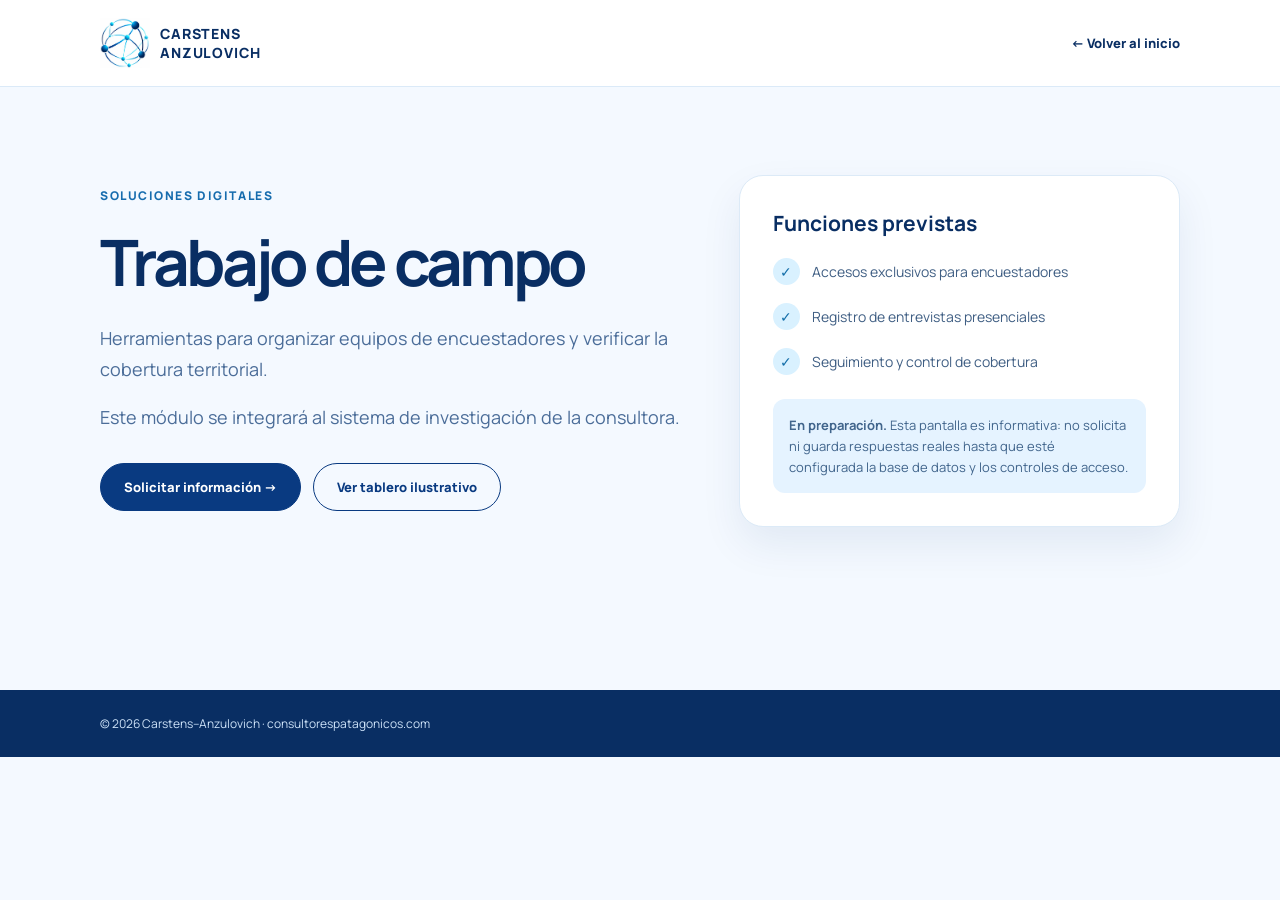
<file: site/campo.html>
<!doctype html><html lang="es-AR"><head><meta charset="utf-8"><meta name="viewport" content="width=device-width,initial-scale=1"><meta name="robots" content="noindex,nofollow"><title>Trabajo de campo | Carstens Anzulovich</title><meta name="theme-color" content="#092e63"><link rel="icon" href="favicon.png"><link href="https://fonts.googleapis.com/css2?family=Manrope:wght@400;500;600;700;800&display=swap" rel="stylesheet"><style>
    *{box-sizing:border-box}body{margin:0;background:#f4f9ff;color:#092e63;font-family:Manrope,Arial,sans-serif}a{color:inherit}.wrap{width:min(100% - 40px,1080px);margin:auto}header{background:white;border-bottom:1px solid #dbeaf8}.nav{display:flex;align-items:center;justify-content:space-between;padding:18px 0;gap:24px}.brand{display:flex;align-items:center;gap:10px;text-decoration:none;font-weight:800;letter-spacing:.06em;font-size:14px}.brand img{width:50px;height:50px;object-fit:contain}.nav a.back{font-size:13px;font-weight:800;text-decoration:none}main{padding:88px 0 110px;min-height:67vh}.pill{color:#166cae;font-size:12px;letter-spacing:.13em;text-transform:uppercase;font-weight:800}h1{font-size:clamp(36px,5vw,66px);letter-spacing:-.06em;margin:14px 0}.intro{font-size:18px;line-height:1.7;color:#4b6d99;max-width:670px}.grid{display:grid;grid-template-columns:1.2fr .9fr;gap:50px;align-items:start}.card{background:white;padding:33px;border:1px solid #dceaf7;border-radius:24px;box-shadow:0 18px 40px rgba(8,52,115,.08)}.card h2{font-size:21px;margin:0 0 21px}.module-point{display:flex;gap:12px;align-items:center;margin:18px 0;color:#3f5e83;font-size:14px}.check{display:grid;place-items:center;border-radius:50%;background:#d9f1ff;color:#126da8;width:27px;height:27px;flex:0 0 27px}.actions{display:flex;gap:12px;flex-wrap:wrap;margin-top:30px}.btn{background:#093a81;border:1px solid #093a81;color:#fff;border-radius:999px;padding:14px 23px;text-decoration:none;font-size:13px;font-weight:800}.btn.alt{background:transparent;color:#093a81}.note{padding:16px;background:#e5f3ff;border-radius:12px;margin-top:24px;color:#41658c;font-size:13px;line-height:1.6}footer{background:#092e63;color:#cde2f8;padding:25px 0;font-size:12px}@media(max-width:720px){.grid{grid-template-columns:1fr}main{padding:57px 0 70px}.brand{font-size:11px}}
    </style></head><body><header><div class="wrap nav"><a class="brand" href="/"><img src="logo-mark.webp" alt="Símbolo de la consultora"><span>CARSTENS<br>ANZULOVICH</span></a><a class="back" href="/">← Volver al inicio</a></div></header><main class="wrap"><div class="grid"><div><p class="pill">Soluciones digitales</p><h1>Trabajo de campo</h1><p class="intro">Herramientas para organizar equipos de encuestadores y verificar la cobertura territorial.</p><p class="intro">Este módulo se integrará al sistema de investigación de la consultora.</p><div class="actions"><a class="btn" href="/#contacto">Solicitar información →</a><a class="btn alt" href="/#plataforma">Ver tablero ilustrativo</a></div></div><aside class="card"><h2>Funciones previstas</h2><div class="module-point"><span class="check">✓</span>Accesos exclusivos para encuestadores</div><div class="module-point"><span class="check">✓</span>Registro de entrevistas presenciales</div><div class="module-point"><span class="check">✓</span>Seguimiento y control de cobertura</div><div class="note"><strong>En preparación.</strong> Esta pantalla es informativa: no solicita ni guarda respuestas reales hasta que esté configurada la base de datos y los controles de acceso.</div></aside></div></main><footer><div class="wrap">© 2026 Carstens–Anzulovich · consultorespatagonicos.com</div></footer></body></html>
</file>
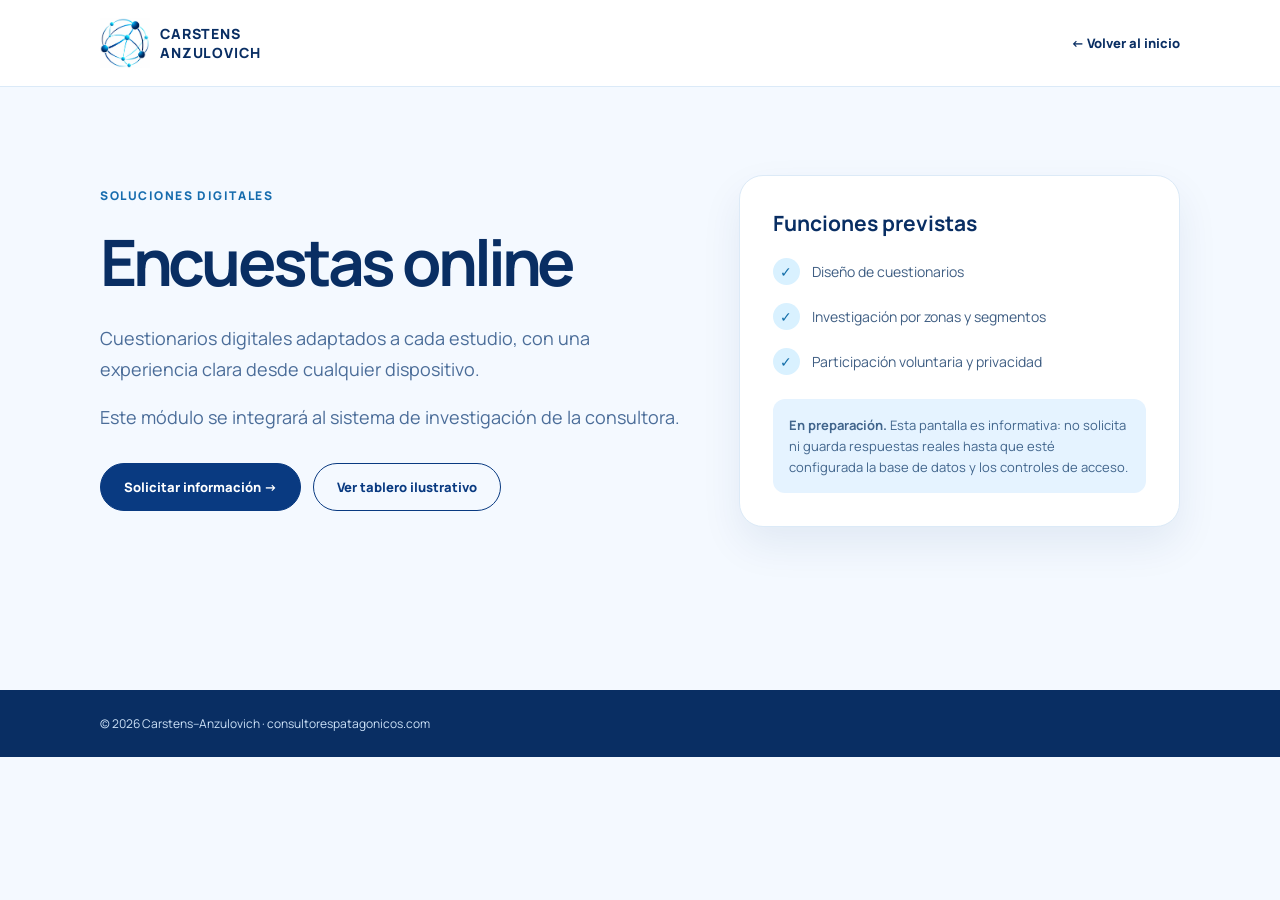
<file: site/encuesta.html>
<!doctype html><html lang="es-AR"><head><meta charset="utf-8"><meta name="viewport" content="width=device-width,initial-scale=1"><meta name="robots" content="noindex,nofollow"><title>Encuestas online | Carstens Anzulovich</title><meta name="theme-color" content="#092e63"><link rel="icon" href="favicon.png"><link href="https://fonts.googleapis.com/css2?family=Manrope:wght@400;500;600;700;800&display=swap" rel="stylesheet"><style>
    *{box-sizing:border-box}body{margin:0;background:#f4f9ff;color:#092e63;font-family:Manrope,Arial,sans-serif}a{color:inherit}.wrap{width:min(100% - 40px,1080px);margin:auto}header{background:white;border-bottom:1px solid #dbeaf8}.nav{display:flex;align-items:center;justify-content:space-between;padding:18px 0;gap:24px}.brand{display:flex;align-items:center;gap:10px;text-decoration:none;font-weight:800;letter-spacing:.06em;font-size:14px}.brand img{width:50px;height:50px;object-fit:contain}.nav a.back{font-size:13px;font-weight:800;text-decoration:none}main{padding:88px 0 110px;min-height:67vh}.pill{color:#166cae;font-size:12px;letter-spacing:.13em;text-transform:uppercase;font-weight:800}h1{font-size:clamp(36px,5vw,66px);letter-spacing:-.06em;margin:14px 0}.intro{font-size:18px;line-height:1.7;color:#4b6d99;max-width:670px}.grid{display:grid;grid-template-columns:1.2fr .9fr;gap:50px;align-items:start}.card{background:white;padding:33px;border:1px solid #dceaf7;border-radius:24px;box-shadow:0 18px 40px rgba(8,52,115,.08)}.card h2{font-size:21px;margin:0 0 21px}.module-point{display:flex;gap:12px;align-items:center;margin:18px 0;color:#3f5e83;font-size:14px}.check{display:grid;place-items:center;border-radius:50%;background:#d9f1ff;color:#126da8;width:27px;height:27px;flex:0 0 27px}.actions{display:flex;gap:12px;flex-wrap:wrap;margin-top:30px}.btn{background:#093a81;border:1px solid #093a81;color:#fff;border-radius:999px;padding:14px 23px;text-decoration:none;font-size:13px;font-weight:800}.btn.alt{background:transparent;color:#093a81}.note{padding:16px;background:#e5f3ff;border-radius:12px;margin-top:24px;color:#41658c;font-size:13px;line-height:1.6}footer{background:#092e63;color:#cde2f8;padding:25px 0;font-size:12px}@media(max-width:720px){.grid{grid-template-columns:1fr}main{padding:57px 0 70px}.brand{font-size:11px}}
    </style></head><body><header><div class="wrap nav"><a class="brand" href="/"><img src="logo-mark.webp" alt="Símbolo de la consultora"><span>CARSTENS<br>ANZULOVICH</span></a><a class="back" href="/">← Volver al inicio</a></div></header><main class="wrap"><div class="grid"><div><p class="pill">Soluciones digitales</p><h1>Encuestas online</h1><p class="intro">Cuestionarios digitales adaptados a cada estudio, con una experiencia clara desde cualquier dispositivo.</p><p class="intro">Este módulo se integrará al sistema de investigación de la consultora.</p><div class="actions"><a class="btn" href="/#contacto">Solicitar información →</a><a class="btn alt" href="/#plataforma">Ver tablero ilustrativo</a></div></div><aside class="card"><h2>Funciones previstas</h2><div class="module-point"><span class="check">✓</span>Diseño de cuestionarios</div><div class="module-point"><span class="check">✓</span>Investigación por zonas y segmentos</div><div class="module-point"><span class="check">✓</span>Participación voluntaria y privacidad</div><div class="note"><strong>En preparación.</strong> Esta pantalla es informativa: no solicita ni guarda respuestas reales hasta que esté configurada la base de datos y los controles de acceso.</div></aside></div></main><footer><div class="wrap">© 2026 Carstens–Anzulovich · consultorespatagonicos.com</div></footer></body></html>
</file>
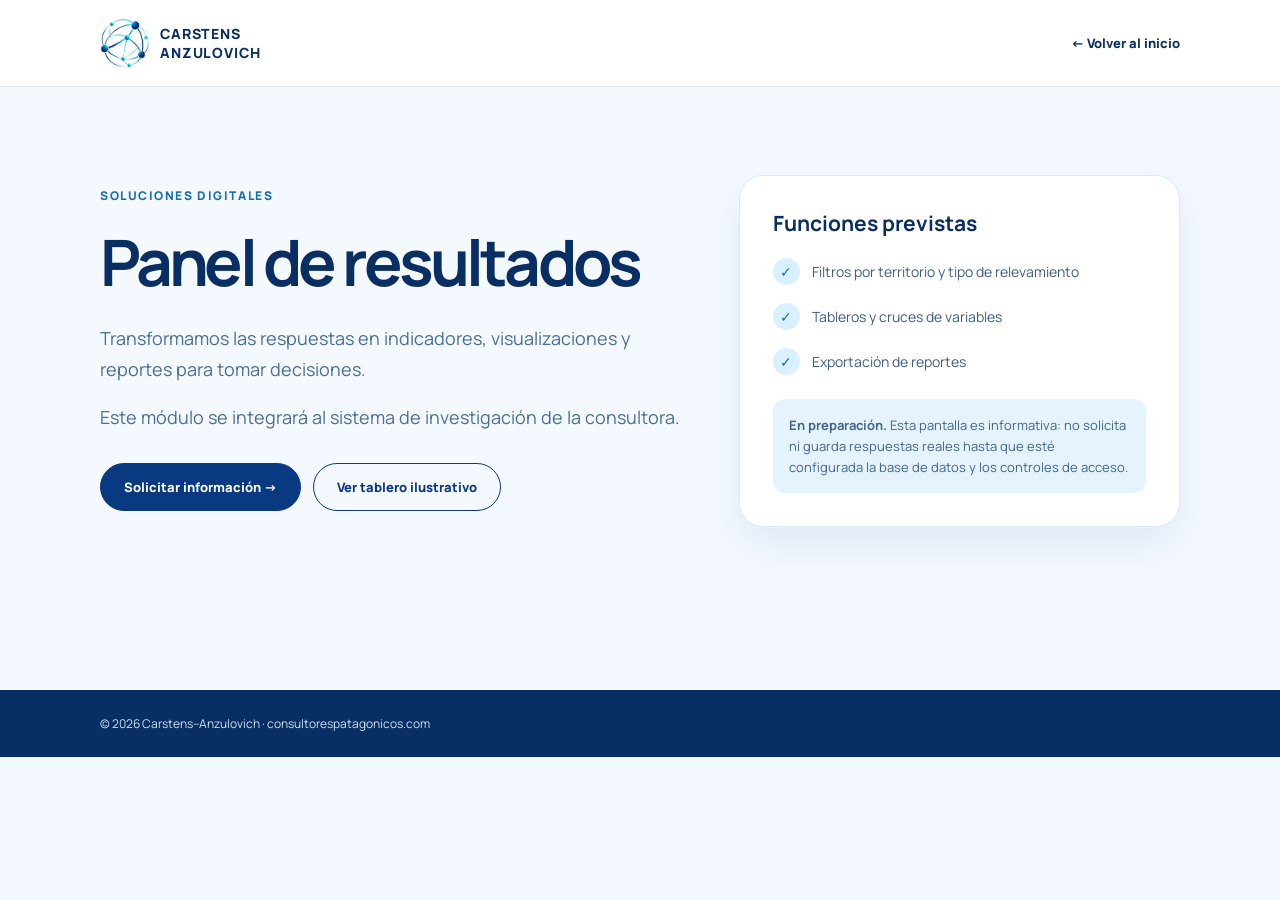
<file: site/panel.html>
<!doctype html><html lang="es-AR"><head><meta charset="utf-8"><meta name="viewport" content="width=device-width,initial-scale=1"><meta name="robots" content="noindex,nofollow"><title>Panel de resultados | Carstens Anzulovich</title><meta name="theme-color" content="#092e63"><link rel="icon" href="favicon.png"><link href="https://fonts.googleapis.com/css2?family=Manrope:wght@400;500;600;700;800&display=swap" rel="stylesheet"><style>
    *{box-sizing:border-box}body{margin:0;background:#f4f9ff;color:#092e63;font-family:Manrope,Arial,sans-serif}a{color:inherit}.wrap{width:min(100% - 40px,1080px);margin:auto}header{background:white;border-bottom:1px solid #dbeaf8}.nav{display:flex;align-items:center;justify-content:space-between;padding:18px 0;gap:24px}.brand{display:flex;align-items:center;gap:10px;text-decoration:none;font-weight:800;letter-spacing:.06em;font-size:14px}.brand img{width:50px;height:50px;object-fit:contain}.nav a.back{font-size:13px;font-weight:800;text-decoration:none}main{padding:88px 0 110px;min-height:67vh}.pill{color:#166cae;font-size:12px;letter-spacing:.13em;text-transform:uppercase;font-weight:800}h1{font-size:clamp(36px,5vw,66px);letter-spacing:-.06em;margin:14px 0}.intro{font-size:18px;line-height:1.7;color:#4b6d99;max-width:670px}.grid{display:grid;grid-template-columns:1.2fr .9fr;gap:50px;align-items:start}.card{background:white;padding:33px;border:1px solid #dceaf7;border-radius:24px;box-shadow:0 18px 40px rgba(8,52,115,.08)}.card h2{font-size:21px;margin:0 0 21px}.module-point{display:flex;gap:12px;align-items:center;margin:18px 0;color:#3f5e83;font-size:14px}.check{display:grid;place-items:center;border-radius:50%;background:#d9f1ff;color:#126da8;width:27px;height:27px;flex:0 0 27px}.actions{display:flex;gap:12px;flex-wrap:wrap;margin-top:30px}.btn{background:#093a81;border:1px solid #093a81;color:#fff;border-radius:999px;padding:14px 23px;text-decoration:none;font-size:13px;font-weight:800}.btn.alt{background:transparent;color:#093a81}.note{padding:16px;background:#e5f3ff;border-radius:12px;margin-top:24px;color:#41658c;font-size:13px;line-height:1.6}footer{background:#092e63;color:#cde2f8;padding:25px 0;font-size:12px}@media(max-width:720px){.grid{grid-template-columns:1fr}main{padding:57px 0 70px}.brand{font-size:11px}}
    </style></head><body><header><div class="wrap nav"><a class="brand" href="/"><img src="logo-mark.webp" alt="Símbolo de la consultora"><span>CARSTENS<br>ANZULOVICH</span></a><a class="back" href="/">← Volver al inicio</a></div></header><main class="wrap"><div class="grid"><div><p class="pill">Soluciones digitales</p><h1>Panel de resultados</h1><p class="intro">Transformamos las respuestas en indicadores, visualizaciones y reportes para tomar decisiones.</p><p class="intro">Este módulo se integrará al sistema de investigación de la consultora.</p><div class="actions"><a class="btn" href="/#contacto">Solicitar información →</a><a class="btn alt" href="/#plataforma">Ver tablero ilustrativo</a></div></div><aside class="card"><h2>Funciones previstas</h2><div class="module-point"><span class="check">✓</span>Filtros por territorio y tipo de relevamiento</div><div class="module-point"><span class="check">✓</span>Tableros y cruces de variables</div><div class="module-point"><span class="check">✓</span>Exportación de reportes</div><div class="note"><strong>En preparación.</strong> Esta pantalla es informativa: no solicita ni guarda respuestas reales hasta que esté configurada la base de datos y los controles de acceso.</div></aside></div></main><footer><div class="wrap">© 2026 Carstens–Anzulovich · consultorespatagonicos.com</div></footer></body></html>
</file>
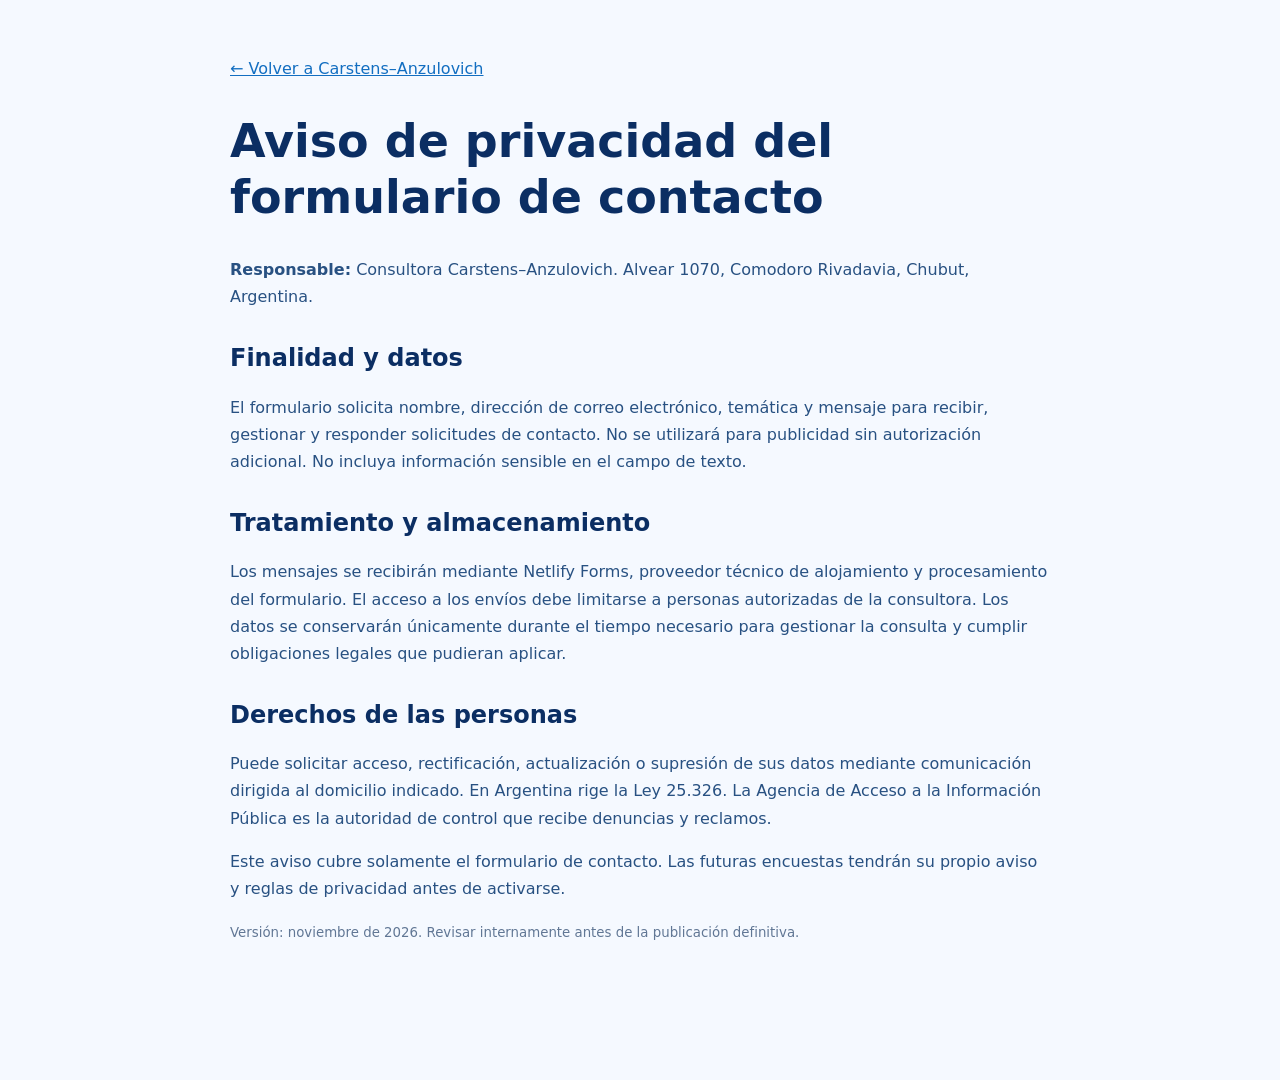
<file: site/privacidad.html>
<!doctype html><html lang="es-AR"><head><meta charset="utf-8"><meta name="viewport" content="width=device-width,initial-scale=1"><meta name="robots" content="noindex"><title>Privacidad | Carstens–Anzulovich</title><link rel="icon" href="/favicon.png"><style>body{margin:0;background:#f5f9ff;color:#0b2e63;font:16px/1.7 system-ui,sans-serif}main{max-width:820px;margin:55px auto;padding:0 24px 80px}h1,h2{line-height:1.22}h1{font-size:clamp(32px,5vw,46px)}h2{margin-top:34px}p{color:#285182}a{color:#126ec1}small{color:#617795}</style></head><body><main><p><a href="/">← Volver a Carstens–Anzulovich</a></p><h1>Aviso de privacidad del formulario de contacto</h1><p><strong>Responsable:</strong> Consultora Carstens–Anzulovich. Alvear 1070, Comodoro Rivadavia, Chubut, Argentina.</p><h2>Finalidad y datos</h2><p>El formulario solicita nombre, dirección de correo electrónico, temática y mensaje para recibir, gestionar y responder solicitudes de contacto. No se utilizará para publicidad sin autorización adicional. No incluya información sensible en el campo de texto.</p><h2>Tratamiento y almacenamiento</h2><p>Los mensajes se recibirán mediante Netlify Forms, proveedor técnico de alojamiento y procesamiento del formulario. El acceso a los envíos debe limitarse a personas autorizadas de la consultora. Los datos se conservarán únicamente durante el tiempo necesario para gestionar la consulta y cumplir obligaciones legales que pudieran aplicar.</p><h2>Derechos de las personas</h2><p>Puede solicitar acceso, rectificación, actualización o supresión de sus datos mediante comunicación dirigida al domicilio indicado. En Argentina rige la Ley 25.326. La Agencia de Acceso a la Información Pública es la autoridad de control que recibe denuncias y reclamos.</p><p>Este aviso cubre solamente el formulario de contacto. Las futuras encuestas tendrán su propio aviso y reglas de privacidad antes de activarse.</p><small>Versión: noviembre de 2026. Revisar internamente antes de la publicación definitiva.</small></main></body></html>
</file>
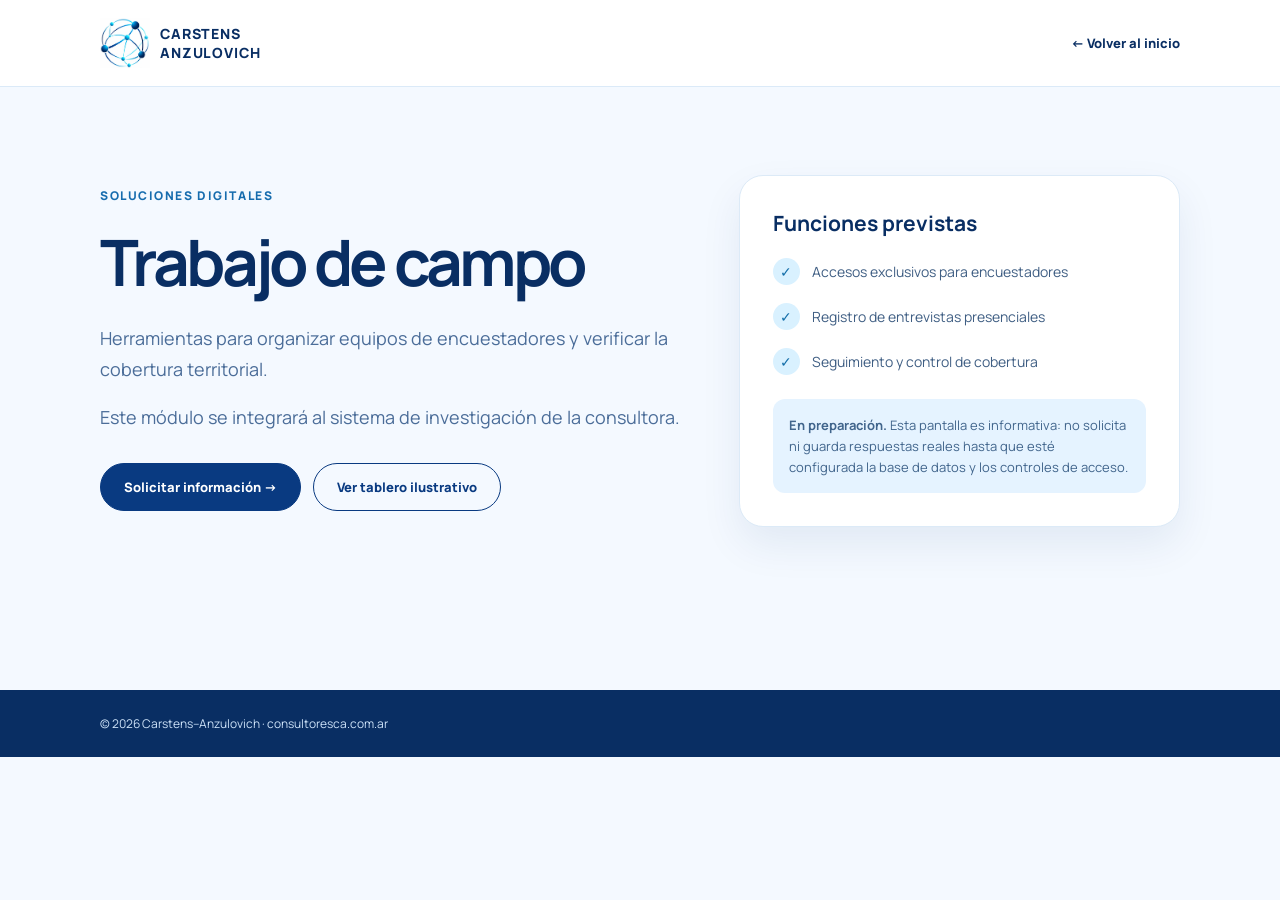
<file: CONSULTORESCA_WEB_AZUL_GITHUB/site/campo.html>
<!doctype html><html lang="es-AR"><head><meta charset="utf-8"><meta name="viewport" content="width=device-width,initial-scale=1"><meta name="robots" content="noindex,nofollow"><title>Trabajo de campo | Carstens Anzulovich</title><meta name="theme-color" content="#092e63"><link rel="icon" href="favicon.png"><link href="https://fonts.googleapis.com/css2?family=Manrope:wght@400;500;600;700;800&display=swap" rel="stylesheet"><style>
    *{box-sizing:border-box}body{margin:0;background:#f4f9ff;color:#092e63;font-family:Manrope,Arial,sans-serif}a{color:inherit}.wrap{width:min(100% - 40px,1080px);margin:auto}header{background:white;border-bottom:1px solid #dbeaf8}.nav{display:flex;align-items:center;justify-content:space-between;padding:18px 0;gap:24px}.brand{display:flex;align-items:center;gap:10px;text-decoration:none;font-weight:800;letter-spacing:.06em;font-size:14px}.brand img{width:50px;height:50px;object-fit:contain}.nav a.back{font-size:13px;font-weight:800;text-decoration:none}main{padding:88px 0 110px;min-height:67vh}.pill{color:#166cae;font-size:12px;letter-spacing:.13em;text-transform:uppercase;font-weight:800}h1{font-size:clamp(36px,5vw,66px);letter-spacing:-.06em;margin:14px 0}.intro{font-size:18px;line-height:1.7;color:#4b6d99;max-width:670px}.grid{display:grid;grid-template-columns:1.2fr .9fr;gap:50px;align-items:start}.card{background:white;padding:33px;border:1px solid #dceaf7;border-radius:24px;box-shadow:0 18px 40px rgba(8,52,115,.08)}.card h2{font-size:21px;margin:0 0 21px}.module-point{display:flex;gap:12px;align-items:center;margin:18px 0;color:#3f5e83;font-size:14px}.check{display:grid;place-items:center;border-radius:50%;background:#d9f1ff;color:#126da8;width:27px;height:27px;flex:0 0 27px}.actions{display:flex;gap:12px;flex-wrap:wrap;margin-top:30px}.btn{background:#093a81;border:1px solid #093a81;color:#fff;border-radius:999px;padding:14px 23px;text-decoration:none;font-size:13px;font-weight:800}.btn.alt{background:transparent;color:#093a81}.note{padding:16px;background:#e5f3ff;border-radius:12px;margin-top:24px;color:#41658c;font-size:13px;line-height:1.6}footer{background:#092e63;color:#cde2f8;padding:25px 0;font-size:12px}@media(max-width:720px){.grid{grid-template-columns:1fr}main{padding:57px 0 70px}.brand{font-size:11px}}
    </style></head><body><header><div class="wrap nav"><a class="brand" href="/"><img src="logo-mark.webp" alt="Símbolo de la consultora"><span>CARSTENS<br>ANZULOVICH</span></a><a class="back" href="/">← Volver al inicio</a></div></header><main class="wrap"><div class="grid"><div><p class="pill">Soluciones digitales</p><h1>Trabajo de campo</h1><p class="intro">Herramientas para organizar equipos de encuestadores y verificar la cobertura territorial.</p><p class="intro">Este módulo se integrará al sistema de investigación de la consultora.</p><div class="actions"><a class="btn" href="/#contacto">Solicitar información →</a><a class="btn alt" href="/#plataforma">Ver tablero ilustrativo</a></div></div><aside class="card"><h2>Funciones previstas</h2><div class="module-point"><span class="check">✓</span>Accesos exclusivos para encuestadores</div><div class="module-point"><span class="check">✓</span>Registro de entrevistas presenciales</div><div class="module-point"><span class="check">✓</span>Seguimiento y control de cobertura</div><div class="note"><strong>En preparación.</strong> Esta pantalla es informativa: no solicita ni guarda respuestas reales hasta que esté configurada la base de datos y los controles de acceso.</div></aside></div></main><footer><div class="wrap">© 2026 Carstens–Anzulovich · consultoresca.com.ar</div></footer></body></html>
</file>
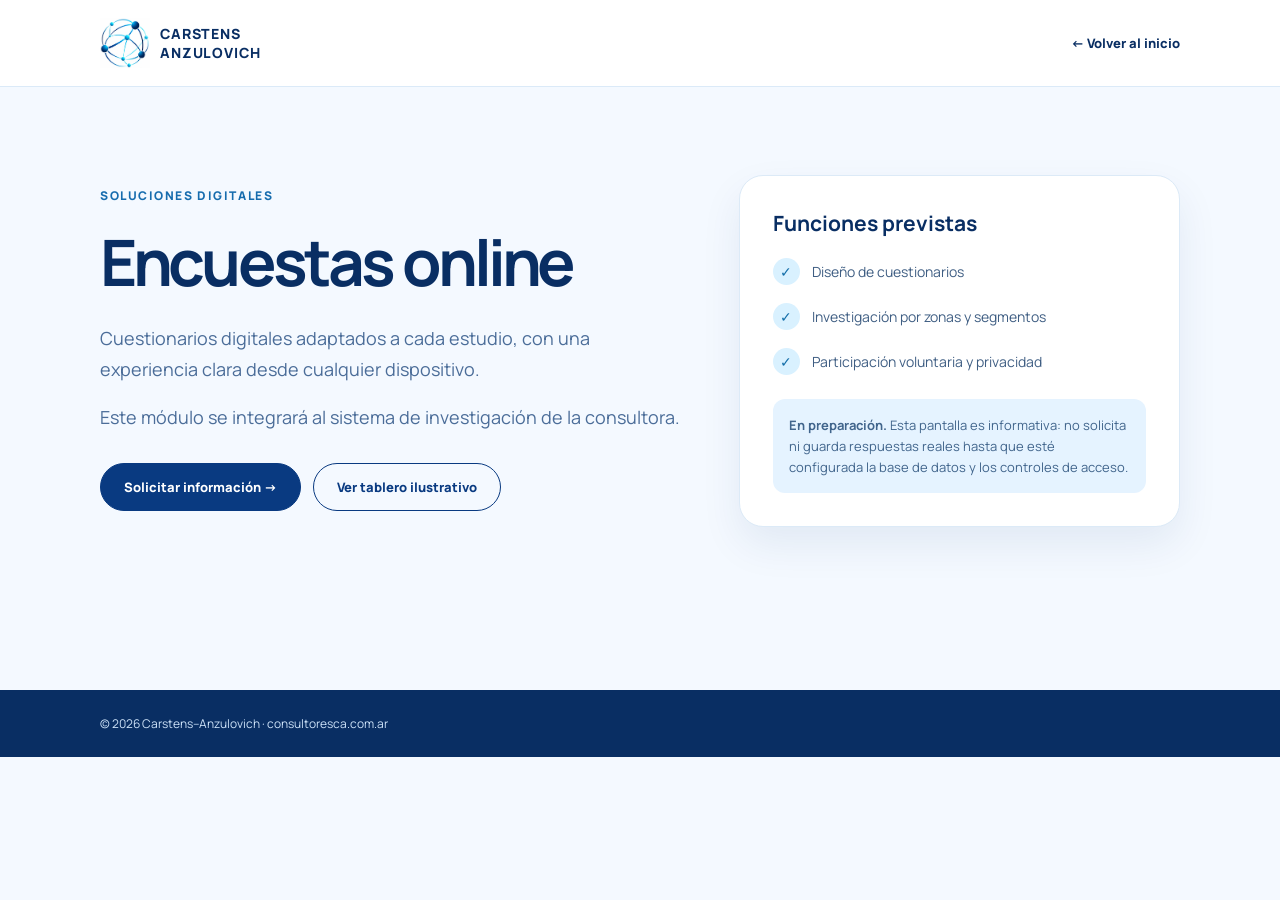
<file: CONSULTORESCA_WEB_AZUL_GITHUB/site/encuesta.html>
<!doctype html><html lang="es-AR"><head><meta charset="utf-8"><meta name="viewport" content="width=device-width,initial-scale=1"><meta name="robots" content="noindex,nofollow"><title>Encuestas online | Carstens Anzulovich</title><meta name="theme-color" content="#092e63"><link rel="icon" href="favicon.png"><link href="https://fonts.googleapis.com/css2?family=Manrope:wght@400;500;600;700;800&display=swap" rel="stylesheet"><style>
    *{box-sizing:border-box}body{margin:0;background:#f4f9ff;color:#092e63;font-family:Manrope,Arial,sans-serif}a{color:inherit}.wrap{width:min(100% - 40px,1080px);margin:auto}header{background:white;border-bottom:1px solid #dbeaf8}.nav{display:flex;align-items:center;justify-content:space-between;padding:18px 0;gap:24px}.brand{display:flex;align-items:center;gap:10px;text-decoration:none;font-weight:800;letter-spacing:.06em;font-size:14px}.brand img{width:50px;height:50px;object-fit:contain}.nav a.back{font-size:13px;font-weight:800;text-decoration:none}main{padding:88px 0 110px;min-height:67vh}.pill{color:#166cae;font-size:12px;letter-spacing:.13em;text-transform:uppercase;font-weight:800}h1{font-size:clamp(36px,5vw,66px);letter-spacing:-.06em;margin:14px 0}.intro{font-size:18px;line-height:1.7;color:#4b6d99;max-width:670px}.grid{display:grid;grid-template-columns:1.2fr .9fr;gap:50px;align-items:start}.card{background:white;padding:33px;border:1px solid #dceaf7;border-radius:24px;box-shadow:0 18px 40px rgba(8,52,115,.08)}.card h2{font-size:21px;margin:0 0 21px}.module-point{display:flex;gap:12px;align-items:center;margin:18px 0;color:#3f5e83;font-size:14px}.check{display:grid;place-items:center;border-radius:50%;background:#d9f1ff;color:#126da8;width:27px;height:27px;flex:0 0 27px}.actions{display:flex;gap:12px;flex-wrap:wrap;margin-top:30px}.btn{background:#093a81;border:1px solid #093a81;color:#fff;border-radius:999px;padding:14px 23px;text-decoration:none;font-size:13px;font-weight:800}.btn.alt{background:transparent;color:#093a81}.note{padding:16px;background:#e5f3ff;border-radius:12px;margin-top:24px;color:#41658c;font-size:13px;line-height:1.6}footer{background:#092e63;color:#cde2f8;padding:25px 0;font-size:12px}@media(max-width:720px){.grid{grid-template-columns:1fr}main{padding:57px 0 70px}.brand{font-size:11px}}
    </style></head><body><header><div class="wrap nav"><a class="brand" href="/"><img src="logo-mark.webp" alt="Símbolo de la consultora"><span>CARSTENS<br>ANZULOVICH</span></a><a class="back" href="/">← Volver al inicio</a></div></header><main class="wrap"><div class="grid"><div><p class="pill">Soluciones digitales</p><h1>Encuestas online</h1><p class="intro">Cuestionarios digitales adaptados a cada estudio, con una experiencia clara desde cualquier dispositivo.</p><p class="intro">Este módulo se integrará al sistema de investigación de la consultora.</p><div class="actions"><a class="btn" href="/#contacto">Solicitar información →</a><a class="btn alt" href="/#plataforma">Ver tablero ilustrativo</a></div></div><aside class="card"><h2>Funciones previstas</h2><div class="module-point"><span class="check">✓</span>Diseño de cuestionarios</div><div class="module-point"><span class="check">✓</span>Investigación por zonas y segmentos</div><div class="module-point"><span class="check">✓</span>Participación voluntaria y privacidad</div><div class="note"><strong>En preparación.</strong> Esta pantalla es informativa: no solicita ni guarda respuestas reales hasta que esté configurada la base de datos y los controles de acceso.</div></aside></div></main><footer><div class="wrap">© 2026 Carstens–Anzulovich · consultoresca.com.ar</div></footer></body></html>
</file>
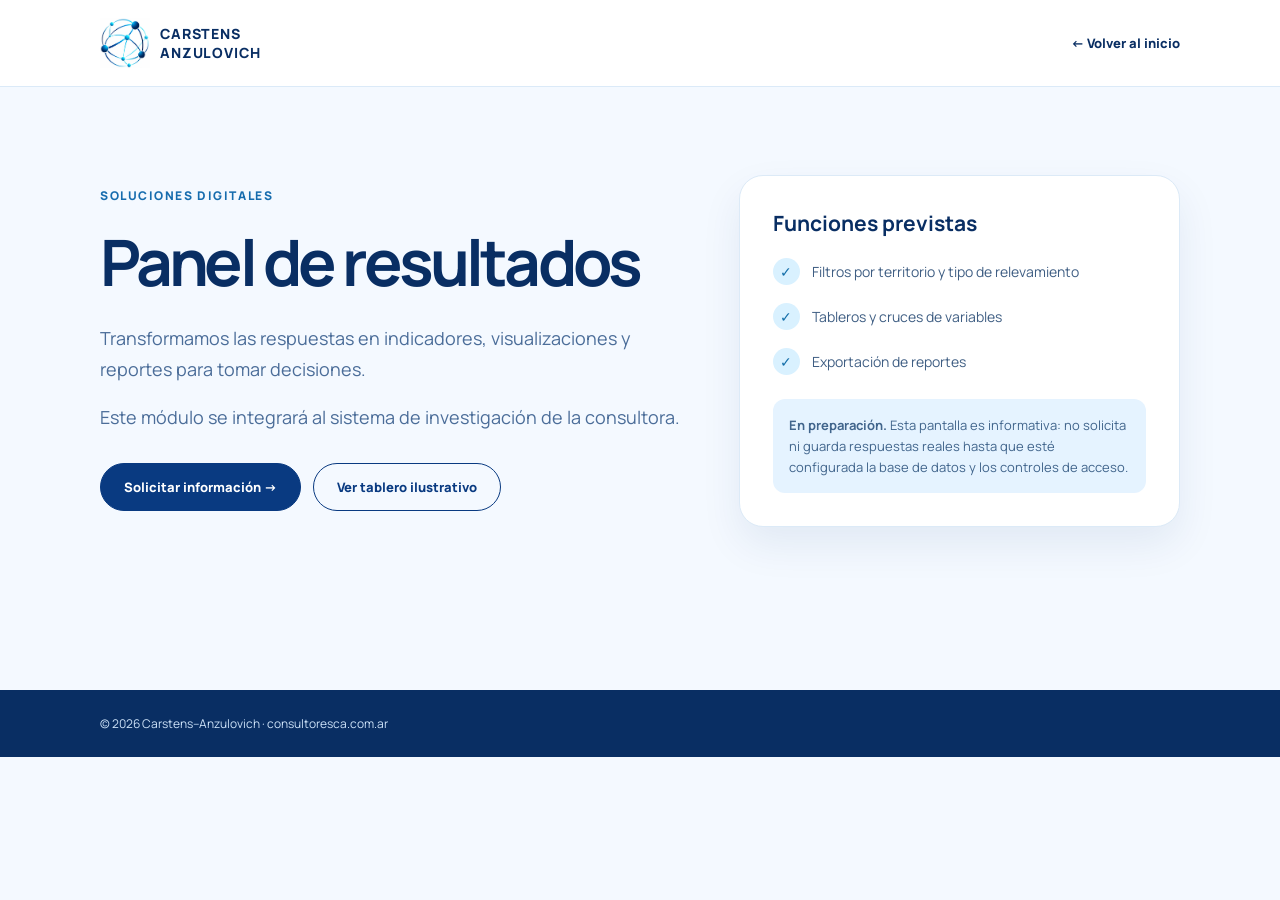
<file: CONSULTORESCA_WEB_AZUL_GITHUB/site/panel.html>
<!doctype html><html lang="es-AR"><head><meta charset="utf-8"><meta name="viewport" content="width=device-width,initial-scale=1"><meta name="robots" content="noindex,nofollow"><title>Panel de resultados | Carstens Anzulovich</title><meta name="theme-color" content="#092e63"><link rel="icon" href="favicon.png"><link href="https://fonts.googleapis.com/css2?family=Manrope:wght@400;500;600;700;800&display=swap" rel="stylesheet"><style>
    *{box-sizing:border-box}body{margin:0;background:#f4f9ff;color:#092e63;font-family:Manrope,Arial,sans-serif}a{color:inherit}.wrap{width:min(100% - 40px,1080px);margin:auto}header{background:white;border-bottom:1px solid #dbeaf8}.nav{display:flex;align-items:center;justify-content:space-between;padding:18px 0;gap:24px}.brand{display:flex;align-items:center;gap:10px;text-decoration:none;font-weight:800;letter-spacing:.06em;font-size:14px}.brand img{width:50px;height:50px;object-fit:contain}.nav a.back{font-size:13px;font-weight:800;text-decoration:none}main{padding:88px 0 110px;min-height:67vh}.pill{color:#166cae;font-size:12px;letter-spacing:.13em;text-transform:uppercase;font-weight:800}h1{font-size:clamp(36px,5vw,66px);letter-spacing:-.06em;margin:14px 0}.intro{font-size:18px;line-height:1.7;color:#4b6d99;max-width:670px}.grid{display:grid;grid-template-columns:1.2fr .9fr;gap:50px;align-items:start}.card{background:white;padding:33px;border:1px solid #dceaf7;border-radius:24px;box-shadow:0 18px 40px rgba(8,52,115,.08)}.card h2{font-size:21px;margin:0 0 21px}.module-point{display:flex;gap:12px;align-items:center;margin:18px 0;color:#3f5e83;font-size:14px}.check{display:grid;place-items:center;border-radius:50%;background:#d9f1ff;color:#126da8;width:27px;height:27px;flex:0 0 27px}.actions{display:flex;gap:12px;flex-wrap:wrap;margin-top:30px}.btn{background:#093a81;border:1px solid #093a81;color:#fff;border-radius:999px;padding:14px 23px;text-decoration:none;font-size:13px;font-weight:800}.btn.alt{background:transparent;color:#093a81}.note{padding:16px;background:#e5f3ff;border-radius:12px;margin-top:24px;color:#41658c;font-size:13px;line-height:1.6}footer{background:#092e63;color:#cde2f8;padding:25px 0;font-size:12px}@media(max-width:720px){.grid{grid-template-columns:1fr}main{padding:57px 0 70px}.brand{font-size:11px}}
    </style></head><body><header><div class="wrap nav"><a class="brand" href="/"><img src="logo-mark.webp" alt="Símbolo de la consultora"><span>CARSTENS<br>ANZULOVICH</span></a><a class="back" href="/">← Volver al inicio</a></div></header><main class="wrap"><div class="grid"><div><p class="pill">Soluciones digitales</p><h1>Panel de resultados</h1><p class="intro">Transformamos las respuestas en indicadores, visualizaciones y reportes para tomar decisiones.</p><p class="intro">Este módulo se integrará al sistema de investigación de la consultora.</p><div class="actions"><a class="btn" href="/#contacto">Solicitar información →</a><a class="btn alt" href="/#plataforma">Ver tablero ilustrativo</a></div></div><aside class="card"><h2>Funciones previstas</h2><div class="module-point"><span class="check">✓</span>Filtros por territorio y tipo de relevamiento</div><div class="module-point"><span class="check">✓</span>Tableros y cruces de variables</div><div class="module-point"><span class="check">✓</span>Exportación de reportes</div><div class="note"><strong>En preparación.</strong> Esta pantalla es informativa: no solicita ni guarda respuestas reales hasta que esté configurada la base de datos y los controles de acceso.</div></aside></div></main><footer><div class="wrap">© 2026 Carstens–Anzulovich · consultoresca.com.ar</div></footer></body></html>
</file>
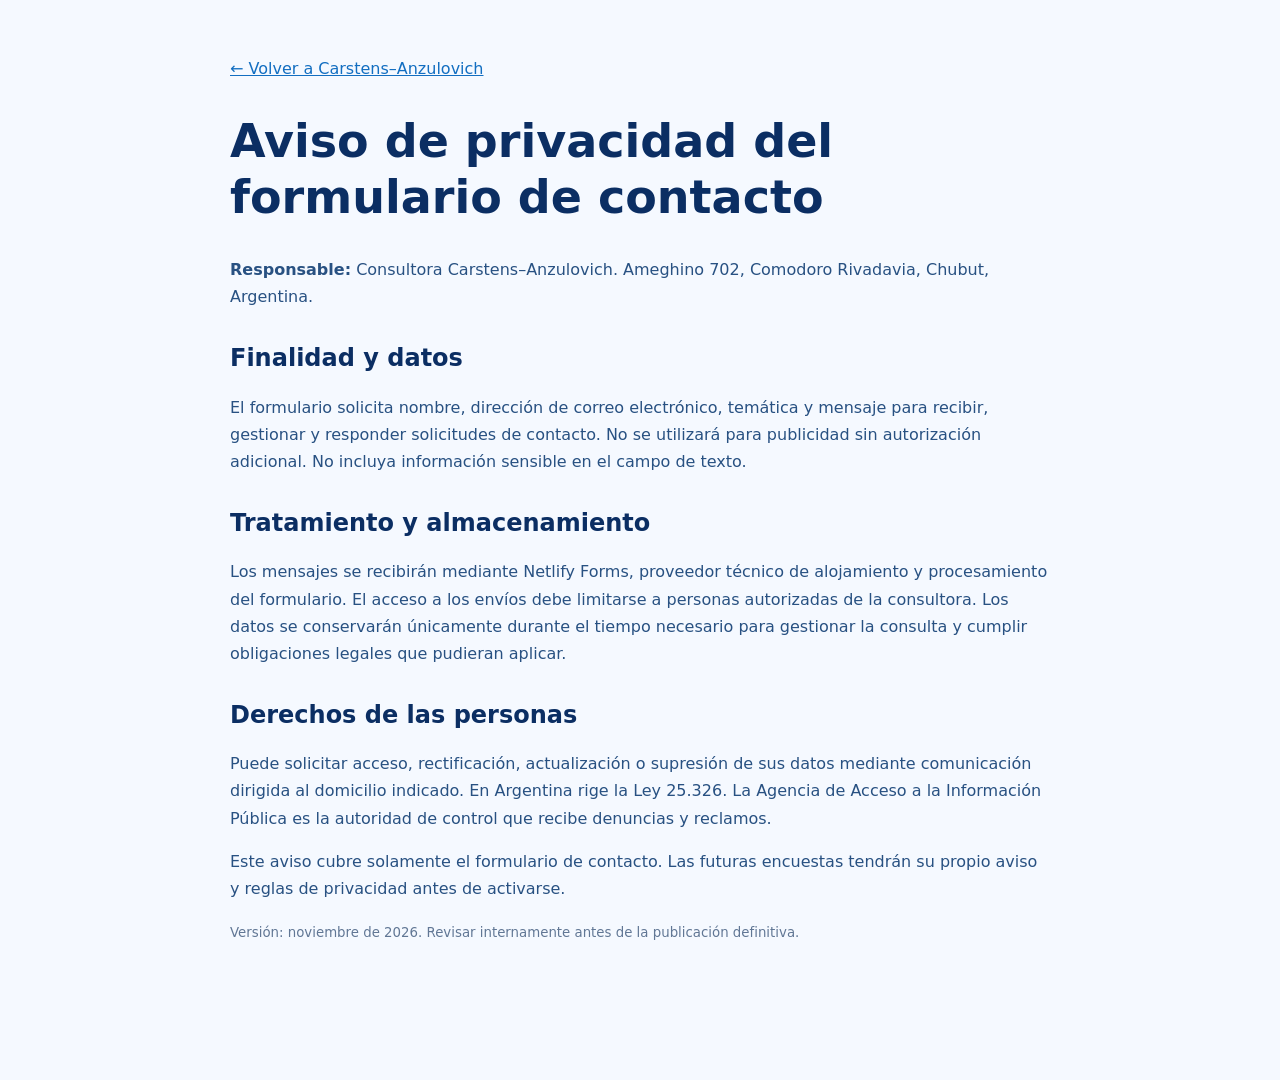
<file: CONSULTORESCA_WEB_AZUL_GITHUB/site/privacidad.html>
<!doctype html><html lang="es-AR"><head><meta charset="utf-8"><meta name="viewport" content="width=device-width,initial-scale=1"><meta name="robots" content="noindex"><title>Privacidad | Carstens–Anzulovich</title><link rel="icon" href="/favicon.png"><style>body{margin:0;background:#f5f9ff;color:#0b2e63;font:16px/1.7 system-ui,sans-serif}main{max-width:820px;margin:55px auto;padding:0 24px 80px}h1,h2{line-height:1.22}h1{font-size:clamp(32px,5vw,46px)}h2{margin-top:34px}p{color:#285182}a{color:#126ec1}small{color:#617795}</style></head><body><main><p><a href="/">← Volver a Carstens–Anzulovich</a></p><h1>Aviso de privacidad del formulario de contacto</h1><p><strong>Responsable:</strong> Consultora Carstens–Anzulovich. Ameghino 702, Comodoro Rivadavia, Chubut, Argentina.</p><h2>Finalidad y datos</h2><p>El formulario solicita nombre, dirección de correo electrónico, temática y mensaje para recibir, gestionar y responder solicitudes de contacto. No se utilizará para publicidad sin autorización adicional. No incluya información sensible en el campo de texto.</p><h2>Tratamiento y almacenamiento</h2><p>Los mensajes se recibirán mediante Netlify Forms, proveedor técnico de alojamiento y procesamiento del formulario. El acceso a los envíos debe limitarse a personas autorizadas de la consultora. Los datos se conservarán únicamente durante el tiempo necesario para gestionar la consulta y cumplir obligaciones legales que pudieran aplicar.</p><h2>Derechos de las personas</h2><p>Puede solicitar acceso, rectificación, actualización o supresión de sus datos mediante comunicación dirigida al domicilio indicado. En Argentina rige la Ley 25.326. La Agencia de Acceso a la Información Pública es la autoridad de control que recibe denuncias y reclamos.</p><p>Este aviso cubre solamente el formulario de contacto. Las futuras encuestas tendrán su propio aviso y reglas de privacidad antes de activarse.</p><small>Versión: noviembre de 2026. Revisar internamente antes de la publicación definitiva.</small></main></body></html>
</file>
<file: site/assets/tema-azul.css>
:root{--ink:#092e63;--ink-2:#1b579b;--muted:#617895;--cream:#f5f9ff;--paper:#fff;--lime:#0876c8;--mint:#e4f2ff;--line:#d9e7f7;--dark:#082858;--dark-2:#0f4d93;--shadow:0 18px 50px rgba(11,55,116,.10)}
body{background:#f7faff;color:#0a2f68}
.topline{background:#092e63}.nav-wrap{background:rgba(255,255,255,.92);border-bottom:1px solid #d9e7f7}
.brand-mark{width:58px;height:58px}.brand-word strong{color:#092e63}.brand-word span{color:#5277a2}
.nav-links a:not(.btn):hover{color:#007ad1}.nav-cta,.btn-lime{background:linear-gradient(115deg,#0b438b,#0e78c9);border-color:#0b438b;color:white}
.btn-lime:hover,.nav-cta:hover{background:linear-gradient(115deg,#07316e,#056bb9)}
.btn-ghost{border-color:#7eaadd;color:#0a346b;background:rgba(255,255,255,.66)}.btn-ghost:hover{background:#eaf5ff}
.hero-blue{position:relative;isolation:isolate;min-height:700px;overflow:hidden;padding:0;background:linear-gradient(114deg,#fafdff 0%,#ebf5ff 47%,#cce9ff 100%)}
.hero-blue::before{content:'';position:absolute;inset:0;background:radial-gradient(circle at 78% 13%,rgba(42,146,232,.18),transparent 43%),linear-gradient(145deg,rgba(255,255,255,.86),rgba(217,236,255,.25) 60%);pointer-events:none;z-index:0}
.hero-blue::after{content:'';position:absolute;z-index:1;inset:auto -18% -21% -5%;height:190px;transform:rotate(-2deg);background:linear-gradient(100deg,#075aa8,#24a9ee 65%,#a2d9ff);filter:blur(1px);border-radius:50% 50% 0 0}
.hero-blue .hero-main{min-height:700px;display:flex;align-items:flex-start;position:relative;z-index:4;padding-top:122px;padding-bottom:215px}
.hero-blue .hero-copy{max-width:665px}.hero-blue h1{font-size:clamp(48px,4.7vw,76px);letter-spacing:-.07em;line-height:1.13;color:#092b61;margin:22px 0 22px}
.hero-blue .lead{color:#284a76;font-size:clamp(16px,1.45vw,20px);max-width:600px;line-height:1.65;margin-bottom:28px}
.hero-blue .eyebrow{color:#1a679f;font-weight:800}.hero-blue .eyebrow:before{background:#2aa9ef;box-shadow:0 0 0 5px rgba(41,154,235,.15)}
.hero-blue .btn{min-height:53px;border-radius:50px;padding:16px 23px;font-size:14px;box-shadow:0 12px 26px rgba(10,78,151,.11)}.hero-blue .btn-ghost{box-shadow:none}
.hero-photo{position:absolute;inset:auto 0 0 0;height:390px;z-index:1;background:linear-gradient(to top,rgba(1,30,85,.13),rgba(239,249,255,.12) 72%,#ecf6ff 100%),url('costa-azul.webp') center 52%/cover no-repeat;mask-image:linear-gradient(to bottom,transparent 0%,black 40%,black 100%)}
.hero-shapes{position:absolute;inset:0;z-index:2;pointer-events:none;background:linear-gradient(158deg,rgba(255,255,255,.66),transparent 42%)}
.orb{position:absolute;border-radius:50%;border:1px solid rgba(38,139,221,.2)}.orb-one{width:830px;height:830px;right:-480px;top:-540px}.orb-two{width:660px;height:660px;right:-390px;top:-335px}
.hero-graph{position:absolute;right:1%;bottom:140px;width:min(44%,680px);z-index:3;opacity:.85;filter:drop-shadow(0 0 11px rgba(1,149,231,.7));animation:graphFloat 12s ease-in-out infinite}
.hero-graph svg{width:100%;height:auto}.hero-curve{position:absolute;inset:auto 0 0;height:14px;background:#ffffff;z-index:5}
.feature-rail{position:relative;z-index:7;margin-top:-50px;display:grid;grid-template-columns:repeat(4,minmax(0,1fr));gap:16px}
.feature-card{border:1px solid #e0ecfa;box-shadow:0 16px 40px rgba(11,62,125,.10);background:linear-gradient(145deg,#f9fcff,#e6f3ff);border-radius:22px;display:flex;flex-direction:column;align-items:center;justify-content:center;min-height:200px;padding:22px 16px;text-align:center;transition:transform .3s,box-shadow .3s}
.feature-card:hover{transform:translateY(-6px);box-shadow:0 18px 46px rgba(11,69,138,.16)}
.feature-icon{display:grid;place-items:center;width:74px;height:74px;border-radius:50%;background:linear-gradient(145deg,#e4f4ff,#c6e5fb);margin-bottom:13px;color:#094381}.feature-icon svg{width:44px;height:44px}
.feature-card strong{font-size:18px;line-height:1.22;color:#0a306a;font-family:Manrope,system-ui,sans-serif;letter-spacing:-.045em}
.commitment{padding:90px 0 116px;position:relative;overflow:hidden;background:#fff}
.commitment:before{content:'';position:absolute;inset:auto -15% -190px;background:linear-gradient(90deg,#073c87,#147ccb 48%,#74c6fc 90%);height:240px;border-radius:50% 50% 0 0;transform:rotate(-3deg)}
.commitment-inner{max-width:930px;text-align:center;position:relative;z-index:1}.commitment h2{color:#0b316c;font-size:clamp(34px,4vw,54px)}.commitment p{font-size:17px;color:#496687;line-height:1.65;max-width:730px;margin:24px auto 28px}.commitment .btn{border-radius:100px;font-size:14px}
.section{padding:100px 0}.section-kicker{color:#147dc7}.service{border-color:#e0ebf7}.service-icon,.dashboard-icon{background:#e7f4ff;color:#0c67b0}.service:hover{border-color:#80b9ec}.service p{color:#597391}.belief{background:linear-gradient(130deg,#e7f3ff,#d7ebff)}.belief .quote span{color:#126cac}.belief aside p{color:#466b96}
.dashboard-wrap{background:linear-gradient(145deg,#072e66,#0755a6 85%)}.dashboard-head p{color:#c4dfff}.dashboard-head h2 span{color:#64ccff}.dashboard-shell{background:#f7fbff}
.bar-fill,.score-meter span{background:linear-gradient(90deg,#0d67b6,#59bff7)!important}.dashboard-foot{color:#ceeaff}.download-btn{color:#116fb5}
.audience{background:#eff7ff;border-color:#d8e9f9}.contact-card{background:linear-gradient(135deg,#eaf5ff,#dceeff)}.contact-form{box-shadow:0 15px 45px rgba(6,57,128,.09)}
.footer{background:#072754}.footer-col h3{color:#a9dfff}.footer-col a,.footer-col p{color:#c3d7eb}.footer-bottom{border-color:#345789;color:#aac2df}.footer-brand p{color:#b3cee8}
.digital-section{background:#f4f9ff}.digital-grid{display:grid;grid-template-columns:repeat(3,minmax(0,1fr));gap:18px}
.digital-card{background:#fff;border:1px solid #d7e8f7;border-radius:22px;padding:31px;box-shadow:0 12px 30px rgba(7,49,117,.055)}.digital-number{color:#1687d4;font-weight:800;font-size:12px;letter-spacing:.13em}.digital-card h3{font-size:22px;margin:24px 0 10px;color:#0b336f}.digital-card p{font-size:14px;line-height:1.7;color:#58708e;min-height:78px}.digital-card a{color:#116cb7;font-weight:800;font-size:13px}.digital-note{font-size:12px;color:#627e9f;margin-top:19px}
@keyframes graphFloat{0%,100%{transform:translateY(0)}50%{transform:translateY(-8px)}}
@media(max-width:1050px){.hero-blue .hero-main{padding-top:104px}.feature-card strong{font-size:16px}.feature-card{min-height:172px}}
@media(max-width:800px){.hero-blue,.hero-blue .hero-main{min-height:710px}.hero-blue .hero-main{padding-top:86px;padding-bottom:260px}.hero-graph{width:59%;bottom:118px}.feature-rail{grid-template-columns:repeat(2,minmax(0,1fr));gap:13px;margin-top:-32px}.feature-card{min-height:175px}.digital-grid{grid-template-columns:1fr}.digital-card p{min-height:0}}
@media(max-width:580px){.topline{display:none}.nav{height:86px}.nav-links{top:86px}.brand-mark{width:60px;height:60px}.hero-blue,.hero-blue .hero-main{min-height:730px}.hero-blue .hero-main{padding-top:57px;padding-bottom:280px}.hero-blue h1{font-size:clamp(39px,10.4vw,55px);margin-top:22px;margin-bottom:22px}.hero-blue .lead{font-size:16px;max-width:480px}.hero-blue .eyebrow{font-size:10px;letter-spacing:.13em}.hero-blue .btn{font-size:13px}.hero-blue .hero-actions{align-items:stretch;max-width:400px}.hero-blue .hero-actions .btn{width:100%}.hero-photo{height:350px;background-position:57% center}.hero-graph{width:70%;right:0;bottom:110px;opacity:.65}.hero-blue::after{height:110px;bottom:-10%;}.feature-rail{gap:12px;margin-top:-25px}.feature-card{padding:18px 9px;min-height:162px;border-radius:18px}.feature-icon{width:59px;height:59px;margin-bottom:13px}.feature-icon svg{width:35px;height:35px}.feature-card strong{font-size:15px}.commitment{padding:75px 0 100px}.commitment p{font-size:15px}.section{padding:75px 0}}
@media(prefers-reduced-motion:reduce){.hero-graph,.hero-blue::after{animation:none!important}.feature-card{transition:none}}
/* Contraste del logotipo y la navegación sobre pie azul. */
.footer .brand-word strong{color:#f1f8ff}
.footer .brand-mark{background:#fff;border-radius:12px;padding:3px}
.footer .brand-word span{color:#b6d5f4}
@media(max-width:580px){.brand-word strong{font-size:11px}.nav-wrap .brand{gap:7px}.nav-wrap .brand-mark{width:52px;height:52px}}
</file>
<file: CONSULTORESCA_WEB_AZUL_GITHUB/site/assets/tema-azul.css>
:root{--ink:#092e63;--ink-2:#1b579b;--muted:#617895;--cream:#f5f9ff;--paper:#fff;--lime:#0876c8;--mint:#e4f2ff;--line:#d9e7f7;--dark:#082858;--dark-2:#0f4d93;--shadow:0 18px 50px rgba(11,55,116,.10)}
body{background:#f7faff;color:#0a2f68}
.topline{background:#092e63}.nav-wrap{background:rgba(255,255,255,.92);border-bottom:1px solid #d9e7f7}
.brand-mark{width:58px;height:58px}.brand-word strong{color:#092e63}.brand-word span{color:#5277a2}
.nav-links a:not(.btn):hover{color:#007ad1}.nav-cta,.btn-lime{background:linear-gradient(115deg,#0b438b,#0e78c9);border-color:#0b438b;color:white}
.btn-lime:hover,.nav-cta:hover{background:linear-gradient(115deg,#07316e,#056bb9)}
.btn-ghost{border-color:#7eaadd;color:#0a346b;background:rgba(255,255,255,.66)}.btn-ghost:hover{background:#eaf5ff}
.hero-blue{position:relative;isolation:isolate;min-height:700px;overflow:hidden;padding:0;background:linear-gradient(114deg,#fafdff 0%,#ebf5ff 47%,#cce9ff 100%)}
.hero-blue::before{content:'';position:absolute;inset:0;background:radial-gradient(circle at 78% 13%,rgba(42,146,232,.18),transparent 43%),linear-gradient(145deg,rgba(255,255,255,.86),rgba(217,236,255,.25) 60%);pointer-events:none;z-index:0}
.hero-blue::after{content:'';position:absolute;z-index:1;inset:auto -18% -21% -5%;height:190px;transform:rotate(-2deg);background:linear-gradient(100deg,#075aa8,#24a9ee 65%,#a2d9ff);filter:blur(1px);border-radius:50% 50% 0 0}
.hero-blue .hero-main{min-height:700px;display:flex;align-items:flex-start;position:relative;z-index:4;padding-top:122px;padding-bottom:215px}
.hero-blue .hero-copy{max-width:665px}.hero-blue h1{font-size:clamp(48px,4.7vw,76px);letter-spacing:-.07em;line-height:1.13;color:#092b61;margin:22px 0 22px}
.hero-blue .lead{color:#284a76;font-size:clamp(16px,1.45vw,20px);max-width:600px;line-height:1.65;margin-bottom:28px}
.hero-blue .eyebrow{color:#1a679f;font-weight:800}.hero-blue .eyebrow:before{background:#2aa9ef;box-shadow:0 0 0 5px rgba(41,154,235,.15)}
.hero-blue .btn{min-height:53px;border-radius:50px;padding:16px 23px;font-size:14px;box-shadow:0 12px 26px rgba(10,78,151,.11)}.hero-blue .btn-ghost{box-shadow:none}
.hero-photo{position:absolute;inset:auto 0 0 0;height:390px;z-index:1;background:linear-gradient(to top,rgba(1,30,85,.13),rgba(239,249,255,.12) 72%,#ecf6ff 100%),url('costa-azul.webp') center 52%/cover no-repeat;mask-image:linear-gradient(to bottom,transparent 0%,black 40%,black 100%)}
.hero-shapes{position:absolute;inset:0;z-index:2;pointer-events:none;background:linear-gradient(158deg,rgba(255,255,255,.66),transparent 42%)}
.orb{position:absolute;border-radius:50%;border:1px solid rgba(38,139,221,.2)}.orb-one{width:830px;height:830px;right:-480px;top:-540px}.orb-two{width:660px;height:660px;right:-390px;top:-335px}
.hero-graph{position:absolute;right:1%;bottom:140px;width:min(44%,680px);z-index:3;opacity:.85;filter:drop-shadow(0 0 11px rgba(1,149,231,.7));animation:graphFloat 12s ease-in-out infinite}
.hero-graph svg{width:100%;height:auto}.hero-curve{position:absolute;inset:auto 0 0;height:14px;background:#ffffff;z-index:5}
.feature-rail{position:relative;z-index:7;margin-top:-50px;display:grid;grid-template-columns:repeat(4,minmax(0,1fr));gap:16px}
.feature-card{border:1px solid #e0ecfa;box-shadow:0 16px 40px rgba(11,62,125,.10);background:linear-gradient(145deg,#f9fcff,#e6f3ff);border-radius:22px;display:flex;flex-direction:column;align-items:center;justify-content:center;min-height:200px;padding:22px 16px;text-align:center;transition:transform .3s,box-shadow .3s}
.feature-card:hover{transform:translateY(-6px);box-shadow:0 18px 46px rgba(11,69,138,.16)}
.feature-icon{display:grid;place-items:center;width:74px;height:74px;border-radius:50%;background:linear-gradient(145deg,#e4f4ff,#c6e5fb);margin-bottom:13px;color:#094381}.feature-icon svg{width:44px;height:44px}
.feature-card strong{font-size:18px;line-height:1.22;color:#0a306a;font-family:Manrope,system-ui,sans-serif;letter-spacing:-.045em}
.commitment{padding:90px 0 116px;position:relative;overflow:hidden;background:#fff}
.commitment:before{content:'';position:absolute;inset:auto -15% -190px;background:linear-gradient(90deg,#073c87,#147ccb 48%,#74c6fc 90%);height:240px;border-radius:50% 50% 0 0;transform:rotate(-3deg)}
.commitment-inner{max-width:930px;text-align:center;position:relative;z-index:1}.commitment h2{color:#0b316c;font-size:clamp(34px,4vw,54px)}.commitment p{font-size:17px;color:#496687;line-height:1.65;max-width:730px;margin:24px auto 28px}.commitment .btn{border-radius:100px;font-size:14px}
.section{padding:100px 0}.section-kicker{color:#147dc7}.service{border-color:#e0ebf7}.service-icon,.dashboard-icon{background:#e7f4ff;color:#0c67b0}.service:hover{border-color:#80b9ec}.service p{color:#597391}.belief{background:linear-gradient(130deg,#e7f3ff,#d7ebff)}.belief .quote span{color:#126cac}.belief aside p{color:#466b96}
.dashboard-wrap{background:linear-gradient(145deg,#072e66,#0755a6 85%)}.dashboard-head p{color:#c4dfff}.dashboard-head h2 span{color:#64ccff}.dashboard-shell{background:#f7fbff}
.bar-fill,.score-meter span{background:linear-gradient(90deg,#0d67b6,#59bff7)!important}.dashboard-foot{color:#ceeaff}.download-btn{color:#116fb5}
.audience{background:#eff7ff;border-color:#d8e9f9}.contact-card{background:linear-gradient(135deg,#eaf5ff,#dceeff)}.contact-form{box-shadow:0 15px 45px rgba(6,57,128,.09)}
.footer{background:#072754}.footer-col h3{color:#a9dfff}.footer-col a,.footer-col p{color:#c3d7eb}.footer-bottom{border-color:#345789;color:#aac2df}.footer-brand p{color:#b3cee8}
.digital-section{background:#f4f9ff}.digital-grid{display:grid;grid-template-columns:repeat(3,minmax(0,1fr));gap:18px}
.digital-card{background:#fff;border:1px solid #d7e8f7;border-radius:22px;padding:31px;box-shadow:0 12px 30px rgba(7,49,117,.055)}.digital-number{color:#1687d4;font-weight:800;font-size:12px;letter-spacing:.13em}.digital-card h3{font-size:22px;margin:24px 0 10px;color:#0b336f}.digital-card p{font-size:14px;line-height:1.7;color:#58708e;min-height:78px}.digital-card a{color:#116cb7;font-weight:800;font-size:13px}.digital-note{font-size:12px;color:#627e9f;margin-top:19px}
@keyframes graphFloat{0%,100%{transform:translateY(0)}50%{transform:translateY(-8px)}}
@media(max-width:1050px){.hero-blue .hero-main{padding-top:104px}.feature-card strong{font-size:16px}.feature-card{min-height:172px}}
@media(max-width:800px){.hero-blue,.hero-blue .hero-main{min-height:710px}.hero-blue .hero-main{padding-top:86px;padding-bottom:260px}.hero-graph{width:59%;bottom:118px}.feature-rail{grid-template-columns:repeat(2,minmax(0,1fr));gap:13px;margin-top:-32px}.feature-card{min-height:175px}.digital-grid{grid-template-columns:1fr}.digital-card p{min-height:0}}
@media(max-width:580px){.topline{display:none}.nav{height:86px}.nav-links{top:86px}.brand-mark{width:60px;height:60px}.hero-blue,.hero-blue .hero-main{min-height:730px}.hero-blue .hero-main{padding-top:57px;padding-bottom:280px}.hero-blue h1{font-size:clamp(39px,10.4vw,55px);margin-top:22px;margin-bottom:22px}.hero-blue .lead{font-size:16px;max-width:480px}.hero-blue .eyebrow{font-size:10px;letter-spacing:.13em}.hero-blue .btn{font-size:13px}.hero-blue .hero-actions{align-items:stretch;max-width:400px}.hero-blue .hero-actions .btn{width:100%}.hero-photo{height:350px;background-position:57% center}.hero-graph{width:70%;right:0;bottom:110px;opacity:.65}.hero-blue::after{height:110px;bottom:-10%;}.feature-rail{gap:12px;margin-top:-25px}.feature-card{padding:18px 9px;min-height:162px;border-radius:18px}.feature-icon{width:59px;height:59px;margin-bottom:13px}.feature-icon svg{width:35px;height:35px}.feature-card strong{font-size:15px}.commitment{padding:75px 0 100px}.commitment p{font-size:15px}.section{padding:75px 0}}
@media(prefers-reduced-motion:reduce){.hero-graph,.hero-blue::after{animation:none!important}.feature-card{transition:none}}
/* Contraste del logotipo y la navegación sobre pie azul. */
.footer .brand-word strong{color:#f1f8ff}
.footer .brand-mark{background:#fff;border-radius:12px;padding:3px}
.footer .brand-word span{color:#b6d5f4}
@media(max-width:580px){.brand-word strong{font-size:11px}.nav-wrap .brand{gap:7px}.nav-wrap .brand-mark{width:52px;height:52px}}
</file>
